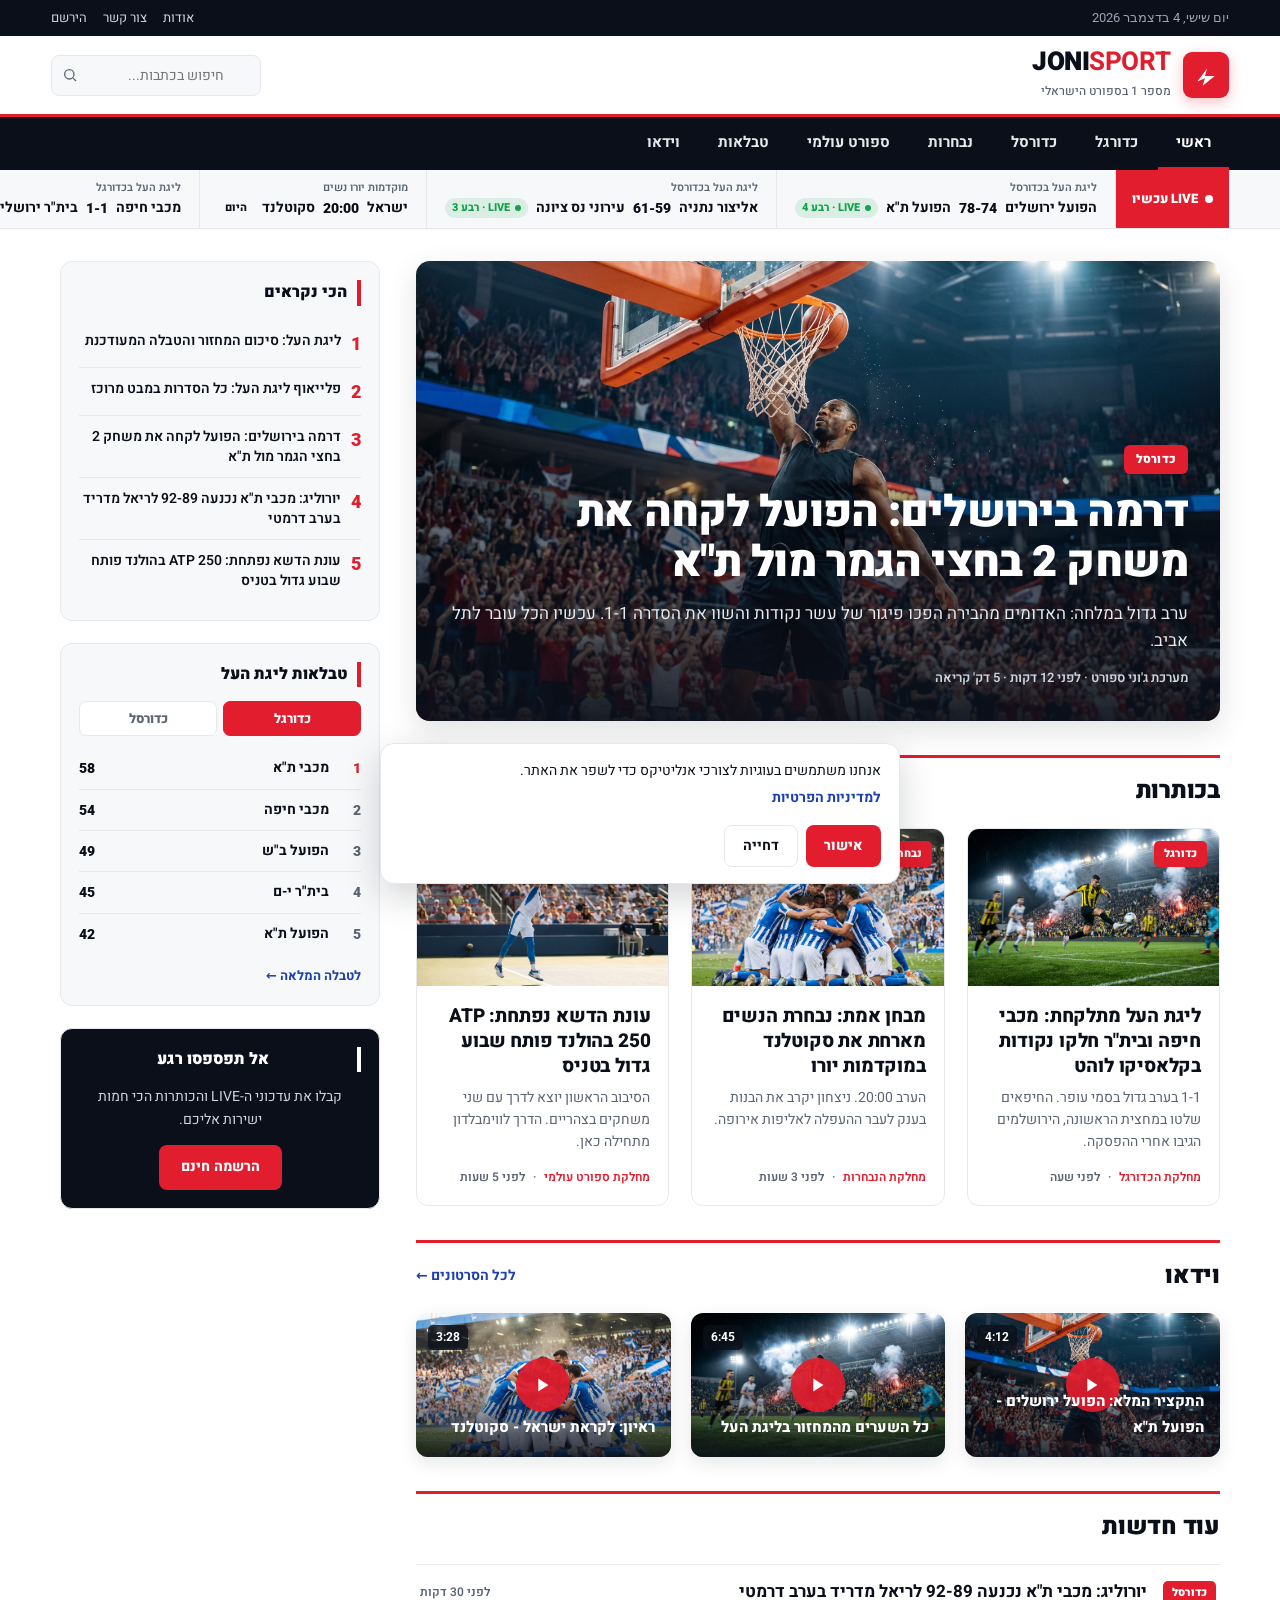
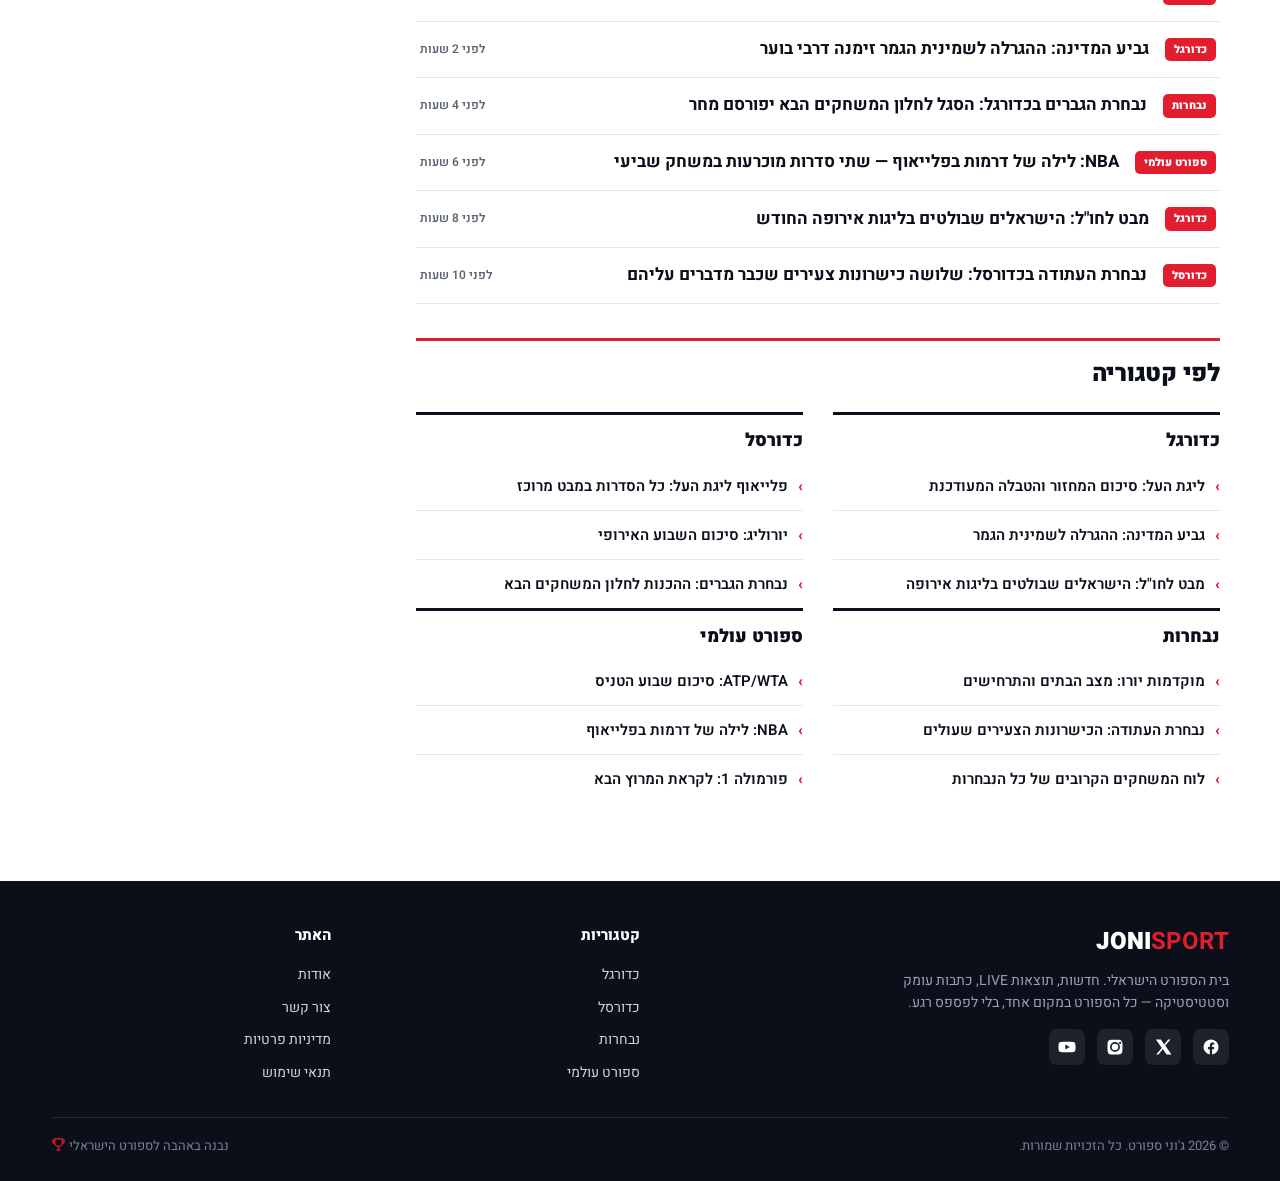
<file: index.html>
<!doctype html><html lang="he" dir="rtl"><head>
<meta charset="utf-8"><meta name="viewport" content="width=device-width,initial-scale=1">
<title>ג&#x27;וני ספורט | מספר 1 בספורט הישראלי</title>
<meta name="description" content="חדשות ספורט ישראלי, תוצאות LIVE, כדורגל, כדורסל, נבחרות וכתבות עומק.">
<link rel="canonical" href="https://avivbk.github.io/joni-sport/">
<meta property="og:type" content="website"><meta property="og:title" content="ג&#x27;וני ספורט | מספר 1 בספורט הישראלי">
<meta property="og:description" content="חדשות ספורט ישראלי, תוצאות LIVE, כדורגל, כדורסל, נבחרות וכתבות עומק."><meta property="og:locale" content="he_IL">
<meta property="og:url" content="https://avivbk.github.io/joni-sport/"><meta property="og:image" content="https://avivbk.github.io/joni-sport/assets/basketball.jpg">
<meta property="og:site_name" content="ג'וני ספורט">
<meta name="twitter:card" content="summary_large_image"><meta name="twitter:title" content="ג&#x27;וני ספורט | מספר 1 בספורט הישראלי">
<meta name="twitter:description" content="חדשות ספורט ישראלי, תוצאות LIVE, כדורגל, כדורסל, נבחרות וכתבות עומק."><meta name="twitter:image" content="https://avivbk.github.io/joni-sport/assets/basketball.jpg">
<meta name="theme-color" content="#E11D2E">
<link rel="icon" href="data:image/svg+xml,%3Csvg xmlns=%27http://www.w3.org/2000/svg%27 viewBox=%270 0 24 24%27%3E%3Crect width=%2724%27 height=%2724%27 rx=%275%27 fill=%27%23E11D2E%27/%3E%3Cpath d=%27M4 18 L13 6 L11 13 L20 13 L9 22 L11 15 Z%27 fill=%27white%27/%3E%3C/svg%3E">
<link rel="preconnect" href="https://fonts.googleapis.com"><link rel="preconnect" href="https://fonts.gstatic.com" crossorigin>
<link href="https://fonts.googleapis.com/css2?family=Heebo:wght@400;500;700;800;900&family=Roboto:wght@400;500;700&display=swap" rel="stylesheet">
<link rel="stylesheet" href="styles.css">
<script type="application/ld+json">{"@context": "https://schema.org", "@type": "NewsMediaOrganization", "name": "ג'וני ספורט", "alternateName": "Joni Sport", "url": "https://avivbk.github.io/joni-sport/", "logo": "https://avivbk.github.io/joni-sport/assets/logo.png", "description": "אתר חדשות הספורט הישראלי — כדורגל, כדורסל, נבחרות, תוצאות LIVE וכתבות עומק.", "inLanguage": "he-IL", "sameAs": []}</script>
<script>window.wbLoadAnalytics=function(){if(window.__wbA)return;window.__wbA=1;var s=document.createElement("script");s.defer=true;s.dataset.domain="avivbk.github.io";s.src="https://plausible.io/js/script.js";document.head.appendChild(s);};</script>
</head><body><div class="topbar"><div class="wrap"><span class="date tab-num" id="todayDate">יום שלישי, 9 ביוני 2026</span><nav><a href="about.html">אודות</a><a href="about.html#contact">צור קשר</a><a href="subscribe.html">הירשם</a></nav></div></div><header class="masthead"><div class="wrap">
<a class="brand" href="index.html"><span class="mark"><svg viewBox="0 0 24 24" fill="none" xmlns="http://www.w3.org/2000/svg"><path d="M4 18 L13 6 L11 13 L20 13 L9 22 L11 15 Z" fill="#fff"/></svg></span>
<span><span class="name">JONI<b>SPORT</b></span><span class="tag">מספר 1 בספורט הישראלי</span></span></a>
<div class="hdr-right">
<div class="searchwrap"><input class="searchbox" id="search" type="search" placeholder="חיפוש בכתבות..." autocomplete="off" aria-label="חיפוש">
<svg width="16" height="16" viewBox="0 0 24 24" fill="none" stroke="currentColor" stroke-width="2"><circle cx="11" cy="11" r="7"/><path d="m21 21-4.3-4.3"/></svg>
<div class="search-results" id="searchResults"></div></div>
<button class="menu-toggle" id="menuToggle" aria-label="תפריט"><svg width="20" height="20" viewBox="0 0 24 24" fill="none" stroke="currentColor" stroke-width="2"><path d="M3 12h18M3 6h18M3 18h18"/></svg></button>
</div></div></header><nav class="mainnav" id="mainnav"><div class="wrap"><a class="active" href="index.html">ראשי</a><a class="" href="category-football.html">כדורגל</a><a class="" href="category-basketball.html">כדורסל</a><a class="" href="category-national.html">נבחרות</a><a class="" href="category-world.html">ספורט עולמי</a><a class="" href="standings.html">טבלאות</a><a class="" href="videos.html">וידאו</a></div></nav><div class="ticker"><div class="wrap"><div class="label"><span class="dot"></span>LIVE עכשיו</div><div class="tick"><span class="comp">ליגת העל בכדורסל</span>
<span class="row"><span>הפועל ירושלים</span><span class="sc tab-num">78-74</span><span>הפועל ת&quot;א</span>
<span class="st LIVE live-dot">LIVE · רבע 4</span></span></div><div class="tick"><span class="comp">ליגת העל בכדורסל</span>
<span class="row"><span>אליצור נתניה</span><span class="sc tab-num">61-59</span><span>עירוני נס ציונה</span>
<span class="st LIVE live-dot">LIVE · רבע 3</span></span></div><div class="tick"><span class="comp">מוקדמות יורו נשים</span>
<span class="row"><span>ישראל</span><span class="sc tab-num">20:00</span><span>סקוטלנד</span>
<span class="st ">היום</span></span></div><div class="tick"><span class="comp">ליגת העל בכדורגל</span>
<span class="row"><span>מכבי חיפה</span><span class="sc tab-num">1-1</span><span>בית&quot;ר ירושלים</span>
<span class="st ">סיום</span></span></div><div class="tick"><span class="comp">ATP 250 הולנד</span>
<span class="row"><span>סיבוב 1</span><span class="sc tab-num">12:00</span><span>2 משחקים</span>
<span class="st ">מחר</span></span></div><div class="tick"><span class="comp">יורוליג</span>
<span class="row"><span>מכבי ת&quot;א</span><span class="sc tab-num">סיום</span><span>ריאל מדריד</span>
<span class="st ">89-92</span></span></div></div></div>
<div class="wrap"><div class="layout">
<main>
<a class="lead" href="article-basketball.html"><img src="assets/basketball.jpg" alt="דרמה בירושלים: הפועל לקחה את משחק 2 בחצי הגמר מול ת&quot;א"><div class="grad"></div>
<div class="meta"><span class="kicker">כדורסל</span><h1>דרמה בירושלים: הפועל לקחה את משחק 2 בחצי הגמר מול ת&quot;א</h1><p>ערב גדול במלחה: האדומים מהבירה הפכו פיגור של עשר נקודות והשוו את הסדרה 1-1. עכשיו הכל עובר לתל אביב.</p>
<div class="by">מערכת ג&#x27;וני ספורט · לפני 12 דקות · 5 דק&#x27; קריאה</div></div></a>

<div class="shead"><h2>בכותרות</h2><a class="more" href="category-football.html">לכל הכתבות ←</a></div>
<div class="grid3"><a class="card" href="article-football.html"><div class="ph"><img src="assets/football.jpg" alt="ליגת העל מתלקחת: מכבי חיפה ובית&quot;ר חלקו נקודות בקלאסיקו לוהט" loading="lazy"><span class="k">כדורגל</span></div>
<div class="b"><h3>ליגת העל מתלקחת: מכבי חיפה ובית&quot;ר חלקו נקודות בקלאסיקו לוהט</h3><p class="ex">1-1 בערב גדול בסמי עופר. החיפאים שלטו במחצית הראשונה, הירושלמים הגיבו אחרי ההפסקה.</p>
<span class="by"><span class="t">מחלקת הכדורגל</span><span>·</span><span>לפני שעה</span></span></div></a><a class="card" href="article-national.html"><div class="ph"><img src="assets/national.jpg" alt="מבחן אמת: נבחרת הנשים מארחת את סקוטלנד במוקדמות יורו" loading="lazy"><span class="k">נבחרות</span></div>
<div class="b"><h3>מבחן אמת: נבחרת הנשים מארחת את סקוטלנד במוקדמות יורו</h3><p class="ex">הערב 20:00. ניצחון יקרב את הבנות בענק לעבר ההעפלה לאליפות אירופה.</p>
<span class="by"><span class="t">מחלקת הנבחרות</span><span>·</span><span>לפני 3 שעות</span></span></div></a><a class="card" href="article-world.html"><div class="ph"><img src="assets/tennis.jpg" alt="עונת הדשא נפתחת: ATP 250 בהולנד פותח שבוע גדול בטניס" loading="lazy"><span class="k">ספורט עולמי</span></div>
<div class="b"><h3>עונת הדשא נפתחת: ATP 250 בהולנד פותח שבוע גדול בטניס</h3><p class="ex">הסיבוב הראשון יוצא לדרך עם שני משחקים בצהריים. הדרך לווימבלדון מתחילה כאן.</p>
<span class="by"><span class="t">מחלקת ספורט עולמי</span><span>·</span><span>לפני 5 שעות</span></span></div></a></div>

<div class="shead"><h2>וידאו</h2><a class="more" href="videos.html">לכל הסרטונים ←</a></div>
<div class="vidgrid"><a class="vid" href="videos.html"><img src="assets/basketball.jpg" alt="התקציר המלא: הפועל ירושלים - הפועל ת&quot;א" loading="lazy"><div class="ov"></div>
<span class="dur tab-num">4:12</span><span class="play"><svg viewBox="0 0 24 24"><path d="M8 5v14l11-7z"/></svg></span>
<div class="vmeta"><span class="vtitle">התקציר המלא: הפועל ירושלים - הפועל ת&quot;א</span></div></a><a class="vid" href="videos.html"><img src="assets/football.jpg" alt="כל השערים מהמחזור בליגת העל" loading="lazy"><div class="ov"></div>
<span class="dur tab-num">6:45</span><span class="play"><svg viewBox="0 0 24 24"><path d="M8 5v14l11-7z"/></svg></span>
<div class="vmeta"><span class="vtitle">כל השערים מהמחזור בליגת העל</span></div></a><a class="vid" href="videos.html"><img src="assets/national.jpg" alt="ראיון: לקראת ישראל - סקוטלנד" loading="lazy"><div class="ov"></div>
<span class="dur tab-num">3:28</span><span class="play"><svg viewBox="0 0 24 24"><path d="M8 5v14l11-7z"/></svg></span>
<div class="vmeta"><span class="vtitle">ראיון: לקראת ישראל - סקוטלנד</span></div></a></div>

<div class="shead"><h2>עוד חדשות</h2></div>
<div class="morelist"><a href="category-basketball.html"><span class="k">כדורסל</span><span class="tt">יורוליג: מכבי ת&quot;א נכנעה 92-89 לריאל מדריד בערב דרמטי</span><span class="tm">לפני 30 דקות</span></a><a href="category-football.html"><span class="k">כדורגל</span><span class="tt">גביע המדינה: ההגרלה לשמינית הגמר זימנה דרבי בוער</span><span class="tm">לפני 2 שעות</span></a><a href="category-national.html"><span class="k">נבחרות</span><span class="tt">נבחרת הגברים בכדורגל: הסגל לחלון המשחקים הבא יפורסם מחר</span><span class="tm">לפני 4 שעות</span></a><a href="category-world.html"><span class="k">ספורט עולמי</span><span class="tt">NBA: לילה של דרמות בפלייאוף — שתי סדרות מוכרעות במשחק שביעי</span><span class="tm">לפני 6 שעות</span></a><a href="category-football.html"><span class="k">כדורגל</span><span class="tt">מבט לחו&quot;ל: הישראלים שבולטים בליגות אירופה החודש</span><span class="tm">לפני 8 שעות</span></a><a href="category-basketball.html"><span class="k">כדורסל</span><span class="tt">נבחרת העתודה בכדורסל: שלושה כישרונות צעירים שכבר מדברים עליהם</span><span class="tm">לפני 10 שעות</span></a></div>

<div id="cats"><div class="shead"><h2>לפי קטגוריה</h2></div><div class="catrow"><div class="catcol"><h4><a href="category-football.html">כדורגל</a></h4><ul><li><a href="article-football.html">ליגת העל: סיכום המחזור והטבלה המעודכנת</a></li><li><a href="category-football.html">גביע המדינה: ההגרלה לשמינית הגמר</a></li><li><a href="category-football.html">מבט לחו&quot;ל: הישראלים שבולטים בליגות אירופה</a></li></ul></div><div class="catcol"><h4><a href="category-basketball.html">כדורסל</a></h4><ul><li><a href="article-basketball.html">פלייאוף ליגת העל: כל הסדרות במבט מרוכז</a></li><li><a href="category-basketball.html">יורוליג: סיכום השבוע האירופי</a></li><li><a href="category-basketball.html">נבחרת הגברים: ההכנות לחלון המשחקים הבא</a></li></ul></div></div><div class="catrow"><div class="catcol"><h4><a href="category-national.html">נבחרות</a></h4><ul><li><a href="article-national.html">מוקדמות יורו: מצב הבתים והתרחישים</a></li><li><a href="category-national.html">נבחרת העתודה: הכישרונות הצעירים שעולים</a></li><li><a href="category-national.html">לוח המשחקים הקרובים של כל הנבחרות</a></li></ul></div><div class="catcol"><h4><a href="category-world.html">ספורט עולמי</a></h4><ul><li><a href="article-world.html">ATP/WTA: סיכום שבוע הטניס</a></li><li><a href="category-world.html">NBA: לילה של דרמות בפלייאוף</a></li><li><a href="category-world.html">פורמולה 1: לקראת המרוץ הבא</a></li></ul></div></div></div>
</main>

<aside class="side">
<div class="box"><h4>הכי נקראים</h4><ul><li><span class="n tab-num">1</span><a href="category-football.html">ליגת העל: סיכום המחזור והטבלה המעודכנת</a></li><li><span class="n tab-num">2</span><a href="category-basketball.html">פלייאוף ליגת העל: כל הסדרות במבט מרוכז</a></li><li><span class="n tab-num">3</span><a href="article-basketball.html">דרמה בירושלים: הפועל לקחה את משחק 2 בחצי הגמר מול ת&quot;א</a></li><li><span class="n tab-num">4</span><a href="category-basketball.html">יורוליג: מכבי ת&quot;א נכנעה 92-89 לריאל מדריד בערב דרמטי</a></li><li><span class="n tab-num">5</span><a href="article-world.html">עונת הדשא נפתחת: ATP 250 בהולנד פותח שבוע גדול בטניס</a></li></ul></div>
<div class="box standings"><h4>טבלאות ליגת העל</h4>
<div class="tabs"><button class="on" data-t="f">כדורגל</button><button data-t="b">כדורסל</button></div>
<div class="tbl on" data-t="f"><div class="r top"><span class="pos tab-num">1</span><span class="tm">מכבי ת&quot;א</span><span class="pt tab-num">58</span></div><div class="r"><span class="pos tab-num">2</span><span class="tm">מכבי חיפה</span><span class="pt tab-num">54</span></div><div class="r"><span class="pos tab-num">3</span><span class="tm">הפועל ב&quot;ש</span><span class="pt tab-num">49</span></div><div class="r"><span class="pos tab-num">4</span><span class="tm">בית&quot;ר י-ם</span><span class="pt tab-num">45</span></div><div class="r"><span class="pos tab-num">5</span><span class="tm">הפועל ת&quot;א</span><span class="pt tab-num">42</span></div></div>
<div class="tbl" data-t="b"><div class="r top"><span class="pos tab-num">1</span><span class="tm">מכבי ת&quot;א</span><span class="pt tab-num">24</span></div><div class="r"><span class="pos tab-num">2</span><span class="tm">הפועל ת&quot;א</span><span class="pt tab-num">22</span></div><div class="r"><span class="pos tab-num">3</span><span class="tm">הפועל ירושלים</span><span class="pt tab-num">21</span></div><div class="r"><span class="pos tab-num">4</span><span class="tm">עירוני נס ציונה</span><span class="pt tab-num">18</span></div><div class="r"><span class="pos tab-num">5</span><span class="tm">אליצור נתניה</span><span class="pt tab-num">16</span></div></div>
<a href="standings.html" style="display:block;margin-top:12px;font-size:13px;color:var(--accent-2);font-weight:700">לטבלה המלאה ←</a></div>
<div class="box" style="background:var(--text);color:#fff;text-align:center">
<h4 style="border-color:#fff;color:#fff">אל תפספסו רגע</h4>
<p style="font-size:14px;color:#cfd5df;margin-bottom:14px;line-height:1.6">קבלו את עדכוני ה-LIVE והכותרות הכי חמות ישירות אליכם.</p>
<a href="subscribe.html" style="display:inline-block;background:var(--accent);color:#fff;font-weight:800;padding:11px 22px;border-radius:8px;font-size:14px">הרשמה חינם</a></div>
</aside>
</div></div>
<footer><div class="wrap"><div class="cols">
<div><div class="name">JONI<b>SPORT</b></div><p style="font-size:14px;max-width:340px;color:#9aa3b2;line-height:1.6">בית הספורט הישראלי. חדשות, תוצאות LIVE, כתבות עומק וסטטיסטיקה — כל הספורט במקום אחד, בלי לפספס רגע.</p><div class="social"><a href="#" aria-label="facebook"><svg viewBox="0 0 24 24"><path d="M22 12a10 10 0 1 0-11.6 9.9v-7H7.9V12h2.5V9.8c0-2.5 1.5-3.9 3.8-3.9 1.1 0 2.2.2 2.2.2v2.5h-1.3c-1.2 0-1.6.8-1.6 1.6V12h2.8l-.4 2.9h-2.4v7A10 10 0 0 0 22 12z"/></svg></a><a href="#" aria-label="twitter"><svg viewBox="0 0 24 24"><path d="M18.9 2H22l-7 8 8.2 12h-6.4l-5-7.3L6 22H2.9l7.5-8.6L2.5 2h6.6l4.5 6.6L18.9 2z"/></svg></a><a href="#" aria-label="instagram"><svg viewBox="0 0 24 24"><path d="M12 2.2c3.2 0 3.6 0 4.9.07 3.3.15 4.8 1.7 5 5 .06 1.3.07 1.6.07 4.8s0 3.5-.07 4.8c-.15 3.3-1.7 4.8-5 5-1.3.06-1.6.07-4.9.07s-3.6 0-4.9-.07c-3.3-.15-4.8-1.7-5-5C2.04 15.6 2 15.2 2 12s0-3.5.07-4.8c.15-3.3 1.7-4.8 5-5C8.4 2.2 8.8 2.2 12 2.2zm0 3.2A6.6 6.6 0 1 0 18.6 12 6.6 6.6 0 0 0 12 5.4zm0 10.9A4.3 4.3 0 1 1 16.3 12 4.3 4.3 0 0 1 12 16.3zM18.8 5a1.55 1.55 0 1 0 1.55 1.55A1.55 1.55 0 0 0 18.8 5z"/></svg></a><a href="#" aria-label="youtube"><svg viewBox="0 0 24 24"><path d="M23 7.5a3 3 0 0 0-2.1-2.1C19 5 12 5 12 5s-7 0-8.9.4A3 3 0 0 0 1 7.5 31 31 0 0 0 .6 12 31 31 0 0 0 1 16.5a3 3 0 0 0 2.1 2.1C5 19 12 19 12 19s7 0 8.9-.4a3 3 0 0 0 2.1-2.1 31 31 0 0 0 .4-4.5 31 31 0 0 0-.4-4.5zM9.7 15.4V8.6l6 3.4z"/></svg></a></div></div>
<div><h5>קטגוריות</h5><a href="category-football.html">כדורגל</a><a href="category-basketball.html">כדורסל</a><a href="category-national.html">נבחרות</a><a href="category-world.html">ספורט עולמי</a></div>
<div><h5>האתר</h5><a href="about.html">אודות</a><a href="about.html#contact">צור קשר</a><a href="privacy.html">מדיניות פרטיות</a><a href="terms.html">תנאי שימוש</a></div>
</div><div class="bot"><span>© 2026 ג'וני ספורט. כל הזכויות שמורות.</span><span>נבנה באהבה לספורט הישראלי <svg width="15" height="15" viewBox="0 0 24 24" fill="none" stroke="#E11D2E" stroke-width="2" style="vertical-align:-2px"><path d="M6 9a6 6 0 0 0 12 0V3H6zM6 5H3v2a3 3 0 0 0 3 3M18 5h3v2a3 3 0 0 1-3 3M9 21h6M12 15v6"/></svg></span></div></div><div id="cookie-bar" role="dialog" aria-live="polite" hidden
 style="position:fixed;inset-inline:16px;bottom:16px;z-index:60;max-width:520px;margin-inline:auto;
 background:#fff;color:var(--text);border:1px solid var(--border);border-radius:14px;
 padding:16px 18px;box-shadow:0 12px 36px rgba(11,15,26,.18);font-size:14px;line-height:1.55">
  <span>אנחנו משתמשים בעוגיות לצורכי אנליטיקס כדי לשפר את האתר. <a href="privacy.html" style="color:var(--accent-2);font-weight:700">למדיניות הפרטיות</a></span>
  <div style="margin-top:12px;display:flex;gap:8px;justify-content:flex-start">
    <button id="cookie-accept" style="background:var(--accent);color:#fff;border:none;border-radius:8px;padding:9px 18px;cursor:pointer;font:inherit;font-weight:800">אישור</button>
    <button id="cookie-decline" style="background:transparent;color:var(--text);border:1px solid var(--border);border-radius:8px;padding:9px 18px;cursor:pointer;font:inherit;font-weight:700">דחייה</button>
  </div>
</div>
<script>(function(){var bar=document.getElementById("cookie-bar");if(!bar)return;
function set(v){try{localStorage.setItem("js-consent",v);}catch(e){}bar.hidden=true;if(v==="granted"&&window.wbLoadAnalytics)window.wbLoadAnalytics();}
var c=null;try{c=localStorage.getItem("js-consent");}catch(e){}
if(!c)bar.hidden=false;else if(c==="granted"&&window.wbLoadAnalytics)window.wbLoadAnalytics();
document.getElementById("cookie-accept").onclick=function(){set("granted");};
document.getElementById("cookie-decline").onclick=function(){set("denied");};})();</script></footer>
<script>window.__JS_INDEX__=[{"t": "דרמה בירושלים: הפועל לקחה את משחק 2 בחצי הגמר מול ת\"א", "u": "article-basketball.html", "c": "כדורסל"}, {"t": "ליגת העל מתלקחת: מכבי חיפה ובית\"ר חלקו נקודות בקלאסיקו לוהט", "u": "article-football.html", "c": "כדורגל"}, {"t": "מבחן אמת: נבחרת הנשים מארחת את סקוטלנד במוקדמות יורו", "u": "article-national.html", "c": "נבחרות"}, {"t": "עונת הדשא נפתחת: ATP 250 בהולנד פותח שבוע גדול בטניס", "u": "article-world.html", "c": "ספורט עולמי"}, {"t": "יורוליג: מכבי ת\"א נכנעה 92-89 לריאל מדריד בערב דרמטי", "u": "index.html", "c": "כדורסל"}, {"t": "גביע המדינה: ההגרלה לשמינית הגמר זימנה דרבי בוער", "u": "index.html", "c": "כדורגל"}, {"t": "נבחרת הגברים בכדורגל: הסגל לחלון המשחקים הבא יפורסם מחר", "u": "index.html", "c": "נבחרות"}, {"t": "NBA: לילה של דרמות בפלייאוף — שתי סדרות מוכרעות במשחק שביעי", "u": "index.html", "c": "ספורט עולמי"}, {"t": "מבט לחו\"ל: הישראלים שבולטים בליגות אירופה החודש", "u": "index.html", "c": "כדורגל"}, {"t": "נבחרת העתודה בכדורסל: שלושה כישרונות צעירים שכבר מדברים עליהם", "u": "index.html", "c": "כדורסל"}];</script>
<script src="app.js"></script>
</body></html>
</file>
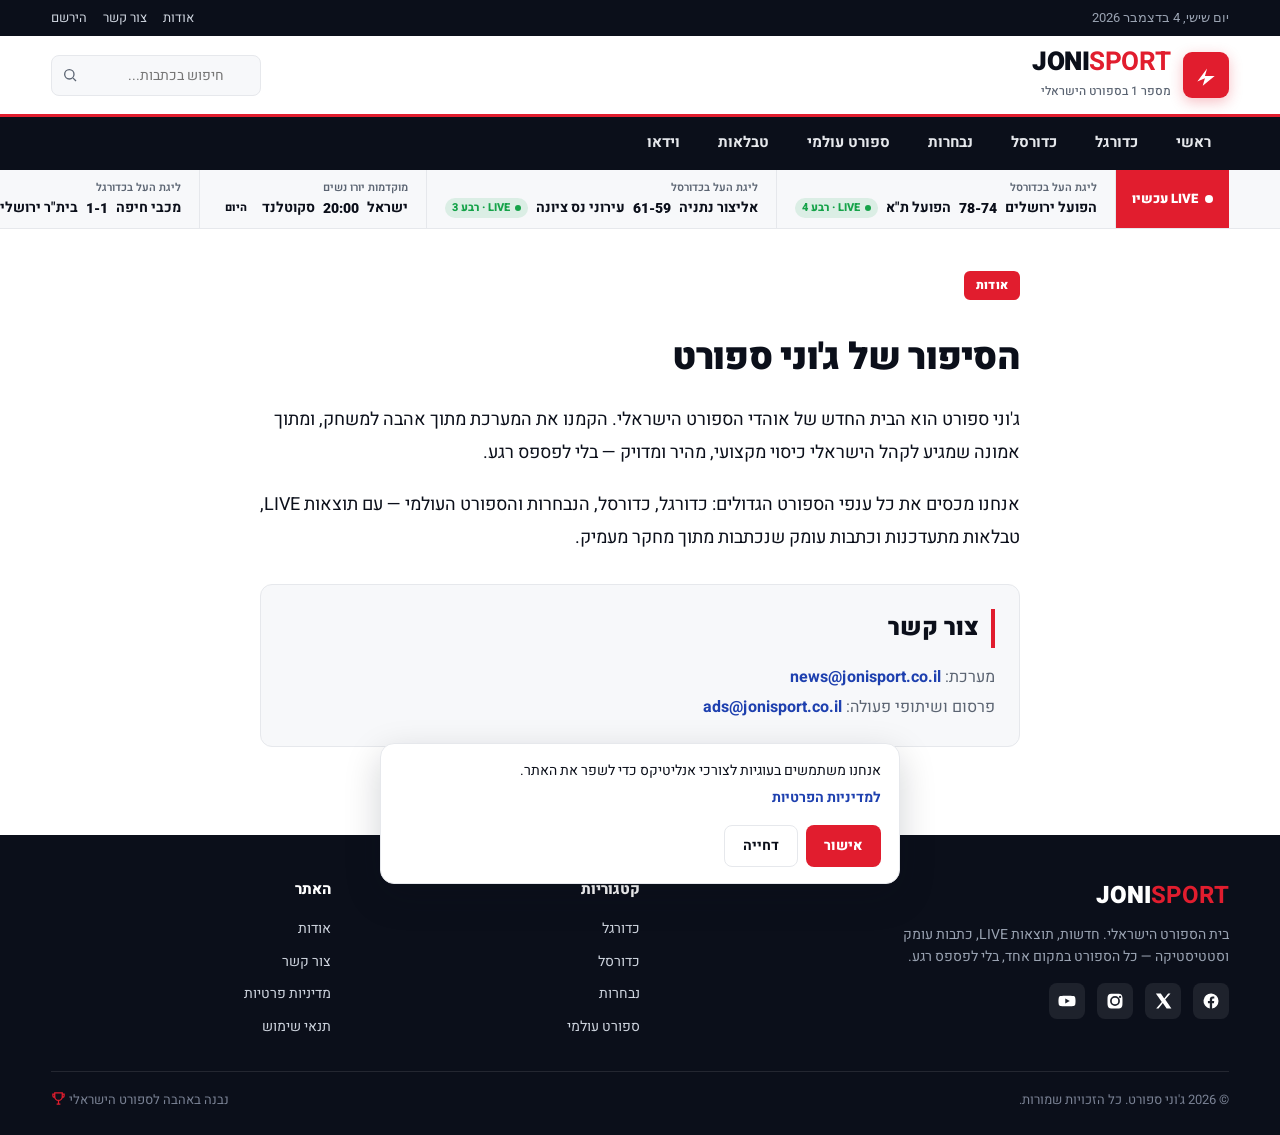
<file: about.html>
<!doctype html><html lang="he" dir="rtl"><head>
<meta charset="utf-8"><meta name="viewport" content="width=device-width,initial-scale=1">
<title>אודות | ג&#x27;וני ספורט</title>
<meta name="description" content="אודות ג&#x27;וני ספורט — הבית של אוהדי הספורט הישראלי.">
<link rel="canonical" href="https://avivbk.github.io/joni-sport/about.html">
<meta property="og:type" content="website"><meta property="og:title" content="אודות | ג&#x27;וני ספורט">
<meta property="og:description" content="אודות ג&#x27;וני ספורט — הבית של אוהדי הספורט הישראלי."><meta property="og:locale" content="he_IL">
<meta property="og:url" content="https://avivbk.github.io/joni-sport/about.html"><meta property="og:image" content="https://avivbk.github.io/joni-sport/assets/basketball.jpg">
<meta property="og:site_name" content="ג'וני ספורט">
<meta name="twitter:card" content="summary_large_image"><meta name="twitter:title" content="אודות | ג&#x27;וני ספורט">
<meta name="twitter:description" content="אודות ג&#x27;וני ספורט — הבית של אוהדי הספורט הישראלי."><meta name="twitter:image" content="https://avivbk.github.io/joni-sport/assets/basketball.jpg">
<meta name="theme-color" content="#E11D2E">
<link rel="icon" href="data:image/svg+xml,%3Csvg xmlns=%27http://www.w3.org/2000/svg%27 viewBox=%270 0 24 24%27%3E%3Crect width=%2724%27 height=%2724%27 rx=%275%27 fill=%27%23E11D2E%27/%3E%3Cpath d=%27M4 18 L13 6 L11 13 L20 13 L9 22 L11 15 Z%27 fill=%27white%27/%3E%3C/svg%3E">
<link rel="preconnect" href="https://fonts.googleapis.com"><link rel="preconnect" href="https://fonts.gstatic.com" crossorigin>
<link href="https://fonts.googleapis.com/css2?family=Heebo:wght@400;500;700;800;900&family=Roboto:wght@400;500;700&display=swap" rel="stylesheet">
<link rel="stylesheet" href="styles.css">
<script type="application/ld+json">{"@context": "https://schema.org", "@type": "NewsMediaOrganization", "name": "ג'וני ספורט", "alternateName": "Joni Sport", "url": "https://avivbk.github.io/joni-sport/", "logo": "https://avivbk.github.io/joni-sport/assets/logo.png", "description": "אתר חדשות הספורט הישראלי — כדורגל, כדורסל, נבחרות, תוצאות LIVE וכתבות עומק.", "inLanguage": "he-IL", "sameAs": []}</script>
<script>window.wbLoadAnalytics=function(){if(window.__wbA)return;window.__wbA=1;var s=document.createElement("script");s.defer=true;s.dataset.domain="avivbk.github.io";s.src="https://plausible.io/js/script.js";document.head.appendChild(s);};</script>
</head><body><div class="topbar"><div class="wrap"><span class="date tab-num" id="todayDate">יום שלישי, 9 ביוני 2026</span><nav><a href="about.html">אודות</a><a href="about.html#contact">צור קשר</a><a href="subscribe.html">הירשם</a></nav></div></div><header class="masthead"><div class="wrap">
<a class="brand" href="index.html"><span class="mark"><svg viewBox="0 0 24 24" fill="none" xmlns="http://www.w3.org/2000/svg"><path d="M4 18 L13 6 L11 13 L20 13 L9 22 L11 15 Z" fill="#fff"/></svg></span>
<span><span class="name">JONI<b>SPORT</b></span><span class="tag">מספר 1 בספורט הישראלי</span></span></a>
<div class="hdr-right">
<div class="searchwrap"><input class="searchbox" id="search" type="search" placeholder="חיפוש בכתבות..." autocomplete="off" aria-label="חיפוש">
<svg width="16" height="16" viewBox="0 0 24 24" fill="none" stroke="currentColor" stroke-width="2"><circle cx="11" cy="11" r="7"/><path d="m21 21-4.3-4.3"/></svg>
<div class="search-results" id="searchResults"></div></div>
<button class="menu-toggle" id="menuToggle" aria-label="תפריט"><svg width="20" height="20" viewBox="0 0 24 24" fill="none" stroke="currentColor" stroke-width="2"><path d="M3 12h18M3 6h18M3 18h18"/></svg></button>
</div></div></header><nav class="mainnav" id="mainnav"><div class="wrap"><a class="" href="index.html">ראשי</a><a class="" href="category-football.html">כדורגל</a><a class="" href="category-basketball.html">כדורסל</a><a class="" href="category-national.html">נבחרות</a><a class="" href="category-world.html">ספורט עולמי</a><a class="" href="standings.html">טבלאות</a><a class="" href="videos.html">וידאו</a></div></nav><div class="ticker"><div class="wrap"><div class="label"><span class="dot"></span>LIVE עכשיו</div><div class="tick"><span class="comp">ליגת העל בכדורסל</span>
<span class="row"><span>הפועל ירושלים</span><span class="sc tab-num">78-74</span><span>הפועל ת&quot;א</span>
<span class="st LIVE live-dot">LIVE · רבע 4</span></span></div><div class="tick"><span class="comp">ליגת העל בכדורסל</span>
<span class="row"><span>אליצור נתניה</span><span class="sc tab-num">61-59</span><span>עירוני נס ציונה</span>
<span class="st LIVE live-dot">LIVE · רבע 3</span></span></div><div class="tick"><span class="comp">מוקדמות יורו נשים</span>
<span class="row"><span>ישראל</span><span class="sc tab-num">20:00</span><span>סקוטלנד</span>
<span class="st ">היום</span></span></div><div class="tick"><span class="comp">ליגת העל בכדורגל</span>
<span class="row"><span>מכבי חיפה</span><span class="sc tab-num">1-1</span><span>בית&quot;ר ירושלים</span>
<span class="st ">סיום</span></span></div><div class="tick"><span class="comp">ATP 250 הולנד</span>
<span class="row"><span>סיבוב 1</span><span class="sc tab-num">12:00</span><span>2 משחקים</span>
<span class="st ">מחר</span></span></div><div class="tick"><span class="comp">יורוליג</span>
<span class="row"><span>מכבי ת&quot;א</span><span class="sc tab-num">סיום</span><span>ריאל מדריד</span>
<span class="st ">89-92</span></span></div></div></div>
<div class="wrap" style="padding:32px 0"><div style="max-width:760px;margin:10px auto">
<span class="kicker">אודות</span>
<h1 style="font-size:2.3rem;font-weight:900;letter-spacing:-.02em;margin:14px 0 16px">הסיפור של ג'וני ספורט</h1>
<p style="font-size:18px;line-height:1.85;margin-bottom:18px">ג'וני ספורט הוא הבית החדש של אוהדי הספורט הישראלי. הקמנו את המערכת מתוך אהבה למשחק, ומתוך אמונה שמגיע לקהל הישראלי כיסוי מקצועי, מהיר ומדויק — בלי לפספס רגע.</p>
<p style="font-size:18px;line-height:1.85;margin-bottom:18px">אנחנו מכסים את כל ענפי הספורט הגדולים: כדורגל, כדורסל, הנבחרות והספורט העולמי — עם תוצאות LIVE, טבלאות מתעדכנות וכתבות עומק שנכתבות מתוך מחקר מעמיק.</p>
<div id="contact" style="background:var(--surface);border:1px solid var(--border);border-radius:12px;padding:24px;margin-top:30px">
<h2 style="font-size:24px;font-weight:900;margin-bottom:14px;border-inline-start:4px solid var(--accent);padding-inline-start:12px">צור קשר</h2>
<p style="font-size:16px;line-height:1.9;color:var(--muted)">מערכת: <a href="mailto:news@jonisport.co.il" style="color:var(--accent-2);font-weight:700">news@jonisport.co.il</a><br>פרסום ושיתופי פעולה: <a href="mailto:ads@jonisport.co.il" style="color:var(--accent-2);font-weight:700">ads@jonisport.co.il</a></p>
</div></div></div>
<footer><div class="wrap"><div class="cols">
<div><div class="name">JONI<b>SPORT</b></div><p style="font-size:14px;max-width:340px;color:#9aa3b2;line-height:1.6">בית הספורט הישראלי. חדשות, תוצאות LIVE, כתבות עומק וסטטיסטיקה — כל הספורט במקום אחד, בלי לפספס רגע.</p><div class="social"><a href="#" aria-label="facebook"><svg viewBox="0 0 24 24"><path d="M22 12a10 10 0 1 0-11.6 9.9v-7H7.9V12h2.5V9.8c0-2.5 1.5-3.9 3.8-3.9 1.1 0 2.2.2 2.2.2v2.5h-1.3c-1.2 0-1.6.8-1.6 1.6V12h2.8l-.4 2.9h-2.4v7A10 10 0 0 0 22 12z"/></svg></a><a href="#" aria-label="twitter"><svg viewBox="0 0 24 24"><path d="M18.9 2H22l-7 8 8.2 12h-6.4l-5-7.3L6 22H2.9l7.5-8.6L2.5 2h6.6l4.5 6.6L18.9 2z"/></svg></a><a href="#" aria-label="instagram"><svg viewBox="0 0 24 24"><path d="M12 2.2c3.2 0 3.6 0 4.9.07 3.3.15 4.8 1.7 5 5 .06 1.3.07 1.6.07 4.8s0 3.5-.07 4.8c-.15 3.3-1.7 4.8-5 5-1.3.06-1.6.07-4.9.07s-3.6 0-4.9-.07c-3.3-.15-4.8-1.7-5-5C2.04 15.6 2 15.2 2 12s0-3.5.07-4.8c.15-3.3 1.7-4.8 5-5C8.4 2.2 8.8 2.2 12 2.2zm0 3.2A6.6 6.6 0 1 0 18.6 12 6.6 6.6 0 0 0 12 5.4zm0 10.9A4.3 4.3 0 1 1 16.3 12 4.3 4.3 0 0 1 12 16.3zM18.8 5a1.55 1.55 0 1 0 1.55 1.55A1.55 1.55 0 0 0 18.8 5z"/></svg></a><a href="#" aria-label="youtube"><svg viewBox="0 0 24 24"><path d="M23 7.5a3 3 0 0 0-2.1-2.1C19 5 12 5 12 5s-7 0-8.9.4A3 3 0 0 0 1 7.5 31 31 0 0 0 .6 12 31 31 0 0 0 1 16.5a3 3 0 0 0 2.1 2.1C5 19 12 19 12 19s7 0 8.9-.4a3 3 0 0 0 2.1-2.1 31 31 0 0 0 .4-4.5 31 31 0 0 0-.4-4.5zM9.7 15.4V8.6l6 3.4z"/></svg></a></div></div>
<div><h5>קטגוריות</h5><a href="category-football.html">כדורגל</a><a href="category-basketball.html">כדורסל</a><a href="category-national.html">נבחרות</a><a href="category-world.html">ספורט עולמי</a></div>
<div><h5>האתר</h5><a href="about.html">אודות</a><a href="about.html#contact">צור קשר</a><a href="privacy.html">מדיניות פרטיות</a><a href="terms.html">תנאי שימוש</a></div>
</div><div class="bot"><span>© 2026 ג'וני ספורט. כל הזכויות שמורות.</span><span>נבנה באהבה לספורט הישראלי <svg width="15" height="15" viewBox="0 0 24 24" fill="none" stroke="#E11D2E" stroke-width="2" style="vertical-align:-2px"><path d="M6 9a6 6 0 0 0 12 0V3H6zM6 5H3v2a3 3 0 0 0 3 3M18 5h3v2a3 3 0 0 1-3 3M9 21h6M12 15v6"/></svg></span></div></div><div id="cookie-bar" role="dialog" aria-live="polite" hidden
 style="position:fixed;inset-inline:16px;bottom:16px;z-index:60;max-width:520px;margin-inline:auto;
 background:#fff;color:var(--text);border:1px solid var(--border);border-radius:14px;
 padding:16px 18px;box-shadow:0 12px 36px rgba(11,15,26,.18);font-size:14px;line-height:1.55">
  <span>אנחנו משתמשים בעוגיות לצורכי אנליטיקס כדי לשפר את האתר. <a href="privacy.html" style="color:var(--accent-2);font-weight:700">למדיניות הפרטיות</a></span>
  <div style="margin-top:12px;display:flex;gap:8px;justify-content:flex-start">
    <button id="cookie-accept" style="background:var(--accent);color:#fff;border:none;border-radius:8px;padding:9px 18px;cursor:pointer;font:inherit;font-weight:800">אישור</button>
    <button id="cookie-decline" style="background:transparent;color:var(--text);border:1px solid var(--border);border-radius:8px;padding:9px 18px;cursor:pointer;font:inherit;font-weight:700">דחייה</button>
  </div>
</div>
<script>(function(){var bar=document.getElementById("cookie-bar");if(!bar)return;
function set(v){try{localStorage.setItem("js-consent",v);}catch(e){}bar.hidden=true;if(v==="granted"&&window.wbLoadAnalytics)window.wbLoadAnalytics();}
var c=null;try{c=localStorage.getItem("js-consent");}catch(e){}
if(!c)bar.hidden=false;else if(c==="granted"&&window.wbLoadAnalytics)window.wbLoadAnalytics();
document.getElementById("cookie-accept").onclick=function(){set("granted");};
document.getElementById("cookie-decline").onclick=function(){set("denied");};})();</script></footer>
<script src="app.js"></script>
</body></html>
</file>
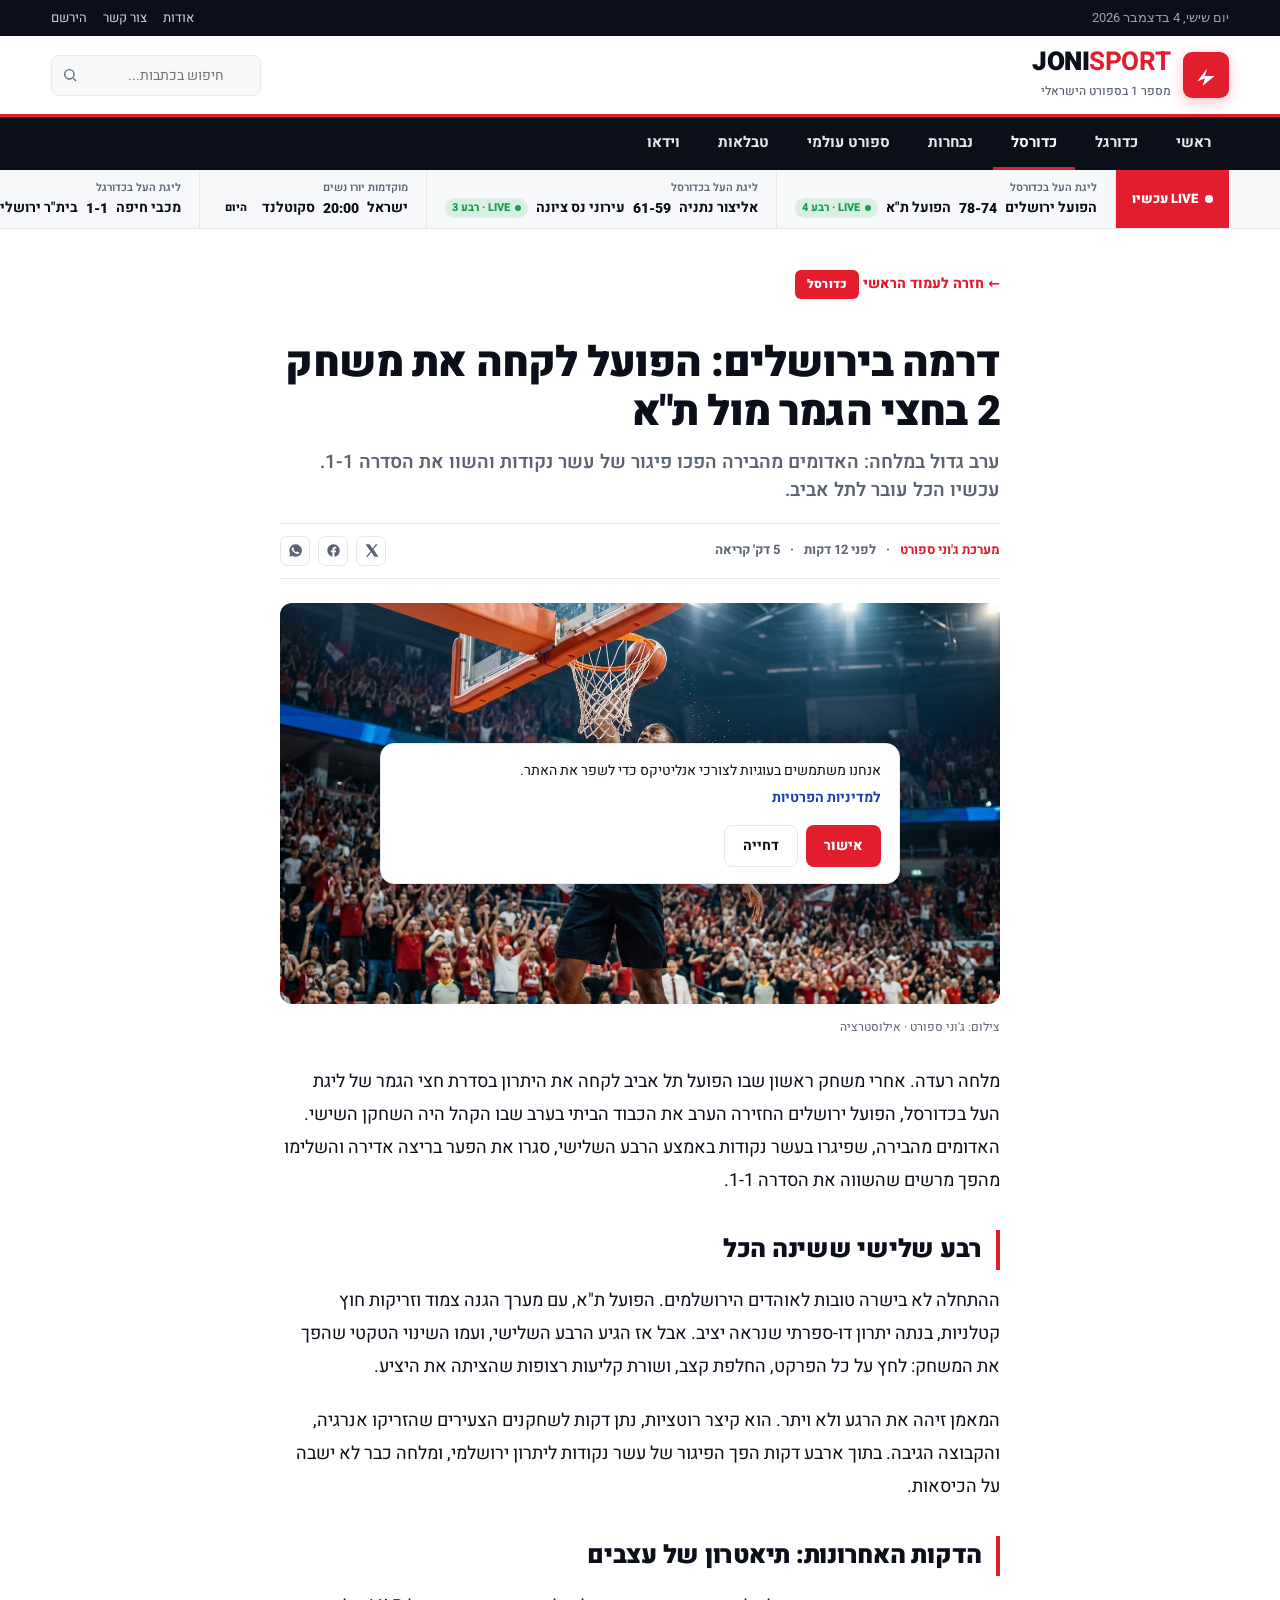
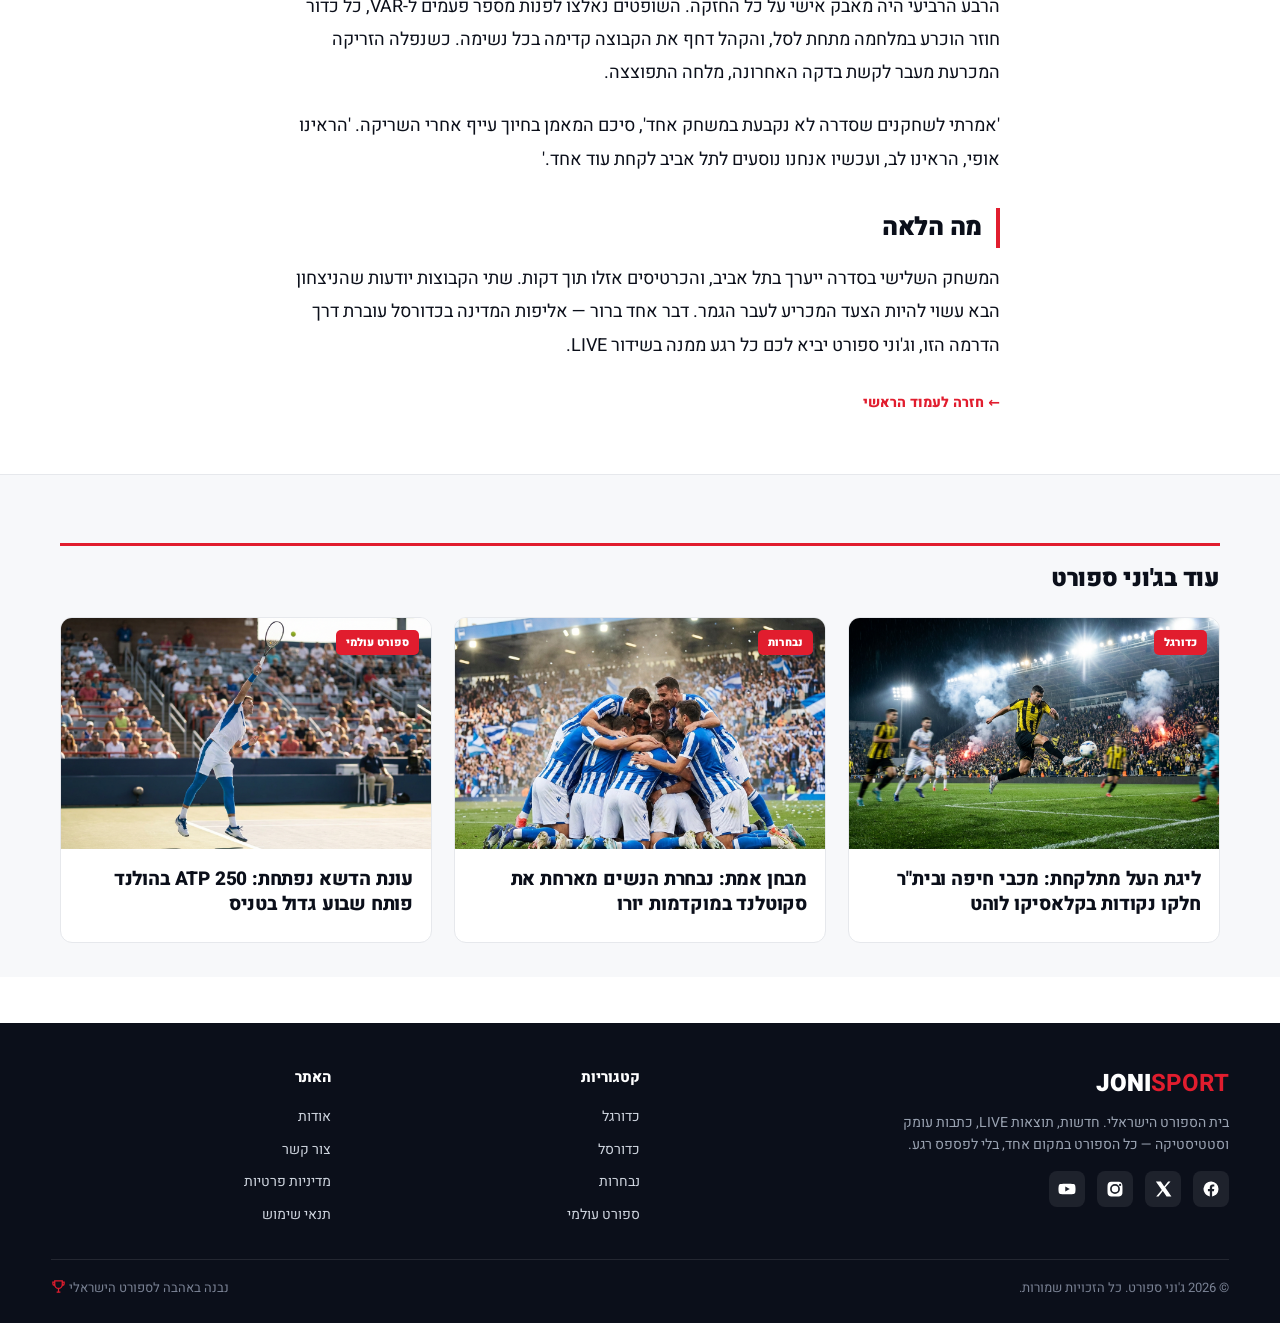
<file: article-basketball.html>
<!doctype html><html lang="he" dir="rtl"><head>
<meta charset="utf-8"><meta name="viewport" content="width=device-width,initial-scale=1">
<title>דרמה בירושלים: הפועל לקחה את משחק 2 בחצי הגמר מול ת&quot;א | ג&#x27;וני ספורט</title>
<meta name="description" content="ערב גדול במלחה: האדומים מהבירה הפכו פיגור של עשר נקודות והשוו את הסדרה 1-1. עכשיו הכל עובר לתל אביב.">
<link rel="canonical" href="https://avivbk.github.io/joni-sport/article-basketball.html">
<meta property="og:type" content="website"><meta property="og:title" content="דרמה בירושלים: הפועל לקחה את משחק 2 בחצי הגמר מול ת&quot;א | ג&#x27;וני ספורט">
<meta property="og:description" content="ערב גדול במלחה: האדומים מהבירה הפכו פיגור של עשר נקודות והשוו את הסדרה 1-1. עכשיו הכל עובר לתל אביב."><meta property="og:locale" content="he_IL">
<meta property="og:url" content="https://avivbk.github.io/joni-sport/article-basketball.html"><meta property="og:image" content="https://avivbk.github.io/joni-sport/assets/basketball.jpg">
<meta property="og:site_name" content="ג'וני ספורט">
<meta name="twitter:card" content="summary_large_image"><meta name="twitter:title" content="דרמה בירושלים: הפועל לקחה את משחק 2 בחצי הגמר מול ת&quot;א | ג&#x27;וני ספורט">
<meta name="twitter:description" content="ערב גדול במלחה: האדומים מהבירה הפכו פיגור של עשר נקודות והשוו את הסדרה 1-1. עכשיו הכל עובר לתל אביב."><meta name="twitter:image" content="https://avivbk.github.io/joni-sport/assets/basketball.jpg">
<meta name="theme-color" content="#E11D2E">
<link rel="icon" href="data:image/svg+xml,%3Csvg xmlns=%27http://www.w3.org/2000/svg%27 viewBox=%270 0 24 24%27%3E%3Crect width=%2724%27 height=%2724%27 rx=%275%27 fill=%27%23E11D2E%27/%3E%3Cpath d=%27M4 18 L13 6 L11 13 L20 13 L9 22 L11 15 Z%27 fill=%27white%27/%3E%3C/svg%3E">
<link rel="preconnect" href="https://fonts.googleapis.com"><link rel="preconnect" href="https://fonts.gstatic.com" crossorigin>
<link href="https://fonts.googleapis.com/css2?family=Heebo:wght@400;500;700;800;900&family=Roboto:wght@400;500;700&display=swap" rel="stylesheet">
<link rel="stylesheet" href="styles.css">
<script type="application/ld+json">{"@context": "https://schema.org", "@type": "NewsMediaOrganization", "name": "ג'וני ספורט", "alternateName": "Joni Sport", "url": "https://avivbk.github.io/joni-sport/", "logo": "https://avivbk.github.io/joni-sport/assets/logo.png", "description": "אתר חדשות הספורט הישראלי — כדורגל, כדורסל, נבחרות, תוצאות LIVE וכתבות עומק.", "inLanguage": "he-IL", "sameAs": []}</script>
<script>window.wbLoadAnalytics=function(){if(window.__wbA)return;window.__wbA=1;var s=document.createElement("script");s.defer=true;s.dataset.domain="avivbk.github.io";s.src="https://plausible.io/js/script.js";document.head.appendChild(s);};</script>
</head><body><div class="topbar"><div class="wrap"><span class="date tab-num" id="todayDate">יום שלישי, 9 ביוני 2026</span><nav><a href="about.html">אודות</a><a href="about.html#contact">צור קשר</a><a href="subscribe.html">הירשם</a></nav></div></div><header class="masthead"><div class="wrap">
<a class="brand" href="index.html"><span class="mark"><svg viewBox="0 0 24 24" fill="none" xmlns="http://www.w3.org/2000/svg"><path d="M4 18 L13 6 L11 13 L20 13 L9 22 L11 15 Z" fill="#fff"/></svg></span>
<span><span class="name">JONI<b>SPORT</b></span><span class="tag">מספר 1 בספורט הישראלי</span></span></a>
<div class="hdr-right">
<div class="searchwrap"><input class="searchbox" id="search" type="search" placeholder="חיפוש בכתבות..." autocomplete="off" aria-label="חיפוש">
<svg width="16" height="16" viewBox="0 0 24 24" fill="none" stroke="currentColor" stroke-width="2"><circle cx="11" cy="11" r="7"/><path d="m21 21-4.3-4.3"/></svg>
<div class="search-results" id="searchResults"></div></div>
<button class="menu-toggle" id="menuToggle" aria-label="תפריט"><svg width="20" height="20" viewBox="0 0 24 24" fill="none" stroke="currentColor" stroke-width="2"><path d="M3 12h18M3 6h18M3 18h18"/></svg></button>
</div></div></header><nav class="mainnav" id="mainnav"><div class="wrap"><a class="" href="index.html">ראשי</a><a class="" href="category-football.html">כדורגל</a><a class="active" href="category-basketball.html">כדורסל</a><a class="" href="category-national.html">נבחרות</a><a class="" href="category-world.html">ספורט עולמי</a><a class="" href="standings.html">טבלאות</a><a class="" href="videos.html">וידאו</a></div></nav><div class="ticker"><div class="wrap"><div class="label"><span class="dot"></span>LIVE עכשיו</div><div class="tick"><span class="comp">ליגת העל בכדורסל</span>
<span class="row"><span>הפועל ירושלים</span><span class="sc tab-num">78-74</span><span>הפועל ת&quot;א</span>
<span class="st LIVE live-dot">LIVE · רבע 4</span></span></div><div class="tick"><span class="comp">ליגת העל בכדורסל</span>
<span class="row"><span>אליצור נתניה</span><span class="sc tab-num">61-59</span><span>עירוני נס ציונה</span>
<span class="st LIVE live-dot">LIVE · רבע 3</span></span></div><div class="tick"><span class="comp">מוקדמות יורו נשים</span>
<span class="row"><span>ישראל</span><span class="sc tab-num">20:00</span><span>סקוטלנד</span>
<span class="st ">היום</span></span></div><div class="tick"><span class="comp">ליגת העל בכדורגל</span>
<span class="row"><span>מכבי חיפה</span><span class="sc tab-num">1-1</span><span>בית&quot;ר ירושלים</span>
<span class="st ">סיום</span></span></div><div class="tick"><span class="comp">ATP 250 הולנד</span>
<span class="row"><span>סיבוב 1</span><span class="sc tab-num">12:00</span><span>2 משחקים</span>
<span class="st ">מחר</span></span></div><div class="tick"><span class="comp">יורוליג</span>
<span class="row"><span>מכבי ת&quot;א</span><span class="sc tab-num">סיום</span><span>ריאל מדריד</span>
<span class="st ">89-92</span></span></div></div></div>
<article class="article">
<a class="back" href="index.html">← חזרה לעמוד הראשי</a>
<span class="kicker">כדורסל</span>
<h1>דרמה בירושלים: הפועל לקחה את משחק 2 בחצי הגמר מול ת&quot;א</h1>
<p class="sub">ערב גדול במלחה: האדומים מהבירה הפכו פיגור של עשר נקודות והשוו את הסדרה 1-1. עכשיו הכל עובר לתל אביב.</p>
<div class="by"><span class="t">מערכת ג&#x27;וני ספורט</span><span>·</span><span>לפני 12 דקות</span> <span>·</span> <span>5 דק&#x27; קריאה</span><span class="share"><a href="https://twitter.com/intent/tweet?text=דרמה בירושלים: הפועל לקחה את משחק 2 בחצי הגמר מול ת&quot;א" target="_blank" rel="noopener" aria-label="שתף ב-X"><svg viewBox="0 0 24 24"><path d="M18.9 2H22l-7 8 8.2 12h-6.4l-5-7.3L6 22H2.9l7.5-8.6L2.5 2h6.6l4.5 6.6L18.9 2z"/></svg></a><a href="https://www.facebook.com/sharer/sharer.php?u=" target="_blank" rel="noopener" aria-label="שתף בפייסבוק"><svg viewBox="0 0 24 24"><path d="M22 12a10 10 0 1 0-11.6 9.9v-7H7.9V12h2.5V9.8c0-2.5 1.5-3.9 3.8-3.9 1.1 0 2.2.2 2.2.2v2.5h-1.3c-1.2 0-1.6.8-1.6 1.6V12h2.8l-.4 2.9h-2.4v7A10 10 0 0 0 22 12z"/></svg></a><a href="https://wa.me/?text=דרמה בירושלים: הפועל לקחה את משחק 2 בחצי הגמר מול ת&quot;א" target="_blank" rel="noopener" aria-label="שתף בוואטסאפ"><svg viewBox="0 0 24 24"><path d="M12 2a10 10 0 0 0-8.6 15l-1.3 4.8 4.9-1.3A10 10 0 1 0 12 2zm5.8 14.2c-.2.7-1.4 1.3-2 1.4-.5.1-1.2.1-1.9-.1-.4-.1-1-.3-1.7-.6-3-1.3-4.9-4.3-5.1-4.5-.1-.2-1.2-1.5-1.2-2.9s.7-2 1-2.3c.2-.3.5-.3.7-.3h.5c.2 0 .4 0 .6.5l.8 1.9c.1.2.1.3 0 .5l-.4.5c-.2.2-.3.4-.1.7.2.3.8 1.3 1.7 2.1 1.2 1 2.1 1.4 2.4 1.5.2.1.4.1.6-.1l.7-.9c.2-.2.4-.2.6-.1l1.8.9c.3.1.4.2.5.3.1.2.1.8-.1 1.5z"/></svg></a></span></div>
<div class="hero"><img src="assets/basketball.jpg" alt="דרמה בירושלים: הפועל לקחה את משחק 2 בחצי הגמר מול ת&quot;א"></div>
<p class="cap">צילום: ג'וני ספורט · אילוסטרציה</p>
<p>מלחה רעדה. אחרי משחק ראשון שבו הפועל תל אביב לקחה את היתרון בסדרת חצי הגמר של ליגת העל בכדורסל, הפועל ירושלים החזירה הערב את הכבוד הביתי בערב שבו הקהל היה השחקן השישי. האדומים מהבירה, שפיגרו בעשר נקודות באמצע הרבע השלישי, סגרו את הפער בריצה אדירה והשלימו מהפך מרשים שהשווה את הסדרה 1-1.</p><h2>רבע שלישי ששינה הכל</h2><p>ההתחלה לא בישרה טובות לאוהדים הירושלמים. הפועל ת&quot;א, עם מערך הגנה צמוד וזריקות חוץ קטלניות, בנתה יתרון דו-ספרתי שנראה יציב. אבל אז הגיע הרבע השלישי, ועמו השינוי הטקטי שהפך את המשחק: לחץ על כל הפרקט, החלפת קצב, ושורת קליעות רצופות שהציתה את היציע.</p><p>המאמן זיהה את הרגע ולא ויתר. הוא קיצר רוטציות, נתן דקות לשחקנים הצעירים שהזריקו אנרגיה, והקבוצה הגיבה. בתוך ארבע דקות הפך הפיגור של עשר נקודות ליתרון ירושלמי, ומלחה כבר לא ישבה על הכיסאות.</p><h2>הדקות האחרונות: תיאטרון של עצבים</h2><p>הרבע הרביעי היה מאבק אישי על כל החזקה. השופטים נאלצו לפנות מספר פעמים ל-VAR, כל כדור חוזר הוכרע במלחמה מתחת לסל, והקהל דחף את הקבוצה קדימה בכל נשימה. כשנפלה הזריקה המכרעת מעבר לקשת בדקה האחרונה, מלחה התפוצצה.</p><p>&#x27;אמרתי לשחקנים שסדרה לא נקבעת במשחק אחד&#x27;, סיכם המאמן בחיוך עייף אחרי השריקה. &#x27;הראינו אופי, הראינו לב, ועכשיו אנחנו נוסעים לתל אביב לקחת עוד אחד.&#x27;</p><h2>מה הלאה</h2><p>המשחק השלישי בסדרה ייערך בתל אביב, והכרטיסים אזלו תוך דקות. שתי הקבוצות יודעות שהניצחון הבא עשוי להיות הצעד המכריע לעבר הגמר. דבר אחד ברור — אליפות המדינה בכדורסל עוברת דרך הדרמה הזו, וג&#x27;וני ספורט יביא לכם כל רגע ממנה בשידור LIVE.</p>
<a class="back" href="index.html">← חזרה לעמוד הראשי</a>
</article>
<div class="related"><div class="wrap"><div class="shead"><h2>עוד בג'וני ספורט</h2></div><div class="grid3"><a class="card" href="article-football.html"><div class="ph"><img src="assets/football.jpg" alt="ליגת העל מתלקחת: מכבי חיפה ובית&quot;ר חלקו נקודות בקלאסיקו לוהט" loading="lazy"><span class="k">כדורגל</span></div><div class="b"><h3>ליגת העל מתלקחת: מכבי חיפה ובית&quot;ר חלקו נקודות בקלאסיקו לוהט</h3></div></a><a class="card" href="article-national.html"><div class="ph"><img src="assets/national.jpg" alt="מבחן אמת: נבחרת הנשים מארחת את סקוטלנד במוקדמות יורו" loading="lazy"><span class="k">נבחרות</span></div><div class="b"><h3>מבחן אמת: נבחרת הנשים מארחת את סקוטלנד במוקדמות יורו</h3></div></a><a class="card" href="article-world.html"><div class="ph"><img src="assets/tennis.jpg" alt="עונת הדשא נפתחת: ATP 250 בהולנד פותח שבוע גדול בטניס" loading="lazy"><span class="k">ספורט עולמי</span></div><div class="b"><h3>עונת הדשא נפתחת: ATP 250 בהולנד פותח שבוע גדול בטניס</h3></div></a></div></div></div>
<footer><div class="wrap"><div class="cols">
<div><div class="name">JONI<b>SPORT</b></div><p style="font-size:14px;max-width:340px;color:#9aa3b2;line-height:1.6">בית הספורט הישראלי. חדשות, תוצאות LIVE, כתבות עומק וסטטיסטיקה — כל הספורט במקום אחד, בלי לפספס רגע.</p><div class="social"><a href="#" aria-label="facebook"><svg viewBox="0 0 24 24"><path d="M22 12a10 10 0 1 0-11.6 9.9v-7H7.9V12h2.5V9.8c0-2.5 1.5-3.9 3.8-3.9 1.1 0 2.2.2 2.2.2v2.5h-1.3c-1.2 0-1.6.8-1.6 1.6V12h2.8l-.4 2.9h-2.4v7A10 10 0 0 0 22 12z"/></svg></a><a href="#" aria-label="twitter"><svg viewBox="0 0 24 24"><path d="M18.9 2H22l-7 8 8.2 12h-6.4l-5-7.3L6 22H2.9l7.5-8.6L2.5 2h6.6l4.5 6.6L18.9 2z"/></svg></a><a href="#" aria-label="instagram"><svg viewBox="0 0 24 24"><path d="M12 2.2c3.2 0 3.6 0 4.9.07 3.3.15 4.8 1.7 5 5 .06 1.3.07 1.6.07 4.8s0 3.5-.07 4.8c-.15 3.3-1.7 4.8-5 5-1.3.06-1.6.07-4.9.07s-3.6 0-4.9-.07c-3.3-.15-4.8-1.7-5-5C2.04 15.6 2 15.2 2 12s0-3.5.07-4.8c.15-3.3 1.7-4.8 5-5C8.4 2.2 8.8 2.2 12 2.2zm0 3.2A6.6 6.6 0 1 0 18.6 12 6.6 6.6 0 0 0 12 5.4zm0 10.9A4.3 4.3 0 1 1 16.3 12 4.3 4.3 0 0 1 12 16.3zM18.8 5a1.55 1.55 0 1 0 1.55 1.55A1.55 1.55 0 0 0 18.8 5z"/></svg></a><a href="#" aria-label="youtube"><svg viewBox="0 0 24 24"><path d="M23 7.5a3 3 0 0 0-2.1-2.1C19 5 12 5 12 5s-7 0-8.9.4A3 3 0 0 0 1 7.5 31 31 0 0 0 .6 12 31 31 0 0 0 1 16.5a3 3 0 0 0 2.1 2.1C5 19 12 19 12 19s7 0 8.9-.4a3 3 0 0 0 2.1-2.1 31 31 0 0 0 .4-4.5 31 31 0 0 0-.4-4.5zM9.7 15.4V8.6l6 3.4z"/></svg></a></div></div>
<div><h5>קטגוריות</h5><a href="category-football.html">כדורגל</a><a href="category-basketball.html">כדורסל</a><a href="category-national.html">נבחרות</a><a href="category-world.html">ספורט עולמי</a></div>
<div><h5>האתר</h5><a href="about.html">אודות</a><a href="about.html#contact">צור קשר</a><a href="privacy.html">מדיניות פרטיות</a><a href="terms.html">תנאי שימוש</a></div>
</div><div class="bot"><span>© 2026 ג'וני ספורט. כל הזכויות שמורות.</span><span>נבנה באהבה לספורט הישראלי <svg width="15" height="15" viewBox="0 0 24 24" fill="none" stroke="#E11D2E" stroke-width="2" style="vertical-align:-2px"><path d="M6 9a6 6 0 0 0 12 0V3H6zM6 5H3v2a3 3 0 0 0 3 3M18 5h3v2a3 3 0 0 1-3 3M9 21h6M12 15v6"/></svg></span></div></div><div id="cookie-bar" role="dialog" aria-live="polite" hidden
 style="position:fixed;inset-inline:16px;bottom:16px;z-index:60;max-width:520px;margin-inline:auto;
 background:#fff;color:var(--text);border:1px solid var(--border);border-radius:14px;
 padding:16px 18px;box-shadow:0 12px 36px rgba(11,15,26,.18);font-size:14px;line-height:1.55">
  <span>אנחנו משתמשים בעוגיות לצורכי אנליטיקס כדי לשפר את האתר. <a href="privacy.html" style="color:var(--accent-2);font-weight:700">למדיניות הפרטיות</a></span>
  <div style="margin-top:12px;display:flex;gap:8px;justify-content:flex-start">
    <button id="cookie-accept" style="background:var(--accent);color:#fff;border:none;border-radius:8px;padding:9px 18px;cursor:pointer;font:inherit;font-weight:800">אישור</button>
    <button id="cookie-decline" style="background:transparent;color:var(--text);border:1px solid var(--border);border-radius:8px;padding:9px 18px;cursor:pointer;font:inherit;font-weight:700">דחייה</button>
  </div>
</div>
<script>(function(){var bar=document.getElementById("cookie-bar");if(!bar)return;
function set(v){try{localStorage.setItem("js-consent",v);}catch(e){}bar.hidden=true;if(v==="granted"&&window.wbLoadAnalytics)window.wbLoadAnalytics();}
var c=null;try{c=localStorage.getItem("js-consent");}catch(e){}
if(!c)bar.hidden=false;else if(c==="granted"&&window.wbLoadAnalytics)window.wbLoadAnalytics();
document.getElementById("cookie-accept").onclick=function(){set("granted");};
document.getElementById("cookie-decline").onclick=function(){set("denied");};})();</script></footer>
<script src="app.js"></script>
</body></html>
</file>
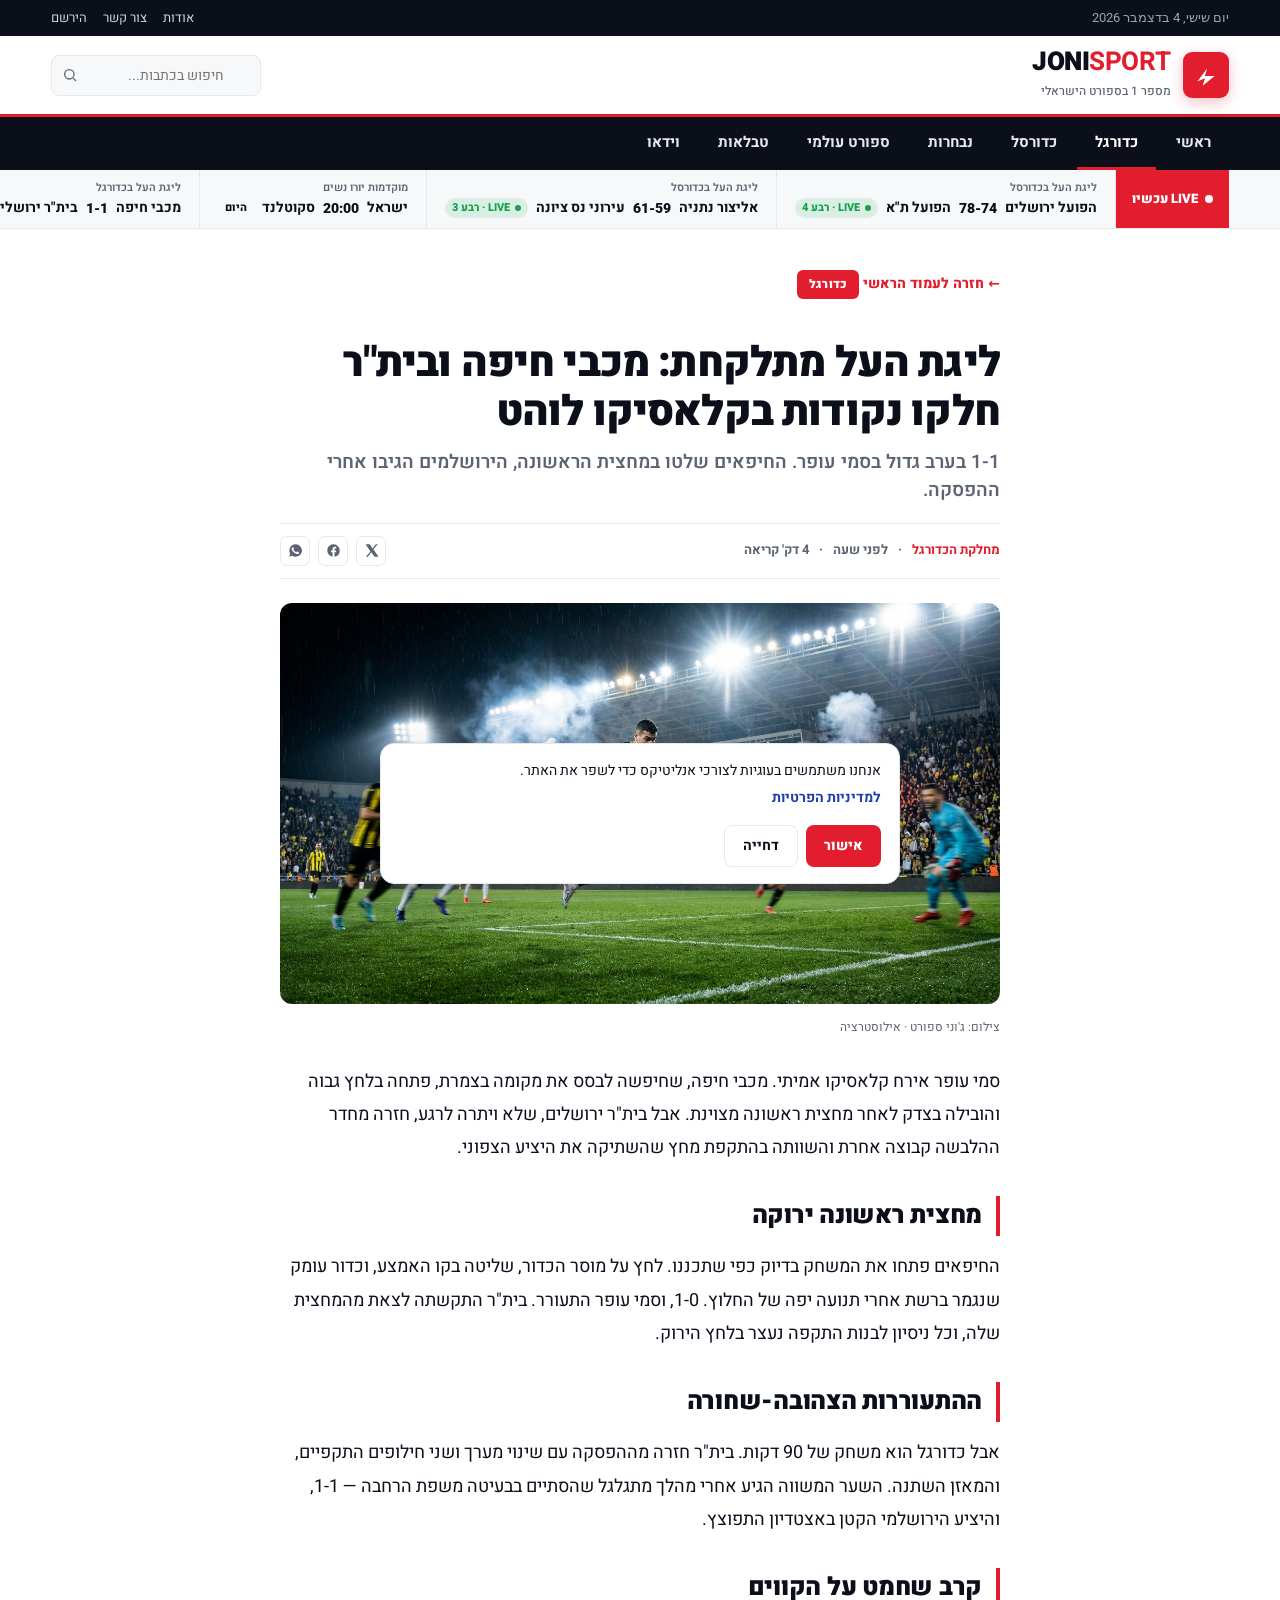
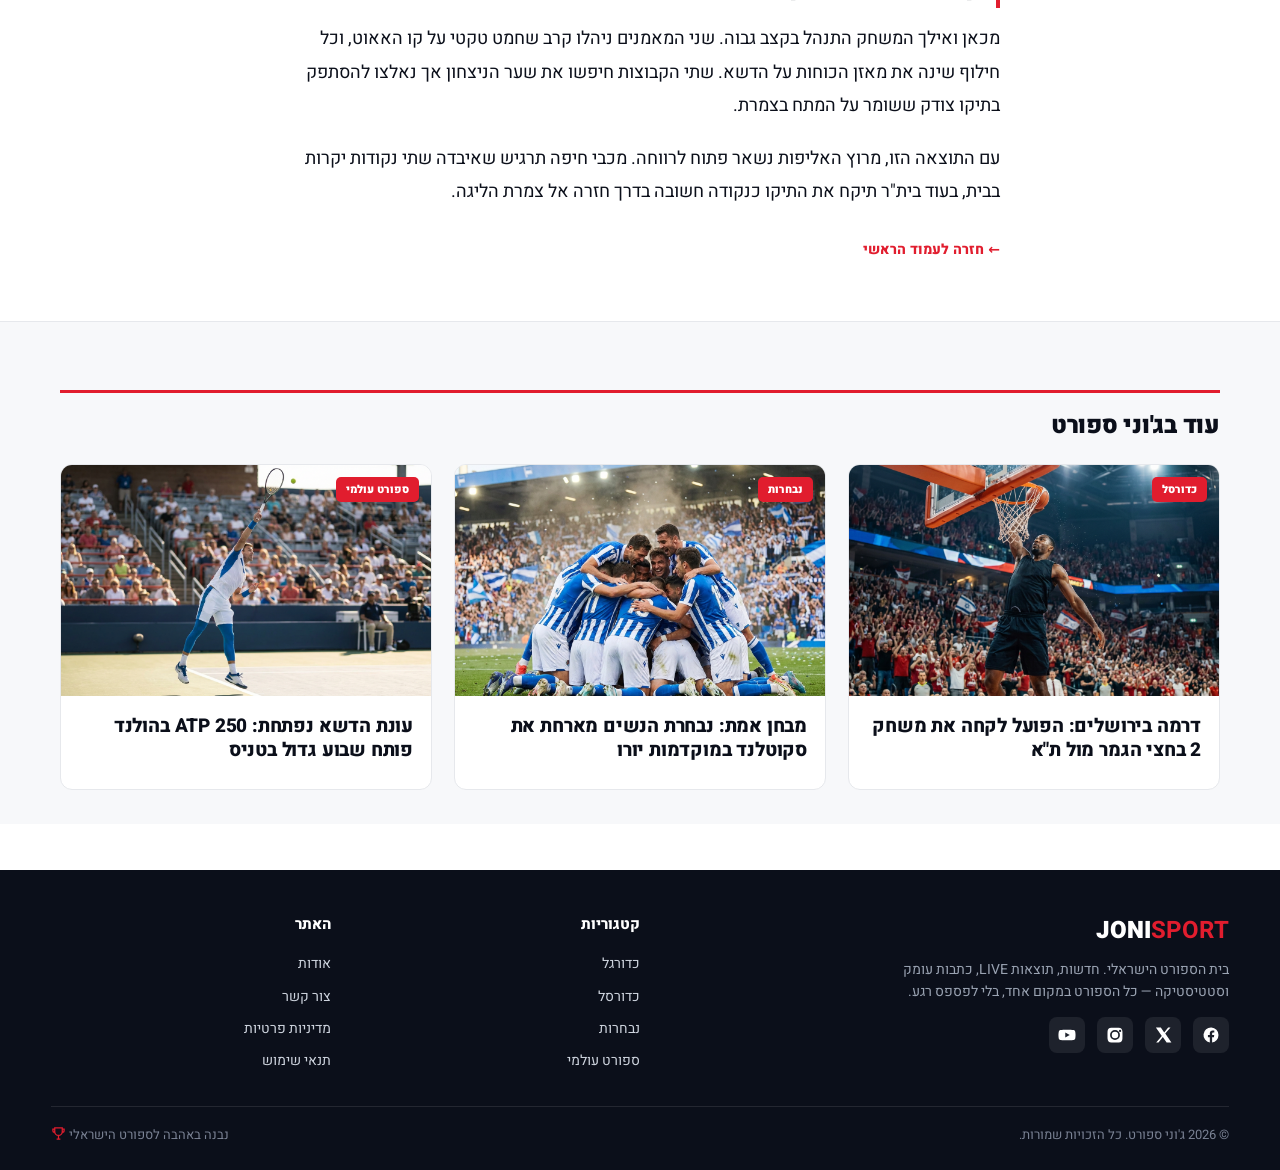
<file: article-football.html>
<!doctype html><html lang="he" dir="rtl"><head>
<meta charset="utf-8"><meta name="viewport" content="width=device-width,initial-scale=1">
<title>ליגת העל מתלקחת: מכבי חיפה ובית&quot;ר חלקו נקודות בקלאסיקו לוהט | ג&#x27;וני ספורט</title>
<meta name="description" content="1-1 בערב גדול בסמי עופר. החיפאים שלטו במחצית הראשונה, הירושלמים הגיבו אחרי ההפסקה.">
<link rel="canonical" href="https://avivbk.github.io/joni-sport/article-football.html">
<meta property="og:type" content="website"><meta property="og:title" content="ליגת העל מתלקחת: מכבי חיפה ובית&quot;ר חלקו נקודות בקלאסיקו לוהט | ג&#x27;וני ספורט">
<meta property="og:description" content="1-1 בערב גדול בסמי עופר. החיפאים שלטו במחצית הראשונה, הירושלמים הגיבו אחרי ההפסקה."><meta property="og:locale" content="he_IL">
<meta property="og:url" content="https://avivbk.github.io/joni-sport/article-football.html"><meta property="og:image" content="https://avivbk.github.io/joni-sport/assets/basketball.jpg">
<meta property="og:site_name" content="ג'וני ספורט">
<meta name="twitter:card" content="summary_large_image"><meta name="twitter:title" content="ליגת העל מתלקחת: מכבי חיפה ובית&quot;ר חלקו נקודות בקלאסיקו לוהט | ג&#x27;וני ספורט">
<meta name="twitter:description" content="1-1 בערב גדול בסמי עופר. החיפאים שלטו במחצית הראשונה, הירושלמים הגיבו אחרי ההפסקה."><meta name="twitter:image" content="https://avivbk.github.io/joni-sport/assets/basketball.jpg">
<meta name="theme-color" content="#E11D2E">
<link rel="icon" href="data:image/svg+xml,%3Csvg xmlns=%27http://www.w3.org/2000/svg%27 viewBox=%270 0 24 24%27%3E%3Crect width=%2724%27 height=%2724%27 rx=%275%27 fill=%27%23E11D2E%27/%3E%3Cpath d=%27M4 18 L13 6 L11 13 L20 13 L9 22 L11 15 Z%27 fill=%27white%27/%3E%3C/svg%3E">
<link rel="preconnect" href="https://fonts.googleapis.com"><link rel="preconnect" href="https://fonts.gstatic.com" crossorigin>
<link href="https://fonts.googleapis.com/css2?family=Heebo:wght@400;500;700;800;900&family=Roboto:wght@400;500;700&display=swap" rel="stylesheet">
<link rel="stylesheet" href="styles.css">
<script type="application/ld+json">{"@context": "https://schema.org", "@type": "NewsMediaOrganization", "name": "ג'וני ספורט", "alternateName": "Joni Sport", "url": "https://avivbk.github.io/joni-sport/", "logo": "https://avivbk.github.io/joni-sport/assets/logo.png", "description": "אתר חדשות הספורט הישראלי — כדורגל, כדורסל, נבחרות, תוצאות LIVE וכתבות עומק.", "inLanguage": "he-IL", "sameAs": []}</script>
<script>window.wbLoadAnalytics=function(){if(window.__wbA)return;window.__wbA=1;var s=document.createElement("script");s.defer=true;s.dataset.domain="avivbk.github.io";s.src="https://plausible.io/js/script.js";document.head.appendChild(s);};</script>
</head><body><div class="topbar"><div class="wrap"><span class="date tab-num" id="todayDate">יום שלישי, 9 ביוני 2026</span><nav><a href="about.html">אודות</a><a href="about.html#contact">צור קשר</a><a href="subscribe.html">הירשם</a></nav></div></div><header class="masthead"><div class="wrap">
<a class="brand" href="index.html"><span class="mark"><svg viewBox="0 0 24 24" fill="none" xmlns="http://www.w3.org/2000/svg"><path d="M4 18 L13 6 L11 13 L20 13 L9 22 L11 15 Z" fill="#fff"/></svg></span>
<span><span class="name">JONI<b>SPORT</b></span><span class="tag">מספר 1 בספורט הישראלי</span></span></a>
<div class="hdr-right">
<div class="searchwrap"><input class="searchbox" id="search" type="search" placeholder="חיפוש בכתבות..." autocomplete="off" aria-label="חיפוש">
<svg width="16" height="16" viewBox="0 0 24 24" fill="none" stroke="currentColor" stroke-width="2"><circle cx="11" cy="11" r="7"/><path d="m21 21-4.3-4.3"/></svg>
<div class="search-results" id="searchResults"></div></div>
<button class="menu-toggle" id="menuToggle" aria-label="תפריט"><svg width="20" height="20" viewBox="0 0 24 24" fill="none" stroke="currentColor" stroke-width="2"><path d="M3 12h18M3 6h18M3 18h18"/></svg></button>
</div></div></header><nav class="mainnav" id="mainnav"><div class="wrap"><a class="" href="index.html">ראשי</a><a class="active" href="category-football.html">כדורגל</a><a class="" href="category-basketball.html">כדורסל</a><a class="" href="category-national.html">נבחרות</a><a class="" href="category-world.html">ספורט עולמי</a><a class="" href="standings.html">טבלאות</a><a class="" href="videos.html">וידאו</a></div></nav><div class="ticker"><div class="wrap"><div class="label"><span class="dot"></span>LIVE עכשיו</div><div class="tick"><span class="comp">ליגת העל בכדורסל</span>
<span class="row"><span>הפועל ירושלים</span><span class="sc tab-num">78-74</span><span>הפועל ת&quot;א</span>
<span class="st LIVE live-dot">LIVE · רבע 4</span></span></div><div class="tick"><span class="comp">ליגת העל בכדורסל</span>
<span class="row"><span>אליצור נתניה</span><span class="sc tab-num">61-59</span><span>עירוני נס ציונה</span>
<span class="st LIVE live-dot">LIVE · רבע 3</span></span></div><div class="tick"><span class="comp">מוקדמות יורו נשים</span>
<span class="row"><span>ישראל</span><span class="sc tab-num">20:00</span><span>סקוטלנד</span>
<span class="st ">היום</span></span></div><div class="tick"><span class="comp">ליגת העל בכדורגל</span>
<span class="row"><span>מכבי חיפה</span><span class="sc tab-num">1-1</span><span>בית&quot;ר ירושלים</span>
<span class="st ">סיום</span></span></div><div class="tick"><span class="comp">ATP 250 הולנד</span>
<span class="row"><span>סיבוב 1</span><span class="sc tab-num">12:00</span><span>2 משחקים</span>
<span class="st ">מחר</span></span></div><div class="tick"><span class="comp">יורוליג</span>
<span class="row"><span>מכבי ת&quot;א</span><span class="sc tab-num">סיום</span><span>ריאל מדריד</span>
<span class="st ">89-92</span></span></div></div></div>
<article class="article">
<a class="back" href="index.html">← חזרה לעמוד הראשי</a>
<span class="kicker">כדורגל</span>
<h1>ליגת העל מתלקחת: מכבי חיפה ובית&quot;ר חלקו נקודות בקלאסיקו לוהט</h1>
<p class="sub">1-1 בערב גדול בסמי עופר. החיפאים שלטו במחצית הראשונה, הירושלמים הגיבו אחרי ההפסקה.</p>
<div class="by"><span class="t">מחלקת הכדורגל</span><span>·</span><span>לפני שעה</span> <span>·</span> <span>4 דק&#x27; קריאה</span><span class="share"><a href="https://twitter.com/intent/tweet?text=ליגת העל מתלקחת: מכבי חיפה ובית&quot;ר חלקו נקודות בקלאסיקו לוהט" target="_blank" rel="noopener" aria-label="שתף ב-X"><svg viewBox="0 0 24 24"><path d="M18.9 2H22l-7 8 8.2 12h-6.4l-5-7.3L6 22H2.9l7.5-8.6L2.5 2h6.6l4.5 6.6L18.9 2z"/></svg></a><a href="https://www.facebook.com/sharer/sharer.php?u=" target="_blank" rel="noopener" aria-label="שתף בפייסבוק"><svg viewBox="0 0 24 24"><path d="M22 12a10 10 0 1 0-11.6 9.9v-7H7.9V12h2.5V9.8c0-2.5 1.5-3.9 3.8-3.9 1.1 0 2.2.2 2.2.2v2.5h-1.3c-1.2 0-1.6.8-1.6 1.6V12h2.8l-.4 2.9h-2.4v7A10 10 0 0 0 22 12z"/></svg></a><a href="https://wa.me/?text=ליגת העל מתלקחת: מכבי חיפה ובית&quot;ר חלקו נקודות בקלאסיקו לוהט" target="_blank" rel="noopener" aria-label="שתף בוואטסאפ"><svg viewBox="0 0 24 24"><path d="M12 2a10 10 0 0 0-8.6 15l-1.3 4.8 4.9-1.3A10 10 0 1 0 12 2zm5.8 14.2c-.2.7-1.4 1.3-2 1.4-.5.1-1.2.1-1.9-.1-.4-.1-1-.3-1.7-.6-3-1.3-4.9-4.3-5.1-4.5-.1-.2-1.2-1.5-1.2-2.9s.7-2 1-2.3c.2-.3.5-.3.7-.3h.5c.2 0 .4 0 .6.5l.8 1.9c.1.2.1.3 0 .5l-.4.5c-.2.2-.3.4-.1.7.2.3.8 1.3 1.7 2.1 1.2 1 2.1 1.4 2.4 1.5.2.1.4.1.6-.1l.7-.9c.2-.2.4-.2.6-.1l1.8.9c.3.1.4.2.5.3.1.2.1.8-.1 1.5z"/></svg></a></span></div>
<div class="hero"><img src="assets/football.jpg" alt="ליגת העל מתלקחת: מכבי חיפה ובית&quot;ר חלקו נקודות בקלאסיקו לוהט"></div>
<p class="cap">צילום: ג'וני ספורט · אילוסטרציה</p>
<p>סמי עופר אירח קלאסיקו אמיתי. מכבי חיפה, שחיפשה לבסס את מקומה בצמרת, פתחה בלחץ גבוה והובילה בצדק לאחר מחצית ראשונה מצוינת. אבל בית&quot;ר ירושלים, שלא ויתרה לרגע, חזרה מחדר ההלבשה קבוצה אחרת והשוותה בהתקפת מחץ שהשתיקה את היציע הצפוני.</p><h2>מחצית ראשונה ירוקה</h2><p>החיפאים פתחו את המשחק בדיוק כפי שתכננו. לחץ על מוסר הכדור, שליטה בקו האמצע, וכדור עומק שנגמר ברשת אחרי תנועה יפה של החלוץ. 1-0, וסמי עופר התעורר. בית&quot;ר התקשתה לצאת מהמחצית שלה, וכל ניסיון לבנות התקפה נעצר בלחץ הירוק.</p><h2>ההתעוררות הצהובה-שחורה</h2><p>אבל כדורגל הוא משחק של 90 דקות. בית&quot;ר חזרה מההפסקה עם שינוי מערך ושני חילופים התקפיים, והמאזן השתנה. השער המשווה הגיע אחרי מהלך מתגלגל שהסתיים בבעיטה משפת הרחבה — 1-1, והיציע הירושלמי הקטן באצטדיון התפוצץ.</p><h2>קרב שחמט על הקווים</h2><p>מכאן ואילך המשחק התנהל בקצב גבוה. שני המאמנים ניהלו קרב שחמט טקטי על קו האאוט, וכל חילוף שינה את מאזן הכוחות על הדשא. שתי הקבוצות חיפשו את שער הניצחון אך נאלצו להסתפק בתיקו צודק ששומר על המתח בצמרת.</p><p>עם התוצאה הזו, מרוץ האליפות נשאר פתוח לרווחה. מכבי חיפה תרגיש שאיבדה שתי נקודות יקרות בבית, בעוד בית&quot;ר תיקח את התיקו כנקודה חשובה בדרך חזרה אל צמרת הליגה.</p>
<a class="back" href="index.html">← חזרה לעמוד הראשי</a>
</article>
<div class="related"><div class="wrap"><div class="shead"><h2>עוד בג'וני ספורט</h2></div><div class="grid3"><a class="card" href="article-basketball.html"><div class="ph"><img src="assets/basketball.jpg" alt="דרמה בירושלים: הפועל לקחה את משחק 2 בחצי הגמר מול ת&quot;א" loading="lazy"><span class="k">כדורסל</span></div><div class="b"><h3>דרמה בירושלים: הפועל לקחה את משחק 2 בחצי הגמר מול ת&quot;א</h3></div></a><a class="card" href="article-national.html"><div class="ph"><img src="assets/national.jpg" alt="מבחן אמת: נבחרת הנשים מארחת את סקוטלנד במוקדמות יורו" loading="lazy"><span class="k">נבחרות</span></div><div class="b"><h3>מבחן אמת: נבחרת הנשים מארחת את סקוטלנד במוקדמות יורו</h3></div></a><a class="card" href="article-world.html"><div class="ph"><img src="assets/tennis.jpg" alt="עונת הדשא נפתחת: ATP 250 בהולנד פותח שבוע גדול בטניס" loading="lazy"><span class="k">ספורט עולמי</span></div><div class="b"><h3>עונת הדשא נפתחת: ATP 250 בהולנד פותח שבוע גדול בטניס</h3></div></a></div></div></div>
<footer><div class="wrap"><div class="cols">
<div><div class="name">JONI<b>SPORT</b></div><p style="font-size:14px;max-width:340px;color:#9aa3b2;line-height:1.6">בית הספורט הישראלי. חדשות, תוצאות LIVE, כתבות עומק וסטטיסטיקה — כל הספורט במקום אחד, בלי לפספס רגע.</p><div class="social"><a href="#" aria-label="facebook"><svg viewBox="0 0 24 24"><path d="M22 12a10 10 0 1 0-11.6 9.9v-7H7.9V12h2.5V9.8c0-2.5 1.5-3.9 3.8-3.9 1.1 0 2.2.2 2.2.2v2.5h-1.3c-1.2 0-1.6.8-1.6 1.6V12h2.8l-.4 2.9h-2.4v7A10 10 0 0 0 22 12z"/></svg></a><a href="#" aria-label="twitter"><svg viewBox="0 0 24 24"><path d="M18.9 2H22l-7 8 8.2 12h-6.4l-5-7.3L6 22H2.9l7.5-8.6L2.5 2h6.6l4.5 6.6L18.9 2z"/></svg></a><a href="#" aria-label="instagram"><svg viewBox="0 0 24 24"><path d="M12 2.2c3.2 0 3.6 0 4.9.07 3.3.15 4.8 1.7 5 5 .06 1.3.07 1.6.07 4.8s0 3.5-.07 4.8c-.15 3.3-1.7 4.8-5 5-1.3.06-1.6.07-4.9.07s-3.6 0-4.9-.07c-3.3-.15-4.8-1.7-5-5C2.04 15.6 2 15.2 2 12s0-3.5.07-4.8c.15-3.3 1.7-4.8 5-5C8.4 2.2 8.8 2.2 12 2.2zm0 3.2A6.6 6.6 0 1 0 18.6 12 6.6 6.6 0 0 0 12 5.4zm0 10.9A4.3 4.3 0 1 1 16.3 12 4.3 4.3 0 0 1 12 16.3zM18.8 5a1.55 1.55 0 1 0 1.55 1.55A1.55 1.55 0 0 0 18.8 5z"/></svg></a><a href="#" aria-label="youtube"><svg viewBox="0 0 24 24"><path d="M23 7.5a3 3 0 0 0-2.1-2.1C19 5 12 5 12 5s-7 0-8.9.4A3 3 0 0 0 1 7.5 31 31 0 0 0 .6 12 31 31 0 0 0 1 16.5a3 3 0 0 0 2.1 2.1C5 19 12 19 12 19s7 0 8.9-.4a3 3 0 0 0 2.1-2.1 31 31 0 0 0 .4-4.5 31 31 0 0 0-.4-4.5zM9.7 15.4V8.6l6 3.4z"/></svg></a></div></div>
<div><h5>קטגוריות</h5><a href="category-football.html">כדורגל</a><a href="category-basketball.html">כדורסל</a><a href="category-national.html">נבחרות</a><a href="category-world.html">ספורט עולמי</a></div>
<div><h5>האתר</h5><a href="about.html">אודות</a><a href="about.html#contact">צור קשר</a><a href="privacy.html">מדיניות פרטיות</a><a href="terms.html">תנאי שימוש</a></div>
</div><div class="bot"><span>© 2026 ג'וני ספורט. כל הזכויות שמורות.</span><span>נבנה באהבה לספורט הישראלי <svg width="15" height="15" viewBox="0 0 24 24" fill="none" stroke="#E11D2E" stroke-width="2" style="vertical-align:-2px"><path d="M6 9a6 6 0 0 0 12 0V3H6zM6 5H3v2a3 3 0 0 0 3 3M18 5h3v2a3 3 0 0 1-3 3M9 21h6M12 15v6"/></svg></span></div></div><div id="cookie-bar" role="dialog" aria-live="polite" hidden
 style="position:fixed;inset-inline:16px;bottom:16px;z-index:60;max-width:520px;margin-inline:auto;
 background:#fff;color:var(--text);border:1px solid var(--border);border-radius:14px;
 padding:16px 18px;box-shadow:0 12px 36px rgba(11,15,26,.18);font-size:14px;line-height:1.55">
  <span>אנחנו משתמשים בעוגיות לצורכי אנליטיקס כדי לשפר את האתר. <a href="privacy.html" style="color:var(--accent-2);font-weight:700">למדיניות הפרטיות</a></span>
  <div style="margin-top:12px;display:flex;gap:8px;justify-content:flex-start">
    <button id="cookie-accept" style="background:var(--accent);color:#fff;border:none;border-radius:8px;padding:9px 18px;cursor:pointer;font:inherit;font-weight:800">אישור</button>
    <button id="cookie-decline" style="background:transparent;color:var(--text);border:1px solid var(--border);border-radius:8px;padding:9px 18px;cursor:pointer;font:inherit;font-weight:700">דחייה</button>
  </div>
</div>
<script>(function(){var bar=document.getElementById("cookie-bar");if(!bar)return;
function set(v){try{localStorage.setItem("js-consent",v);}catch(e){}bar.hidden=true;if(v==="granted"&&window.wbLoadAnalytics)window.wbLoadAnalytics();}
var c=null;try{c=localStorage.getItem("js-consent");}catch(e){}
if(!c)bar.hidden=false;else if(c==="granted"&&window.wbLoadAnalytics)window.wbLoadAnalytics();
document.getElementById("cookie-accept").onclick=function(){set("granted");};
document.getElementById("cookie-decline").onclick=function(){set("denied");};})();</script></footer>
<script src="app.js"></script>
</body></html>
</file>
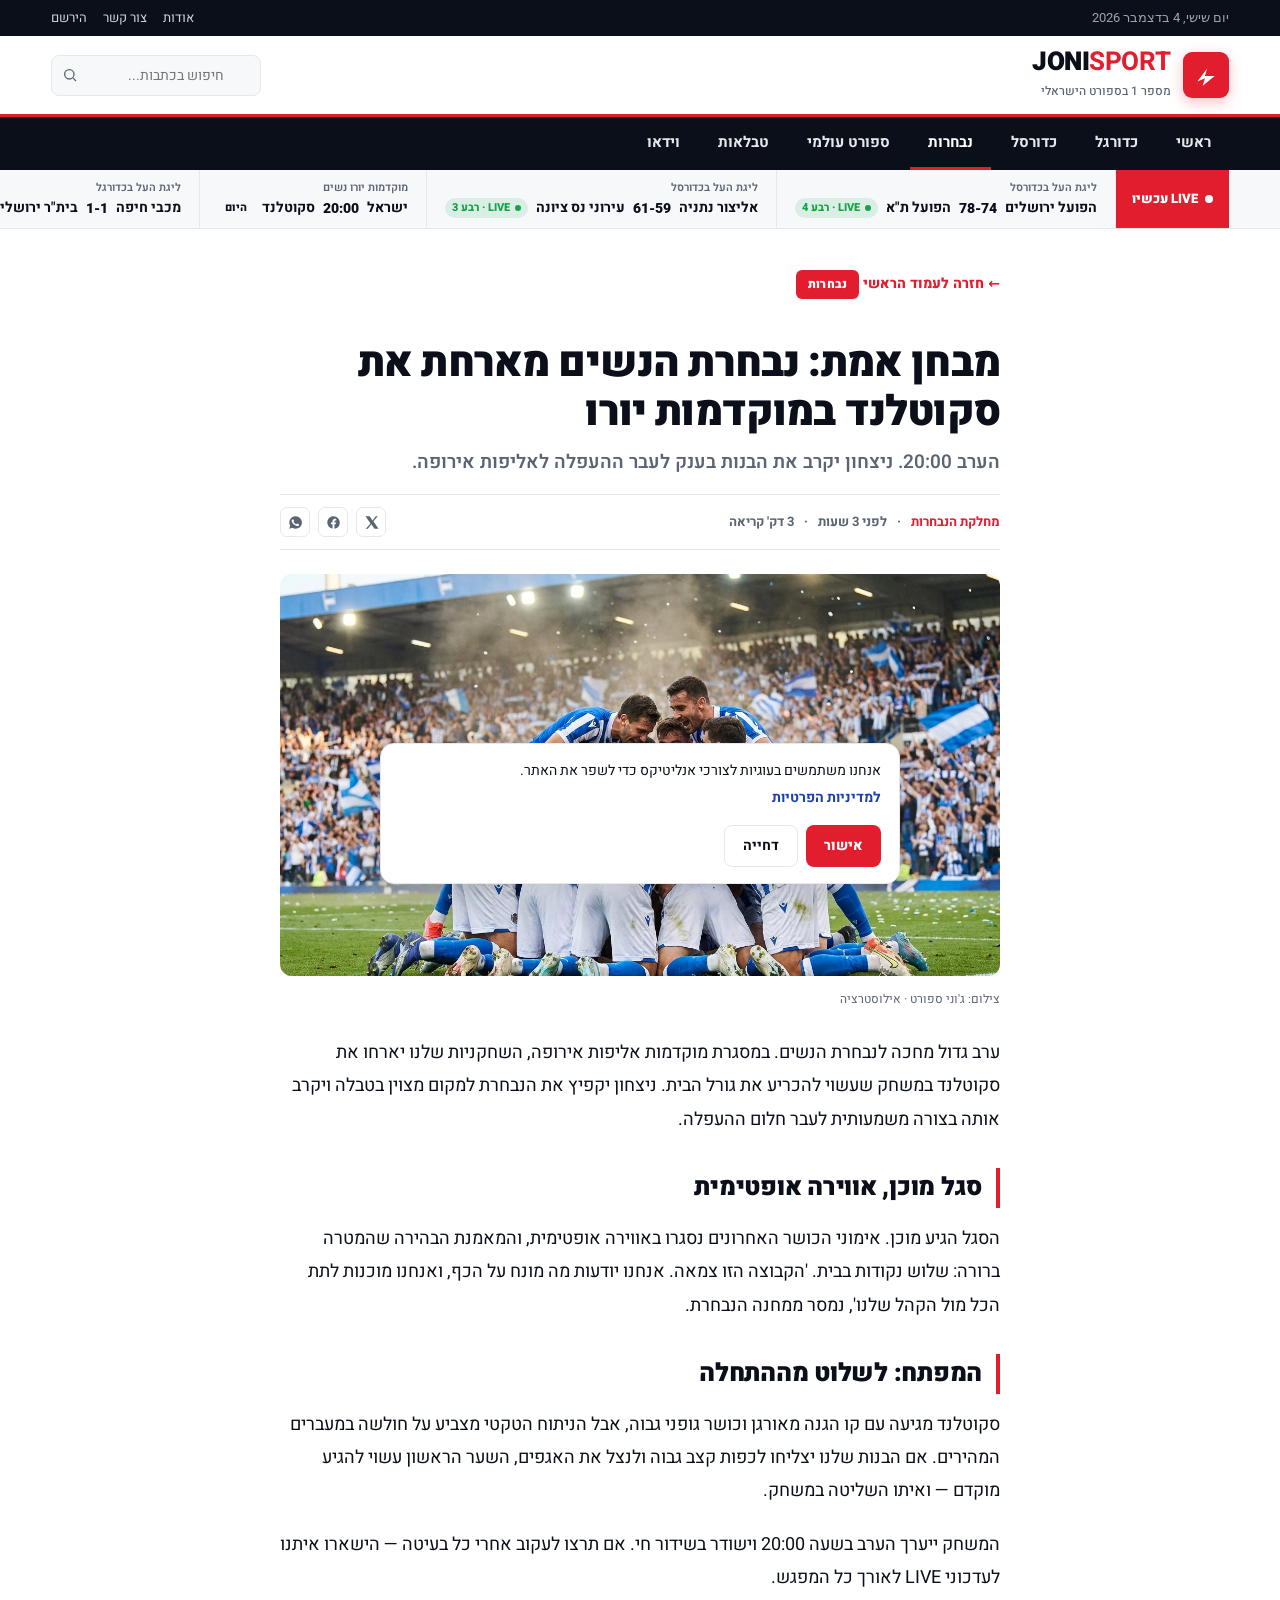
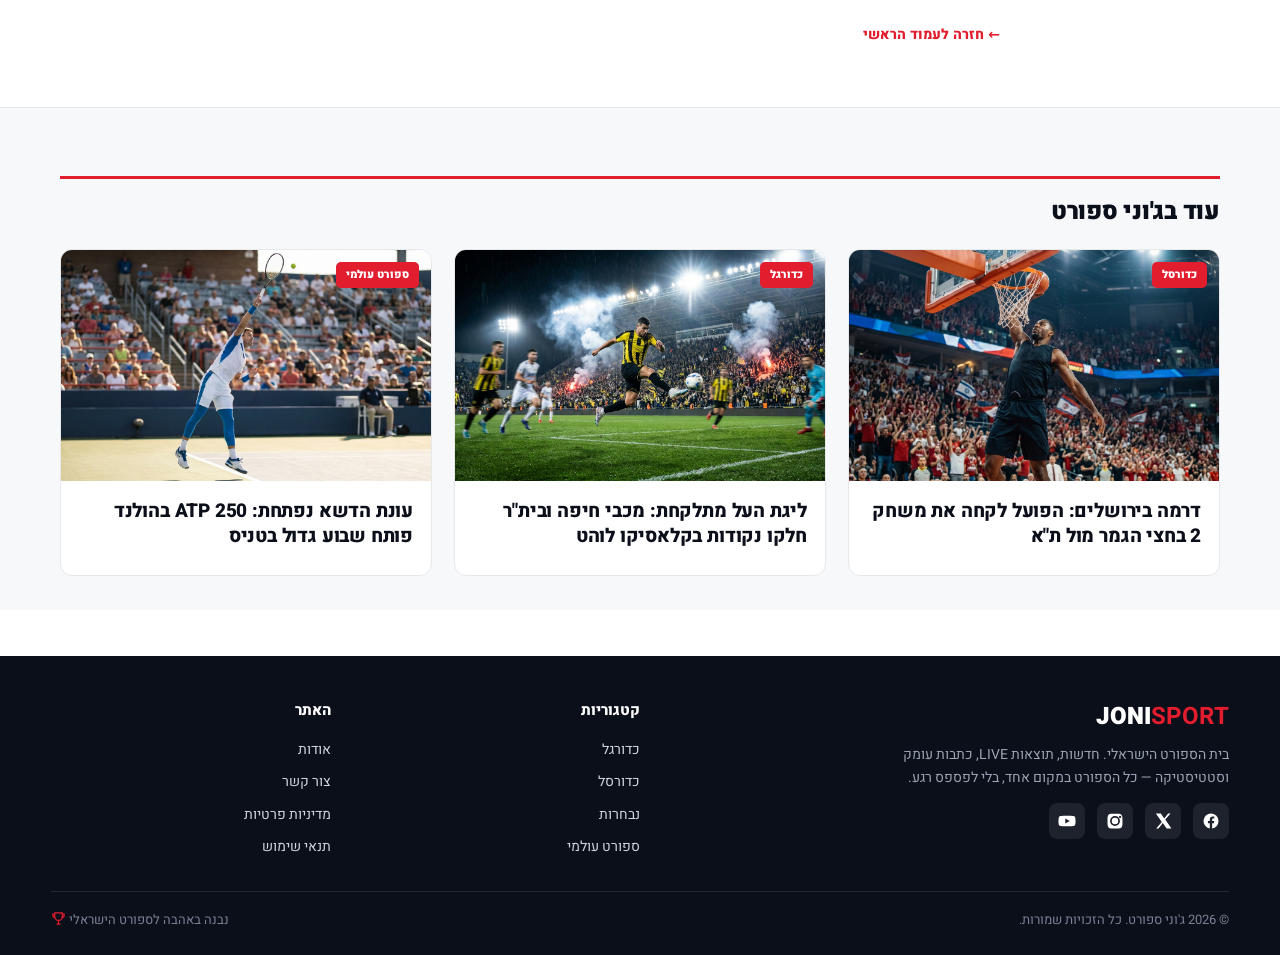
<file: article-national.html>
<!doctype html><html lang="he" dir="rtl"><head>
<meta charset="utf-8"><meta name="viewport" content="width=device-width,initial-scale=1">
<title>מבחן אמת: נבחרת הנשים מארחת את סקוטלנד במוקדמות יורו | ג&#x27;וני ספורט</title>
<meta name="description" content="הערב 20:00. ניצחון יקרב את הבנות בענק לעבר ההעפלה לאליפות אירופה.">
<link rel="canonical" href="https://avivbk.github.io/joni-sport/article-national.html">
<meta property="og:type" content="website"><meta property="og:title" content="מבחן אמת: נבחרת הנשים מארחת את סקוטלנד במוקדמות יורו | ג&#x27;וני ספורט">
<meta property="og:description" content="הערב 20:00. ניצחון יקרב את הבנות בענק לעבר ההעפלה לאליפות אירופה."><meta property="og:locale" content="he_IL">
<meta property="og:url" content="https://avivbk.github.io/joni-sport/article-national.html"><meta property="og:image" content="https://avivbk.github.io/joni-sport/assets/basketball.jpg">
<meta property="og:site_name" content="ג'וני ספורט">
<meta name="twitter:card" content="summary_large_image"><meta name="twitter:title" content="מבחן אמת: נבחרת הנשים מארחת את סקוטלנד במוקדמות יורו | ג&#x27;וני ספורט">
<meta name="twitter:description" content="הערב 20:00. ניצחון יקרב את הבנות בענק לעבר ההעפלה לאליפות אירופה."><meta name="twitter:image" content="https://avivbk.github.io/joni-sport/assets/basketball.jpg">
<meta name="theme-color" content="#E11D2E">
<link rel="icon" href="data:image/svg+xml,%3Csvg xmlns=%27http://www.w3.org/2000/svg%27 viewBox=%270 0 24 24%27%3E%3Crect width=%2724%27 height=%2724%27 rx=%275%27 fill=%27%23E11D2E%27/%3E%3Cpath d=%27M4 18 L13 6 L11 13 L20 13 L9 22 L11 15 Z%27 fill=%27white%27/%3E%3C/svg%3E">
<link rel="preconnect" href="https://fonts.googleapis.com"><link rel="preconnect" href="https://fonts.gstatic.com" crossorigin>
<link href="https://fonts.googleapis.com/css2?family=Heebo:wght@400;500;700;800;900&family=Roboto:wght@400;500;700&display=swap" rel="stylesheet">
<link rel="stylesheet" href="styles.css">
<script type="application/ld+json">{"@context": "https://schema.org", "@type": "NewsMediaOrganization", "name": "ג'וני ספורט", "alternateName": "Joni Sport", "url": "https://avivbk.github.io/joni-sport/", "logo": "https://avivbk.github.io/joni-sport/assets/logo.png", "description": "אתר חדשות הספורט הישראלי — כדורגל, כדורסל, נבחרות, תוצאות LIVE וכתבות עומק.", "inLanguage": "he-IL", "sameAs": []}</script>
<script>window.wbLoadAnalytics=function(){if(window.__wbA)return;window.__wbA=1;var s=document.createElement("script");s.defer=true;s.dataset.domain="avivbk.github.io";s.src="https://plausible.io/js/script.js";document.head.appendChild(s);};</script>
</head><body><div class="topbar"><div class="wrap"><span class="date tab-num" id="todayDate">יום שלישי, 9 ביוני 2026</span><nav><a href="about.html">אודות</a><a href="about.html#contact">צור קשר</a><a href="subscribe.html">הירשם</a></nav></div></div><header class="masthead"><div class="wrap">
<a class="brand" href="index.html"><span class="mark"><svg viewBox="0 0 24 24" fill="none" xmlns="http://www.w3.org/2000/svg"><path d="M4 18 L13 6 L11 13 L20 13 L9 22 L11 15 Z" fill="#fff"/></svg></span>
<span><span class="name">JONI<b>SPORT</b></span><span class="tag">מספר 1 בספורט הישראלי</span></span></a>
<div class="hdr-right">
<div class="searchwrap"><input class="searchbox" id="search" type="search" placeholder="חיפוש בכתבות..." autocomplete="off" aria-label="חיפוש">
<svg width="16" height="16" viewBox="0 0 24 24" fill="none" stroke="currentColor" stroke-width="2"><circle cx="11" cy="11" r="7"/><path d="m21 21-4.3-4.3"/></svg>
<div class="search-results" id="searchResults"></div></div>
<button class="menu-toggle" id="menuToggle" aria-label="תפריט"><svg width="20" height="20" viewBox="0 0 24 24" fill="none" stroke="currentColor" stroke-width="2"><path d="M3 12h18M3 6h18M3 18h18"/></svg></button>
</div></div></header><nav class="mainnav" id="mainnav"><div class="wrap"><a class="" href="index.html">ראשי</a><a class="" href="category-football.html">כדורגל</a><a class="" href="category-basketball.html">כדורסל</a><a class="active" href="category-national.html">נבחרות</a><a class="" href="category-world.html">ספורט עולמי</a><a class="" href="standings.html">טבלאות</a><a class="" href="videos.html">וידאו</a></div></nav><div class="ticker"><div class="wrap"><div class="label"><span class="dot"></span>LIVE עכשיו</div><div class="tick"><span class="comp">ליגת העל בכדורסל</span>
<span class="row"><span>הפועל ירושלים</span><span class="sc tab-num">78-74</span><span>הפועל ת&quot;א</span>
<span class="st LIVE live-dot">LIVE · רבע 4</span></span></div><div class="tick"><span class="comp">ליגת העל בכדורסל</span>
<span class="row"><span>אליצור נתניה</span><span class="sc tab-num">61-59</span><span>עירוני נס ציונה</span>
<span class="st LIVE live-dot">LIVE · רבע 3</span></span></div><div class="tick"><span class="comp">מוקדמות יורו נשים</span>
<span class="row"><span>ישראל</span><span class="sc tab-num">20:00</span><span>סקוטלנד</span>
<span class="st ">היום</span></span></div><div class="tick"><span class="comp">ליגת העל בכדורגל</span>
<span class="row"><span>מכבי חיפה</span><span class="sc tab-num">1-1</span><span>בית&quot;ר ירושלים</span>
<span class="st ">סיום</span></span></div><div class="tick"><span class="comp">ATP 250 הולנד</span>
<span class="row"><span>סיבוב 1</span><span class="sc tab-num">12:00</span><span>2 משחקים</span>
<span class="st ">מחר</span></span></div><div class="tick"><span class="comp">יורוליג</span>
<span class="row"><span>מכבי ת&quot;א</span><span class="sc tab-num">סיום</span><span>ריאל מדריד</span>
<span class="st ">89-92</span></span></div></div></div>
<article class="article">
<a class="back" href="index.html">← חזרה לעמוד הראשי</a>
<span class="kicker">נבחרות</span>
<h1>מבחן אמת: נבחרת הנשים מארחת את סקוטלנד במוקדמות יורו</h1>
<p class="sub">הערב 20:00. ניצחון יקרב את הבנות בענק לעבר ההעפלה לאליפות אירופה.</p>
<div class="by"><span class="t">מחלקת הנבחרות</span><span>·</span><span>לפני 3 שעות</span> <span>·</span> <span>3 דק&#x27; קריאה</span><span class="share"><a href="https://twitter.com/intent/tweet?text=מבחן אמת: נבחרת הנשים מארחת את סקוטלנד במוקדמות יורו" target="_blank" rel="noopener" aria-label="שתף ב-X"><svg viewBox="0 0 24 24"><path d="M18.9 2H22l-7 8 8.2 12h-6.4l-5-7.3L6 22H2.9l7.5-8.6L2.5 2h6.6l4.5 6.6L18.9 2z"/></svg></a><a href="https://www.facebook.com/sharer/sharer.php?u=" target="_blank" rel="noopener" aria-label="שתף בפייסבוק"><svg viewBox="0 0 24 24"><path d="M22 12a10 10 0 1 0-11.6 9.9v-7H7.9V12h2.5V9.8c0-2.5 1.5-3.9 3.8-3.9 1.1 0 2.2.2 2.2.2v2.5h-1.3c-1.2 0-1.6.8-1.6 1.6V12h2.8l-.4 2.9h-2.4v7A10 10 0 0 0 22 12z"/></svg></a><a href="https://wa.me/?text=מבחן אמת: נבחרת הנשים מארחת את סקוטלנד במוקדמות יורו" target="_blank" rel="noopener" aria-label="שתף בוואטסאפ"><svg viewBox="0 0 24 24"><path d="M12 2a10 10 0 0 0-8.6 15l-1.3 4.8 4.9-1.3A10 10 0 1 0 12 2zm5.8 14.2c-.2.7-1.4 1.3-2 1.4-.5.1-1.2.1-1.9-.1-.4-.1-1-.3-1.7-.6-3-1.3-4.9-4.3-5.1-4.5-.1-.2-1.2-1.5-1.2-2.9s.7-2 1-2.3c.2-.3.5-.3.7-.3h.5c.2 0 .4 0 .6.5l.8 1.9c.1.2.1.3 0 .5l-.4.5c-.2.2-.3.4-.1.7.2.3.8 1.3 1.7 2.1 1.2 1 2.1 1.4 2.4 1.5.2.1.4.1.6-.1l.7-.9c.2-.2.4-.2.6-.1l1.8.9c.3.1.4.2.5.3.1.2.1.8-.1 1.5z"/></svg></a></span></div>
<div class="hero"><img src="assets/national.jpg" alt="מבחן אמת: נבחרת הנשים מארחת את סקוטלנד במוקדמות יורו"></div>
<p class="cap">צילום: ג'וני ספורט · אילוסטרציה</p>
<p>ערב גדול מחכה לנבחרת הנשים. במסגרת מוקדמות אליפות אירופה, השחקניות שלנו יארחו את סקוטלנד במשחק שעשוי להכריע את גורל הבית. ניצחון יקפיץ את הנבחרת למקום מצוין בטבלה ויקרב אותה בצורה משמעותית לעבר חלום ההעפלה.</p><h2>סגל מוכן, אווירה אופטימית</h2><p>הסגל הגיע מוכן. אימוני הכושר האחרונים נסגרו באווירה אופטימית, והמאמנת הבהירה שהמטרה ברורה: שלוש נקודות בבית. &#x27;הקבוצה הזו צמאה. אנחנו יודעות מה מונח על הכף, ואנחנו מוכנות לתת הכל מול הקהל שלנו&#x27;, נמסר ממחנה הנבחרת.</p><h2>המפתח: לשלוט מההתחלה</h2><p>סקוטלנד מגיעה עם קו הגנה מאורגן וכושר גופני גבוה, אבל הניתוח הטקטי מצביע על חולשה במעברים המהירים. אם הבנות שלנו יצליחו לכפות קצב גבוה ולנצל את האגפים, השער הראשון עשוי להגיע מוקדם — ואיתו השליטה במשחק.</p><p>המשחק ייערך הערב בשעה 20:00 וישודר בשידור חי. אם תרצו לעקוב אחרי כל בעיטה — הישארו איתנו לעדכוני LIVE לאורך כל המפגש.</p>
<a class="back" href="index.html">← חזרה לעמוד הראשי</a>
</article>
<div class="related"><div class="wrap"><div class="shead"><h2>עוד בג'וני ספורט</h2></div><div class="grid3"><a class="card" href="article-basketball.html"><div class="ph"><img src="assets/basketball.jpg" alt="דרמה בירושלים: הפועל לקחה את משחק 2 בחצי הגמר מול ת&quot;א" loading="lazy"><span class="k">כדורסל</span></div><div class="b"><h3>דרמה בירושלים: הפועל לקחה את משחק 2 בחצי הגמר מול ת&quot;א</h3></div></a><a class="card" href="article-football.html"><div class="ph"><img src="assets/football.jpg" alt="ליגת העל מתלקחת: מכבי חיפה ובית&quot;ר חלקו נקודות בקלאסיקו לוהט" loading="lazy"><span class="k">כדורגל</span></div><div class="b"><h3>ליגת העל מתלקחת: מכבי חיפה ובית&quot;ר חלקו נקודות בקלאסיקו לוהט</h3></div></a><a class="card" href="article-world.html"><div class="ph"><img src="assets/tennis.jpg" alt="עונת הדשא נפתחת: ATP 250 בהולנד פותח שבוע גדול בטניס" loading="lazy"><span class="k">ספורט עולמי</span></div><div class="b"><h3>עונת הדשא נפתחת: ATP 250 בהולנד פותח שבוע גדול בטניס</h3></div></a></div></div></div>
<footer><div class="wrap"><div class="cols">
<div><div class="name">JONI<b>SPORT</b></div><p style="font-size:14px;max-width:340px;color:#9aa3b2;line-height:1.6">בית הספורט הישראלי. חדשות, תוצאות LIVE, כתבות עומק וסטטיסטיקה — כל הספורט במקום אחד, בלי לפספס רגע.</p><div class="social"><a href="#" aria-label="facebook"><svg viewBox="0 0 24 24"><path d="M22 12a10 10 0 1 0-11.6 9.9v-7H7.9V12h2.5V9.8c0-2.5 1.5-3.9 3.8-3.9 1.1 0 2.2.2 2.2.2v2.5h-1.3c-1.2 0-1.6.8-1.6 1.6V12h2.8l-.4 2.9h-2.4v7A10 10 0 0 0 22 12z"/></svg></a><a href="#" aria-label="twitter"><svg viewBox="0 0 24 24"><path d="M18.9 2H22l-7 8 8.2 12h-6.4l-5-7.3L6 22H2.9l7.5-8.6L2.5 2h6.6l4.5 6.6L18.9 2z"/></svg></a><a href="#" aria-label="instagram"><svg viewBox="0 0 24 24"><path d="M12 2.2c3.2 0 3.6 0 4.9.07 3.3.15 4.8 1.7 5 5 .06 1.3.07 1.6.07 4.8s0 3.5-.07 4.8c-.15 3.3-1.7 4.8-5 5-1.3.06-1.6.07-4.9.07s-3.6 0-4.9-.07c-3.3-.15-4.8-1.7-5-5C2.04 15.6 2 15.2 2 12s0-3.5.07-4.8c.15-3.3 1.7-4.8 5-5C8.4 2.2 8.8 2.2 12 2.2zm0 3.2A6.6 6.6 0 1 0 18.6 12 6.6 6.6 0 0 0 12 5.4zm0 10.9A4.3 4.3 0 1 1 16.3 12 4.3 4.3 0 0 1 12 16.3zM18.8 5a1.55 1.55 0 1 0 1.55 1.55A1.55 1.55 0 0 0 18.8 5z"/></svg></a><a href="#" aria-label="youtube"><svg viewBox="0 0 24 24"><path d="M23 7.5a3 3 0 0 0-2.1-2.1C19 5 12 5 12 5s-7 0-8.9.4A3 3 0 0 0 1 7.5 31 31 0 0 0 .6 12 31 31 0 0 0 1 16.5a3 3 0 0 0 2.1 2.1C5 19 12 19 12 19s7 0 8.9-.4a3 3 0 0 0 2.1-2.1 31 31 0 0 0 .4-4.5 31 31 0 0 0-.4-4.5zM9.7 15.4V8.6l6 3.4z"/></svg></a></div></div>
<div><h5>קטגוריות</h5><a href="category-football.html">כדורגל</a><a href="category-basketball.html">כדורסל</a><a href="category-national.html">נבחרות</a><a href="category-world.html">ספורט עולמי</a></div>
<div><h5>האתר</h5><a href="about.html">אודות</a><a href="about.html#contact">צור קשר</a><a href="privacy.html">מדיניות פרטיות</a><a href="terms.html">תנאי שימוש</a></div>
</div><div class="bot"><span>© 2026 ג'וני ספורט. כל הזכויות שמורות.</span><span>נבנה באהבה לספורט הישראלי <svg width="15" height="15" viewBox="0 0 24 24" fill="none" stroke="#E11D2E" stroke-width="2" style="vertical-align:-2px"><path d="M6 9a6 6 0 0 0 12 0V3H6zM6 5H3v2a3 3 0 0 0 3 3M18 5h3v2a3 3 0 0 1-3 3M9 21h6M12 15v6"/></svg></span></div></div><div id="cookie-bar" role="dialog" aria-live="polite" hidden
 style="position:fixed;inset-inline:16px;bottom:16px;z-index:60;max-width:520px;margin-inline:auto;
 background:#fff;color:var(--text);border:1px solid var(--border);border-radius:14px;
 padding:16px 18px;box-shadow:0 12px 36px rgba(11,15,26,.18);font-size:14px;line-height:1.55">
  <span>אנחנו משתמשים בעוגיות לצורכי אנליטיקס כדי לשפר את האתר. <a href="privacy.html" style="color:var(--accent-2);font-weight:700">למדיניות הפרטיות</a></span>
  <div style="margin-top:12px;display:flex;gap:8px;justify-content:flex-start">
    <button id="cookie-accept" style="background:var(--accent);color:#fff;border:none;border-radius:8px;padding:9px 18px;cursor:pointer;font:inherit;font-weight:800">אישור</button>
    <button id="cookie-decline" style="background:transparent;color:var(--text);border:1px solid var(--border);border-radius:8px;padding:9px 18px;cursor:pointer;font:inherit;font-weight:700">דחייה</button>
  </div>
</div>
<script>(function(){var bar=document.getElementById("cookie-bar");if(!bar)return;
function set(v){try{localStorage.setItem("js-consent",v);}catch(e){}bar.hidden=true;if(v==="granted"&&window.wbLoadAnalytics)window.wbLoadAnalytics();}
var c=null;try{c=localStorage.getItem("js-consent");}catch(e){}
if(!c)bar.hidden=false;else if(c==="granted"&&window.wbLoadAnalytics)window.wbLoadAnalytics();
document.getElementById("cookie-accept").onclick=function(){set("granted");};
document.getElementById("cookie-decline").onclick=function(){set("denied");};})();</script></footer>
<script src="app.js"></script>
</body></html>
</file>
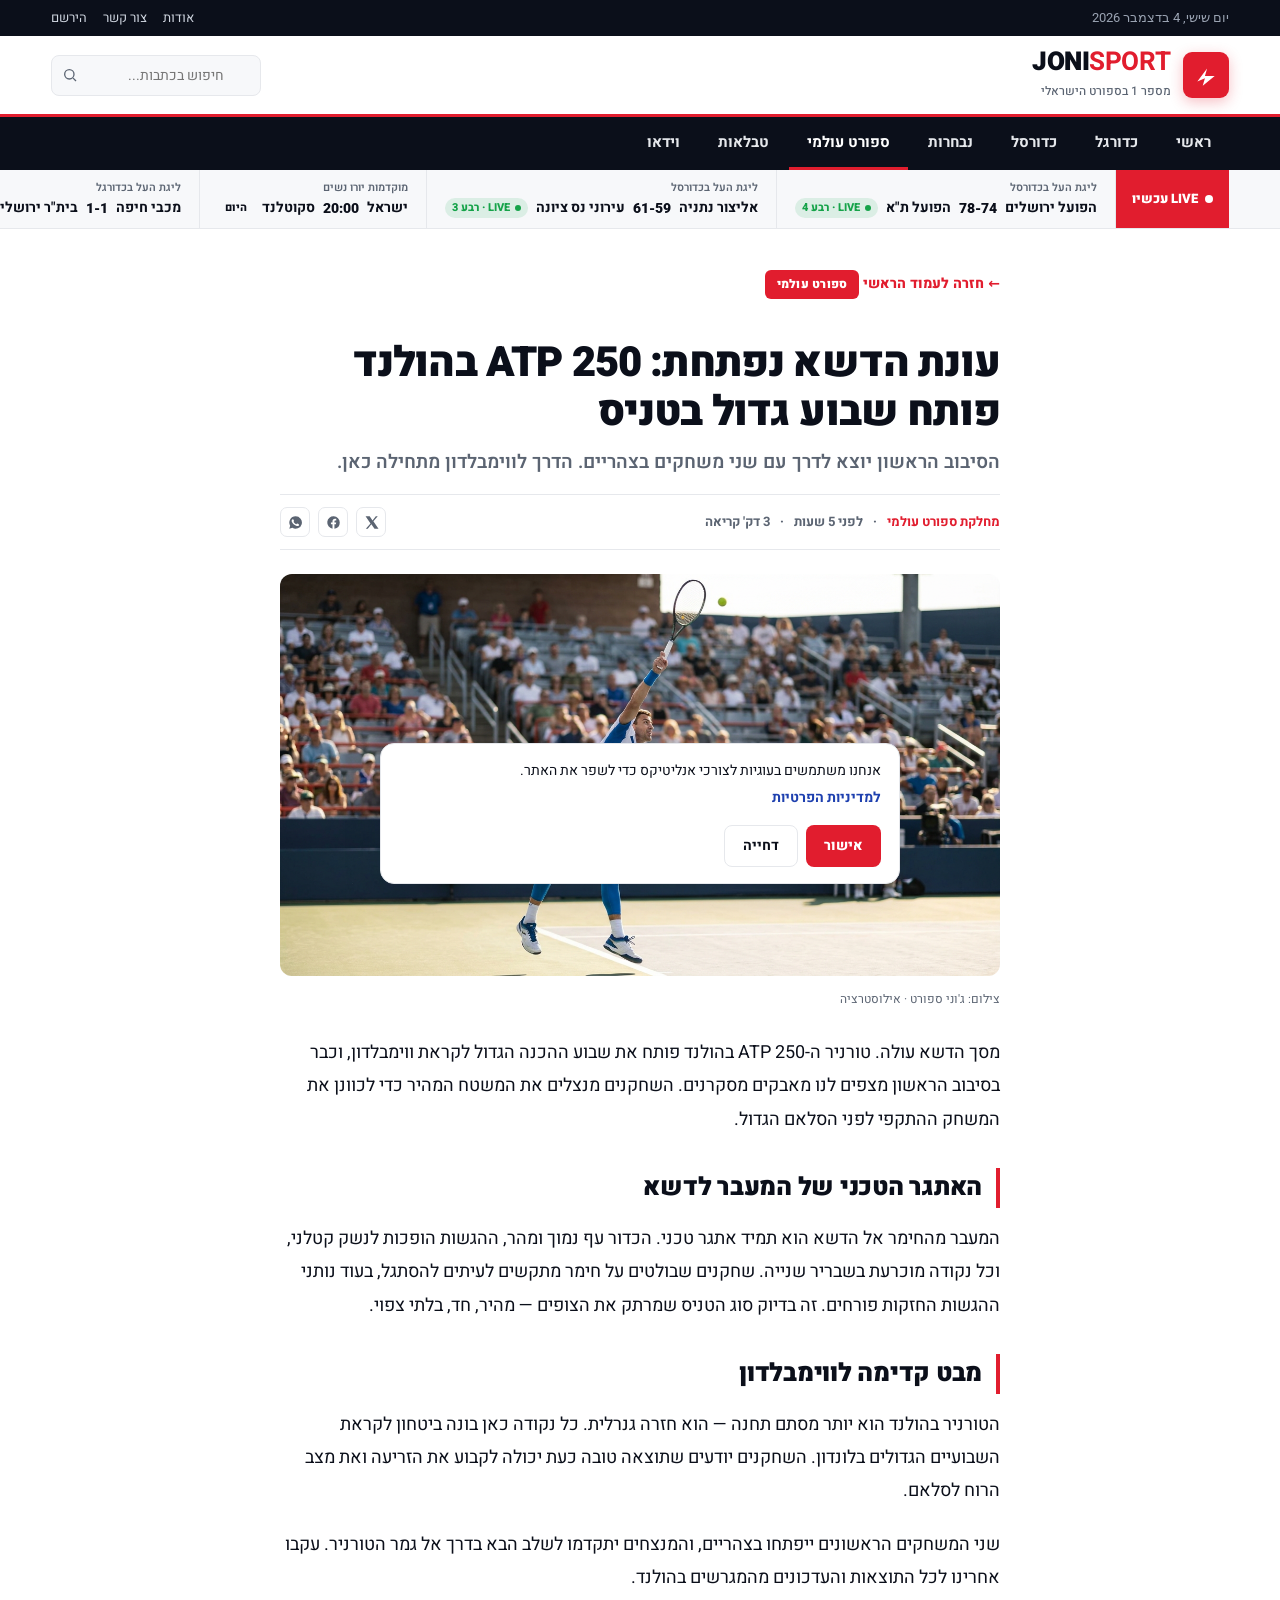
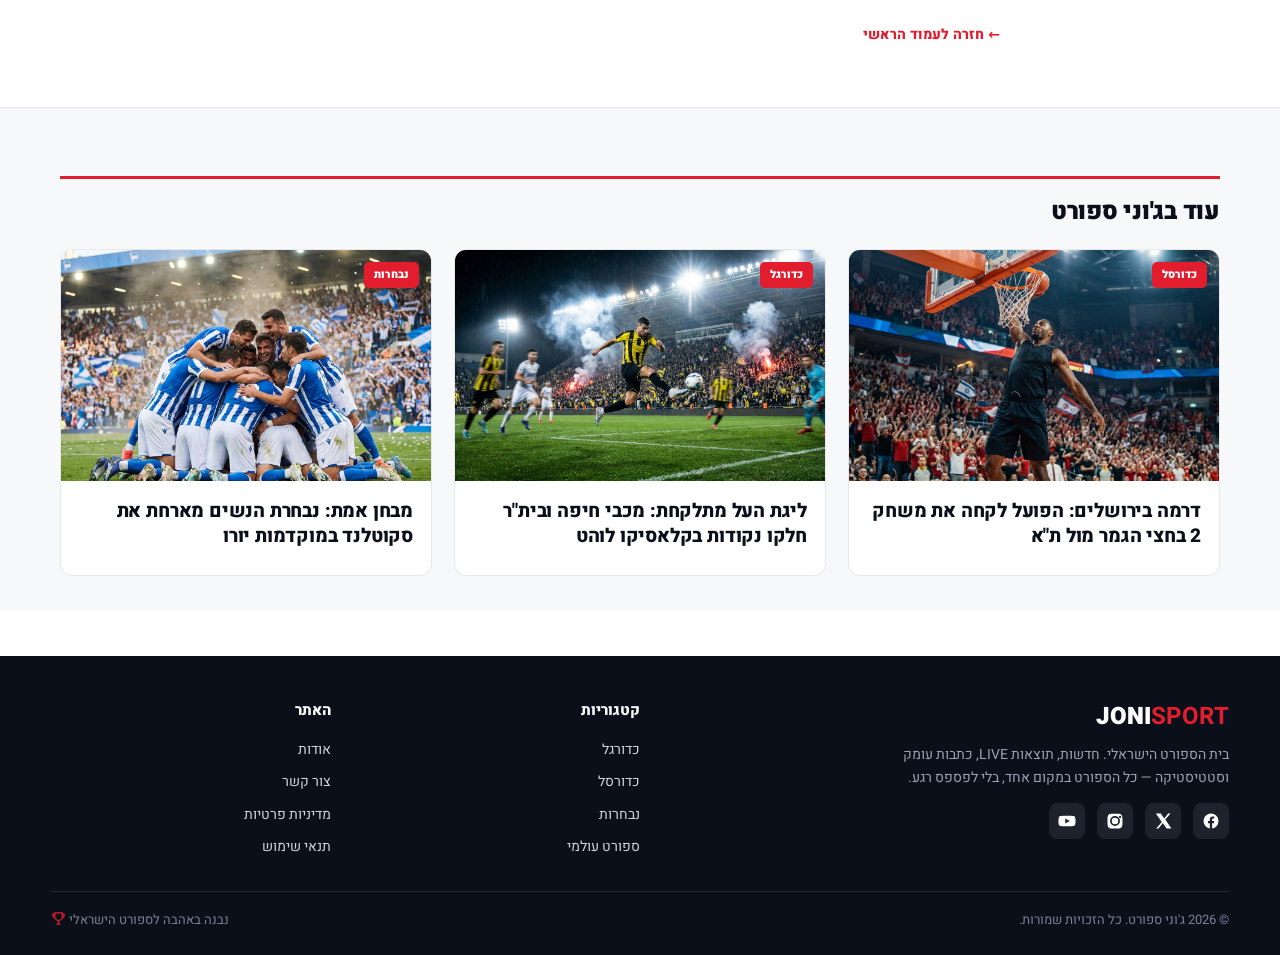
<file: article-world.html>
<!doctype html><html lang="he" dir="rtl"><head>
<meta charset="utf-8"><meta name="viewport" content="width=device-width,initial-scale=1">
<title>עונת הדשא נפתחת: ATP 250 בהולנד פותח שבוע גדול בטניס | ג&#x27;וני ספורט</title>
<meta name="description" content="הסיבוב הראשון יוצא לדרך עם שני משחקים בצהריים. הדרך לווימבלדון מתחילה כאן.">
<link rel="canonical" href="https://avivbk.github.io/joni-sport/article-world.html">
<meta property="og:type" content="website"><meta property="og:title" content="עונת הדשא נפתחת: ATP 250 בהולנד פותח שבוע גדול בטניס | ג&#x27;וני ספורט">
<meta property="og:description" content="הסיבוב הראשון יוצא לדרך עם שני משחקים בצהריים. הדרך לווימבלדון מתחילה כאן."><meta property="og:locale" content="he_IL">
<meta property="og:url" content="https://avivbk.github.io/joni-sport/article-world.html"><meta property="og:image" content="https://avivbk.github.io/joni-sport/assets/basketball.jpg">
<meta property="og:site_name" content="ג'וני ספורט">
<meta name="twitter:card" content="summary_large_image"><meta name="twitter:title" content="עונת הדשא נפתחת: ATP 250 בהולנד פותח שבוע גדול בטניס | ג&#x27;וני ספורט">
<meta name="twitter:description" content="הסיבוב הראשון יוצא לדרך עם שני משחקים בצהריים. הדרך לווימבלדון מתחילה כאן."><meta name="twitter:image" content="https://avivbk.github.io/joni-sport/assets/basketball.jpg">
<meta name="theme-color" content="#E11D2E">
<link rel="icon" href="data:image/svg+xml,%3Csvg xmlns=%27http://www.w3.org/2000/svg%27 viewBox=%270 0 24 24%27%3E%3Crect width=%2724%27 height=%2724%27 rx=%275%27 fill=%27%23E11D2E%27/%3E%3Cpath d=%27M4 18 L13 6 L11 13 L20 13 L9 22 L11 15 Z%27 fill=%27white%27/%3E%3C/svg%3E">
<link rel="preconnect" href="https://fonts.googleapis.com"><link rel="preconnect" href="https://fonts.gstatic.com" crossorigin>
<link href="https://fonts.googleapis.com/css2?family=Heebo:wght@400;500;700;800;900&family=Roboto:wght@400;500;700&display=swap" rel="stylesheet">
<link rel="stylesheet" href="styles.css">
<script type="application/ld+json">{"@context": "https://schema.org", "@type": "NewsMediaOrganization", "name": "ג'וני ספורט", "alternateName": "Joni Sport", "url": "https://avivbk.github.io/joni-sport/", "logo": "https://avivbk.github.io/joni-sport/assets/logo.png", "description": "אתר חדשות הספורט הישראלי — כדורגל, כדורסל, נבחרות, תוצאות LIVE וכתבות עומק.", "inLanguage": "he-IL", "sameAs": []}</script>
<script>window.wbLoadAnalytics=function(){if(window.__wbA)return;window.__wbA=1;var s=document.createElement("script");s.defer=true;s.dataset.domain="avivbk.github.io";s.src="https://plausible.io/js/script.js";document.head.appendChild(s);};</script>
</head><body><div class="topbar"><div class="wrap"><span class="date tab-num" id="todayDate">יום שלישי, 9 ביוני 2026</span><nav><a href="about.html">אודות</a><a href="about.html#contact">צור קשר</a><a href="subscribe.html">הירשם</a></nav></div></div><header class="masthead"><div class="wrap">
<a class="brand" href="index.html"><span class="mark"><svg viewBox="0 0 24 24" fill="none" xmlns="http://www.w3.org/2000/svg"><path d="M4 18 L13 6 L11 13 L20 13 L9 22 L11 15 Z" fill="#fff"/></svg></span>
<span><span class="name">JONI<b>SPORT</b></span><span class="tag">מספר 1 בספורט הישראלי</span></span></a>
<div class="hdr-right">
<div class="searchwrap"><input class="searchbox" id="search" type="search" placeholder="חיפוש בכתבות..." autocomplete="off" aria-label="חיפוש">
<svg width="16" height="16" viewBox="0 0 24 24" fill="none" stroke="currentColor" stroke-width="2"><circle cx="11" cy="11" r="7"/><path d="m21 21-4.3-4.3"/></svg>
<div class="search-results" id="searchResults"></div></div>
<button class="menu-toggle" id="menuToggle" aria-label="תפריט"><svg width="20" height="20" viewBox="0 0 24 24" fill="none" stroke="currentColor" stroke-width="2"><path d="M3 12h18M3 6h18M3 18h18"/></svg></button>
</div></div></header><nav class="mainnav" id="mainnav"><div class="wrap"><a class="" href="index.html">ראשי</a><a class="" href="category-football.html">כדורגל</a><a class="" href="category-basketball.html">כדורסל</a><a class="" href="category-national.html">נבחרות</a><a class="active" href="category-world.html">ספורט עולמי</a><a class="" href="standings.html">טבלאות</a><a class="" href="videos.html">וידאו</a></div></nav><div class="ticker"><div class="wrap"><div class="label"><span class="dot"></span>LIVE עכשיו</div><div class="tick"><span class="comp">ליגת העל בכדורסל</span>
<span class="row"><span>הפועל ירושלים</span><span class="sc tab-num">78-74</span><span>הפועל ת&quot;א</span>
<span class="st LIVE live-dot">LIVE · רבע 4</span></span></div><div class="tick"><span class="comp">ליגת העל בכדורסל</span>
<span class="row"><span>אליצור נתניה</span><span class="sc tab-num">61-59</span><span>עירוני נס ציונה</span>
<span class="st LIVE live-dot">LIVE · רבע 3</span></span></div><div class="tick"><span class="comp">מוקדמות יורו נשים</span>
<span class="row"><span>ישראל</span><span class="sc tab-num">20:00</span><span>סקוטלנד</span>
<span class="st ">היום</span></span></div><div class="tick"><span class="comp">ליגת העל בכדורגל</span>
<span class="row"><span>מכבי חיפה</span><span class="sc tab-num">1-1</span><span>בית&quot;ר ירושלים</span>
<span class="st ">סיום</span></span></div><div class="tick"><span class="comp">ATP 250 הולנד</span>
<span class="row"><span>סיבוב 1</span><span class="sc tab-num">12:00</span><span>2 משחקים</span>
<span class="st ">מחר</span></span></div><div class="tick"><span class="comp">יורוליג</span>
<span class="row"><span>מכבי ת&quot;א</span><span class="sc tab-num">סיום</span><span>ריאל מדריד</span>
<span class="st ">89-92</span></span></div></div></div>
<article class="article">
<a class="back" href="index.html">← חזרה לעמוד הראשי</a>
<span class="kicker">ספורט עולמי</span>
<h1>עונת הדשא נפתחת: ATP 250 בהולנד פותח שבוע גדול בטניס</h1>
<p class="sub">הסיבוב הראשון יוצא לדרך עם שני משחקים בצהריים. הדרך לווימבלדון מתחילה כאן.</p>
<div class="by"><span class="t">מחלקת ספורט עולמי</span><span>·</span><span>לפני 5 שעות</span> <span>·</span> <span>3 דק&#x27; קריאה</span><span class="share"><a href="https://twitter.com/intent/tweet?text=עונת הדשא נפתחת: ATP 250 בהולנד פותח שבוע גדול בטניס" target="_blank" rel="noopener" aria-label="שתף ב-X"><svg viewBox="0 0 24 24"><path d="M18.9 2H22l-7 8 8.2 12h-6.4l-5-7.3L6 22H2.9l7.5-8.6L2.5 2h6.6l4.5 6.6L18.9 2z"/></svg></a><a href="https://www.facebook.com/sharer/sharer.php?u=" target="_blank" rel="noopener" aria-label="שתף בפייסבוק"><svg viewBox="0 0 24 24"><path d="M22 12a10 10 0 1 0-11.6 9.9v-7H7.9V12h2.5V9.8c0-2.5 1.5-3.9 3.8-3.9 1.1 0 2.2.2 2.2.2v2.5h-1.3c-1.2 0-1.6.8-1.6 1.6V12h2.8l-.4 2.9h-2.4v7A10 10 0 0 0 22 12z"/></svg></a><a href="https://wa.me/?text=עונת הדשא נפתחת: ATP 250 בהולנד פותח שבוע גדול בטניס" target="_blank" rel="noopener" aria-label="שתף בוואטסאפ"><svg viewBox="0 0 24 24"><path d="M12 2a10 10 0 0 0-8.6 15l-1.3 4.8 4.9-1.3A10 10 0 1 0 12 2zm5.8 14.2c-.2.7-1.4 1.3-2 1.4-.5.1-1.2.1-1.9-.1-.4-.1-1-.3-1.7-.6-3-1.3-4.9-4.3-5.1-4.5-.1-.2-1.2-1.5-1.2-2.9s.7-2 1-2.3c.2-.3.5-.3.7-.3h.5c.2 0 .4 0 .6.5l.8 1.9c.1.2.1.3 0 .5l-.4.5c-.2.2-.3.4-.1.7.2.3.8 1.3 1.7 2.1 1.2 1 2.1 1.4 2.4 1.5.2.1.4.1.6-.1l.7-.9c.2-.2.4-.2.6-.1l1.8.9c.3.1.4.2.5.3.1.2.1.8-.1 1.5z"/></svg></a></span></div>
<div class="hero"><img src="assets/tennis.jpg" alt="עונת הדשא נפתחת: ATP 250 בהולנד פותח שבוע גדול בטניס"></div>
<p class="cap">צילום: ג'וני ספורט · אילוסטרציה</p>
<p>מסך הדשא עולה. טורניר ה-ATP 250 בהולנד פותח את שבוע ההכנה הגדול לקראת ווימבלדון, וכבר בסיבוב הראשון מצפים לנו מאבקים מסקרנים. השחקנים מנצלים את המשטח המהיר כדי לכוונן את המשחק ההתקפי לפני הסלאם הגדול.</p><h2>האתגר הטכני של המעבר לדשא</h2><p>המעבר מהחימר אל הדשא הוא תמיד אתגר טכני. הכדור עף נמוך ומהר, ההגשות הופכות לנשק קטלני, וכל נקודה מוכרעת בשבריר שנייה. שחקנים שבולטים על חימר מתקשים לעיתים להסתגל, בעוד נותני ההגשות החזקות פורחים. זה בדיוק סוג הטניס שמרתק את הצופים — מהיר, חד, בלתי צפוי.</p><h2>מבט קדימה לווימבלדון</h2><p>הטורניר בהולנד הוא יותר מסתם תחנה — הוא חזרה גנרלית. כל נקודה כאן בונה ביטחון לקראת השבועיים הגדולים בלונדון. השחקנים יודעים שתוצאה טובה כעת יכולה לקבוע את הזריעה ואת מצב הרוח לסלאם.</p><p>שני המשחקים הראשונים ייפתחו בצהריים, והמנצחים יתקדמו לשלב הבא בדרך אל גמר הטורניר. עקבו אחרינו לכל התוצאות והעדכונים מהמגרשים בהולנד.</p>
<a class="back" href="index.html">← חזרה לעמוד הראשי</a>
</article>
<div class="related"><div class="wrap"><div class="shead"><h2>עוד בג'וני ספורט</h2></div><div class="grid3"><a class="card" href="article-basketball.html"><div class="ph"><img src="assets/basketball.jpg" alt="דרמה בירושלים: הפועל לקחה את משחק 2 בחצי הגמר מול ת&quot;א" loading="lazy"><span class="k">כדורסל</span></div><div class="b"><h3>דרמה בירושלים: הפועל לקחה את משחק 2 בחצי הגמר מול ת&quot;א</h3></div></a><a class="card" href="article-football.html"><div class="ph"><img src="assets/football.jpg" alt="ליגת העל מתלקחת: מכבי חיפה ובית&quot;ר חלקו נקודות בקלאסיקו לוהט" loading="lazy"><span class="k">כדורגל</span></div><div class="b"><h3>ליגת העל מתלקחת: מכבי חיפה ובית&quot;ר חלקו נקודות בקלאסיקו לוהט</h3></div></a><a class="card" href="article-national.html"><div class="ph"><img src="assets/national.jpg" alt="מבחן אמת: נבחרת הנשים מארחת את סקוטלנד במוקדמות יורו" loading="lazy"><span class="k">נבחרות</span></div><div class="b"><h3>מבחן אמת: נבחרת הנשים מארחת את סקוטלנד במוקדמות יורו</h3></div></a></div></div></div>
<footer><div class="wrap"><div class="cols">
<div><div class="name">JONI<b>SPORT</b></div><p style="font-size:14px;max-width:340px;color:#9aa3b2;line-height:1.6">בית הספורט הישראלי. חדשות, תוצאות LIVE, כתבות עומק וסטטיסטיקה — כל הספורט במקום אחד, בלי לפספס רגע.</p><div class="social"><a href="#" aria-label="facebook"><svg viewBox="0 0 24 24"><path d="M22 12a10 10 0 1 0-11.6 9.9v-7H7.9V12h2.5V9.8c0-2.5 1.5-3.9 3.8-3.9 1.1 0 2.2.2 2.2.2v2.5h-1.3c-1.2 0-1.6.8-1.6 1.6V12h2.8l-.4 2.9h-2.4v7A10 10 0 0 0 22 12z"/></svg></a><a href="#" aria-label="twitter"><svg viewBox="0 0 24 24"><path d="M18.9 2H22l-7 8 8.2 12h-6.4l-5-7.3L6 22H2.9l7.5-8.6L2.5 2h6.6l4.5 6.6L18.9 2z"/></svg></a><a href="#" aria-label="instagram"><svg viewBox="0 0 24 24"><path d="M12 2.2c3.2 0 3.6 0 4.9.07 3.3.15 4.8 1.7 5 5 .06 1.3.07 1.6.07 4.8s0 3.5-.07 4.8c-.15 3.3-1.7 4.8-5 5-1.3.06-1.6.07-4.9.07s-3.6 0-4.9-.07c-3.3-.15-4.8-1.7-5-5C2.04 15.6 2 15.2 2 12s0-3.5.07-4.8c.15-3.3 1.7-4.8 5-5C8.4 2.2 8.8 2.2 12 2.2zm0 3.2A6.6 6.6 0 1 0 18.6 12 6.6 6.6 0 0 0 12 5.4zm0 10.9A4.3 4.3 0 1 1 16.3 12 4.3 4.3 0 0 1 12 16.3zM18.8 5a1.55 1.55 0 1 0 1.55 1.55A1.55 1.55 0 0 0 18.8 5z"/></svg></a><a href="#" aria-label="youtube"><svg viewBox="0 0 24 24"><path d="M23 7.5a3 3 0 0 0-2.1-2.1C19 5 12 5 12 5s-7 0-8.9.4A3 3 0 0 0 1 7.5 31 31 0 0 0 .6 12 31 31 0 0 0 1 16.5a3 3 0 0 0 2.1 2.1C5 19 12 19 12 19s7 0 8.9-.4a3 3 0 0 0 2.1-2.1 31 31 0 0 0 .4-4.5 31 31 0 0 0-.4-4.5zM9.7 15.4V8.6l6 3.4z"/></svg></a></div></div>
<div><h5>קטגוריות</h5><a href="category-football.html">כדורגל</a><a href="category-basketball.html">כדורסל</a><a href="category-national.html">נבחרות</a><a href="category-world.html">ספורט עולמי</a></div>
<div><h5>האתר</h5><a href="about.html">אודות</a><a href="about.html#contact">צור קשר</a><a href="privacy.html">מדיניות פרטיות</a><a href="terms.html">תנאי שימוש</a></div>
</div><div class="bot"><span>© 2026 ג'וני ספורט. כל הזכויות שמורות.</span><span>נבנה באהבה לספורט הישראלי <svg width="15" height="15" viewBox="0 0 24 24" fill="none" stroke="#E11D2E" stroke-width="2" style="vertical-align:-2px"><path d="M6 9a6 6 0 0 0 12 0V3H6zM6 5H3v2a3 3 0 0 0 3 3M18 5h3v2a3 3 0 0 1-3 3M9 21h6M12 15v6"/></svg></span></div></div><div id="cookie-bar" role="dialog" aria-live="polite" hidden
 style="position:fixed;inset-inline:16px;bottom:16px;z-index:60;max-width:520px;margin-inline:auto;
 background:#fff;color:var(--text);border:1px solid var(--border);border-radius:14px;
 padding:16px 18px;box-shadow:0 12px 36px rgba(11,15,26,.18);font-size:14px;line-height:1.55">
  <span>אנחנו משתמשים בעוגיות לצורכי אנליטיקס כדי לשפר את האתר. <a href="privacy.html" style="color:var(--accent-2);font-weight:700">למדיניות הפרטיות</a></span>
  <div style="margin-top:12px;display:flex;gap:8px;justify-content:flex-start">
    <button id="cookie-accept" style="background:var(--accent);color:#fff;border:none;border-radius:8px;padding:9px 18px;cursor:pointer;font:inherit;font-weight:800">אישור</button>
    <button id="cookie-decline" style="background:transparent;color:var(--text);border:1px solid var(--border);border-radius:8px;padding:9px 18px;cursor:pointer;font:inherit;font-weight:700">דחייה</button>
  </div>
</div>
<script>(function(){var bar=document.getElementById("cookie-bar");if(!bar)return;
function set(v){try{localStorage.setItem("js-consent",v);}catch(e){}bar.hidden=true;if(v==="granted"&&window.wbLoadAnalytics)window.wbLoadAnalytics();}
var c=null;try{c=localStorage.getItem("js-consent");}catch(e){}
if(!c)bar.hidden=false;else if(c==="granted"&&window.wbLoadAnalytics)window.wbLoadAnalytics();
document.getElementById("cookie-accept").onclick=function(){set("granted");};
document.getElementById("cookie-decline").onclick=function(){set("denied");};})();</script></footer>
<script src="app.js"></script>
</body></html>
</file>
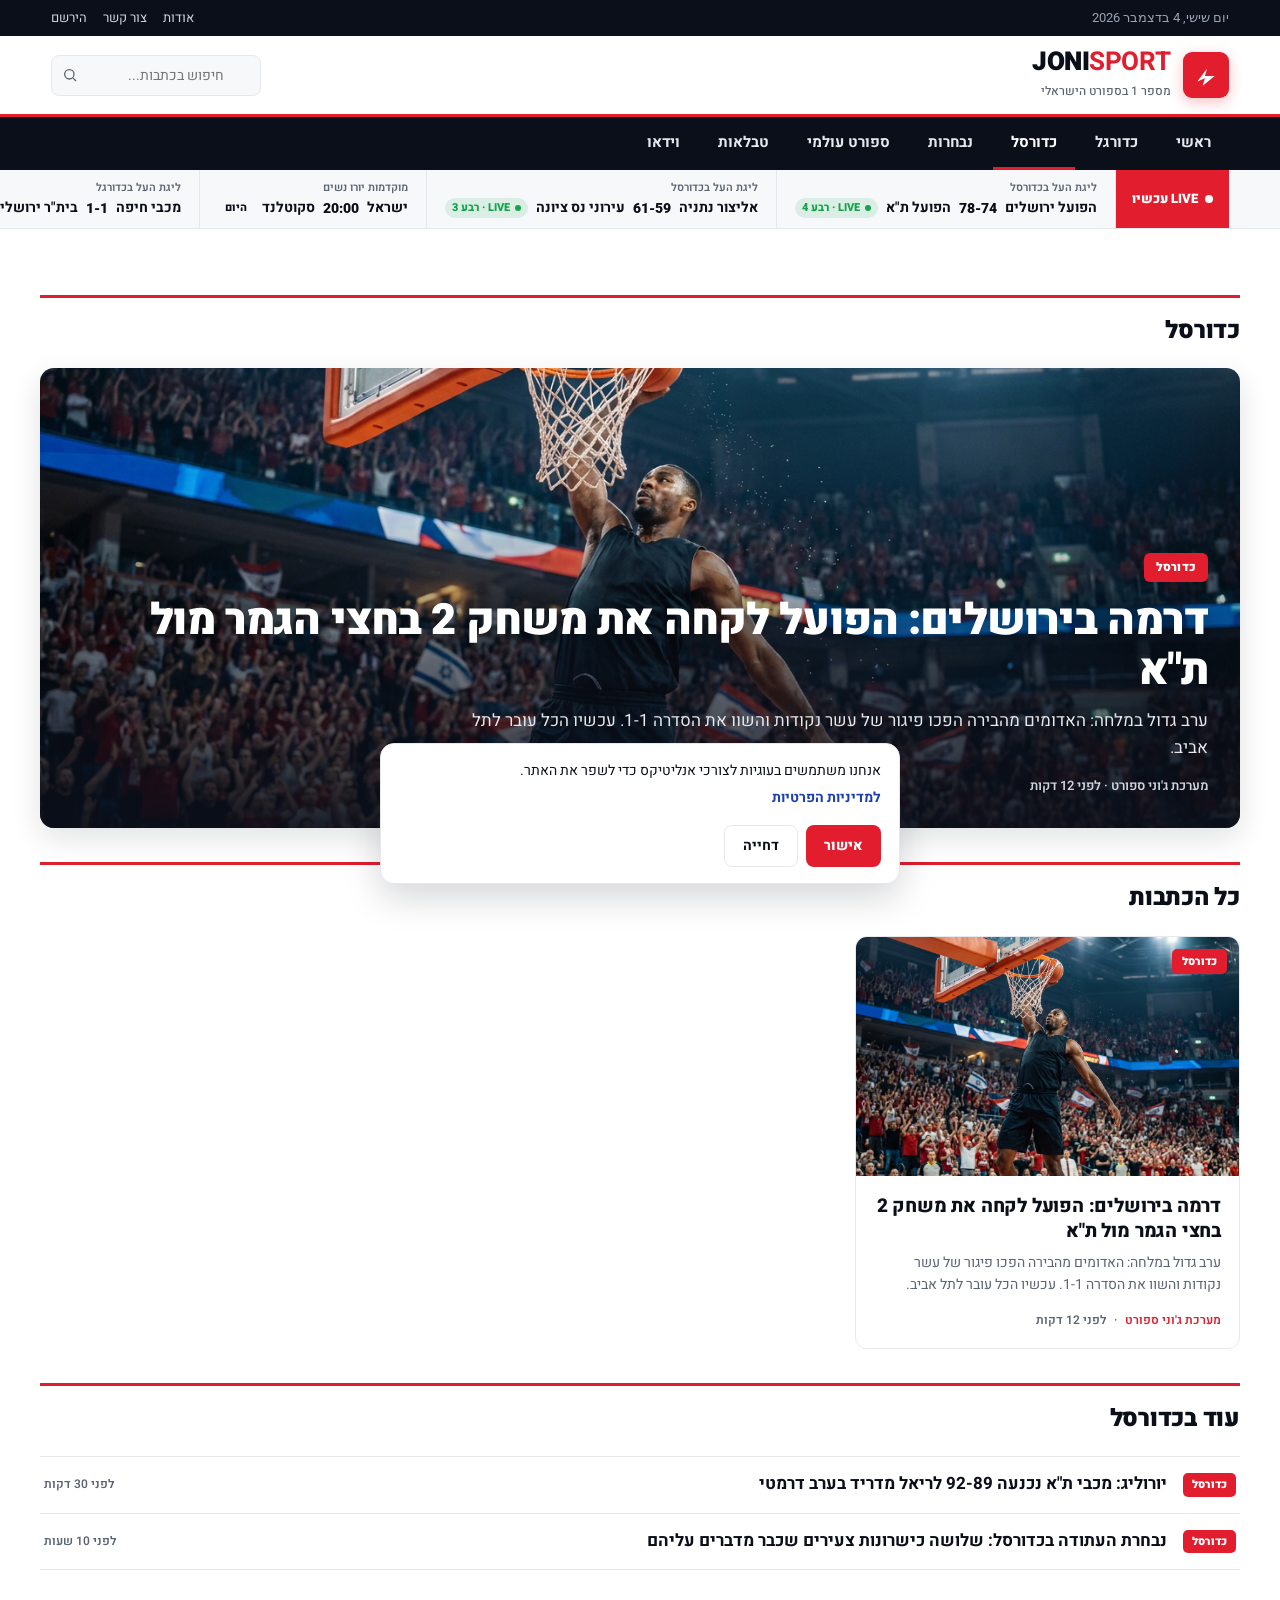
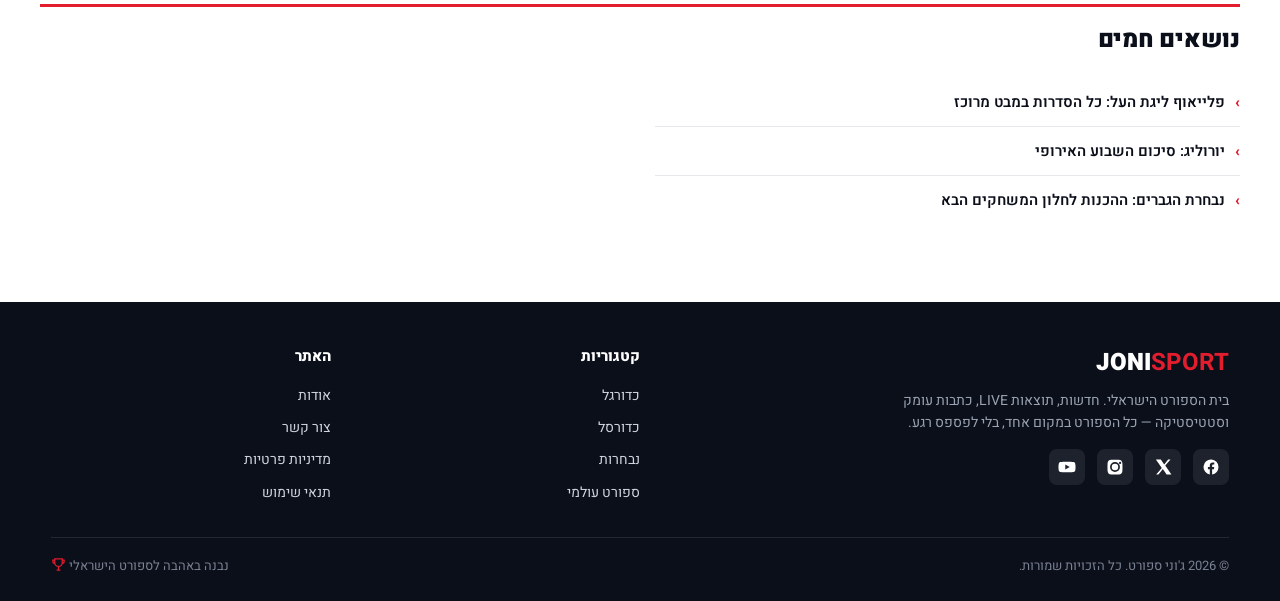
<file: category-basketball.html>
<!doctype html><html lang="he" dir="rtl"><head>
<meta charset="utf-8"><meta name="viewport" content="width=device-width,initial-scale=1">
<title>כדורסל | ג&#x27;וני ספורט</title>
<meta name="description" content="כל חדשות הכדורסל בג&#x27;וני ספורט — כתבות, תוצאות ועדכוני LIVE.">
<link rel="canonical" href="https://avivbk.github.io/joni-sport/category-basketball.html">
<meta property="og:type" content="website"><meta property="og:title" content="כדורסל | ג&#x27;וני ספורט">
<meta property="og:description" content="כל חדשות הכדורסל בג&#x27;וני ספורט — כתבות, תוצאות ועדכוני LIVE."><meta property="og:locale" content="he_IL">
<meta property="og:url" content="https://avivbk.github.io/joni-sport/category-basketball.html"><meta property="og:image" content="https://avivbk.github.io/joni-sport/assets/basketball.jpg">
<meta property="og:site_name" content="ג'וני ספורט">
<meta name="twitter:card" content="summary_large_image"><meta name="twitter:title" content="כדורסל | ג&#x27;וני ספורט">
<meta name="twitter:description" content="כל חדשות הכדורסל בג&#x27;וני ספורט — כתבות, תוצאות ועדכוני LIVE."><meta name="twitter:image" content="https://avivbk.github.io/joni-sport/assets/basketball.jpg">
<meta name="theme-color" content="#E11D2E">
<link rel="icon" href="data:image/svg+xml,%3Csvg xmlns=%27http://www.w3.org/2000/svg%27 viewBox=%270 0 24 24%27%3E%3Crect width=%2724%27 height=%2724%27 rx=%275%27 fill=%27%23E11D2E%27/%3E%3Cpath d=%27M4 18 L13 6 L11 13 L20 13 L9 22 L11 15 Z%27 fill=%27white%27/%3E%3C/svg%3E">
<link rel="preconnect" href="https://fonts.googleapis.com"><link rel="preconnect" href="https://fonts.gstatic.com" crossorigin>
<link href="https://fonts.googleapis.com/css2?family=Heebo:wght@400;500;700;800;900&family=Roboto:wght@400;500;700&display=swap" rel="stylesheet">
<link rel="stylesheet" href="styles.css">
<script type="application/ld+json">{"@context": "https://schema.org", "@type": "NewsMediaOrganization", "name": "ג'וני ספורט", "alternateName": "Joni Sport", "url": "https://avivbk.github.io/joni-sport/", "logo": "https://avivbk.github.io/joni-sport/assets/logo.png", "description": "אתר חדשות הספורט הישראלי — כדורגל, כדורסל, נבחרות, תוצאות LIVE וכתבות עומק.", "inLanguage": "he-IL", "sameAs": []}</script>
<script>window.wbLoadAnalytics=function(){if(window.__wbA)return;window.__wbA=1;var s=document.createElement("script");s.defer=true;s.dataset.domain="avivbk.github.io";s.src="https://plausible.io/js/script.js";document.head.appendChild(s);};</script>
</head><body><div class="topbar"><div class="wrap"><span class="date tab-num" id="todayDate">יום שלישי, 9 ביוני 2026</span><nav><a href="about.html">אודות</a><a href="about.html#contact">צור קשר</a><a href="subscribe.html">הירשם</a></nav></div></div><header class="masthead"><div class="wrap">
<a class="brand" href="index.html"><span class="mark"><svg viewBox="0 0 24 24" fill="none" xmlns="http://www.w3.org/2000/svg"><path d="M4 18 L13 6 L11 13 L20 13 L9 22 L11 15 Z" fill="#fff"/></svg></span>
<span><span class="name">JONI<b>SPORT</b></span><span class="tag">מספר 1 בספורט הישראלי</span></span></a>
<div class="hdr-right">
<div class="searchwrap"><input class="searchbox" id="search" type="search" placeholder="חיפוש בכתבות..." autocomplete="off" aria-label="חיפוש">
<svg width="16" height="16" viewBox="0 0 24 24" fill="none" stroke="currentColor" stroke-width="2"><circle cx="11" cy="11" r="7"/><path d="m21 21-4.3-4.3"/></svg>
<div class="search-results" id="searchResults"></div></div>
<button class="menu-toggle" id="menuToggle" aria-label="תפריט"><svg width="20" height="20" viewBox="0 0 24 24" fill="none" stroke="currentColor" stroke-width="2"><path d="M3 12h18M3 6h18M3 18h18"/></svg></button>
</div></div></header><nav class="mainnav" id="mainnav"><div class="wrap"><a class="" href="index.html">ראשי</a><a class="" href="category-football.html">כדורגל</a><a class="active" href="category-basketball.html">כדורסל</a><a class="" href="category-national.html">נבחרות</a><a class="" href="category-world.html">ספורט עולמי</a><a class="" href="standings.html">טבלאות</a><a class="" href="videos.html">וידאו</a></div></nav><div class="ticker"><div class="wrap"><div class="label"><span class="dot"></span>LIVE עכשיו</div><div class="tick"><span class="comp">ליגת העל בכדורסל</span>
<span class="row"><span>הפועל ירושלים</span><span class="sc tab-num">78-74</span><span>הפועל ת&quot;א</span>
<span class="st LIVE live-dot">LIVE · רבע 4</span></span></div><div class="tick"><span class="comp">ליגת העל בכדורסל</span>
<span class="row"><span>אליצור נתניה</span><span class="sc tab-num">61-59</span><span>עירוני נס ציונה</span>
<span class="st LIVE live-dot">LIVE · רבע 3</span></span></div><div class="tick"><span class="comp">מוקדמות יורו נשים</span>
<span class="row"><span>ישראל</span><span class="sc tab-num">20:00</span><span>סקוטלנד</span>
<span class="st ">היום</span></span></div><div class="tick"><span class="comp">ליגת העל בכדורגל</span>
<span class="row"><span>מכבי חיפה</span><span class="sc tab-num">1-1</span><span>בית&quot;ר ירושלים</span>
<span class="st ">סיום</span></span></div><div class="tick"><span class="comp">ATP 250 הולנד</span>
<span class="row"><span>סיבוב 1</span><span class="sc tab-num">12:00</span><span>2 משחקים</span>
<span class="st ">מחר</span></span></div><div class="tick"><span class="comp">יורוליג</span>
<span class="row"><span>מכבי ת&quot;א</span><span class="sc tab-num">סיום</span><span>ריאל מדריד</span>
<span class="st ">89-92</span></span></div></div></div>
<div class="wrap" style="padding:32px 0"><div class="shead"><h2>כדורסל</h2></div><a class="lead" href="article-basketball.html" style="margin-bottom:24px"><img src="assets/basketball.jpg" alt="דרמה בירושלים: הפועל לקחה את משחק 2 בחצי הגמר מול ת&quot;א"><div class="grad"></div>
<div class="meta"><span class="kicker">כדורסל</span><h1>דרמה בירושלים: הפועל לקחה את משחק 2 בחצי הגמר מול ת&quot;א</h1><p>ערב גדול במלחה: האדומים מהבירה הפכו פיגור של עשר נקודות והשוו את הסדרה 1-1. עכשיו הכל עובר לתל אביב.</p>
<div class="by">מערכת ג&#x27;וני ספורט · לפני 12 דקות</div></div></a><div class="shead"><h2>כל הכתבות</h2></div><div class="grid3"><a class="card" href="article-basketball.html"><div class="ph"><img src="assets/basketball.jpg" alt="דרמה בירושלים: הפועל לקחה את משחק 2 בחצי הגמר מול ת&quot;א" loading="lazy"><span class="k">כדורסל</span></div><div class="b"><h3>דרמה בירושלים: הפועל לקחה את משחק 2 בחצי הגמר מול ת&quot;א</h3><p class="ex">ערב גדול במלחה: האדומים מהבירה הפכו פיגור של עשר נקודות והשוו את הסדרה 1-1. עכשיו הכל עובר לתל אביב.</p><span class="by"><span class="t">מערכת ג&#x27;וני ספורט</span><span>·</span><span>לפני 12 דקות</span></span></div></a></div><div class="shead"><h2>עוד בכדורסל</h2></div><div class="morelist"><a href="article-basketball.html"><span class="k">כדורסל</span><span class="tt">יורוליג: מכבי ת&quot;א נכנעה 92-89 לריאל מדריד בערב דרמטי</span><span class="tm">לפני 30 דקות</span></a><a href="article-basketball.html"><span class="k">כדורסל</span><span class="tt">נבחרת העתודה בכדורסל: שלושה כישרונות צעירים שכבר מדברים עליהם</span><span class="tm">לפני 10 שעות</span></a></div><div class="shead"><h2>נושאים חמים</h2></div><div class="catrow"><div class="catcol"><ul><li><a href="article-basketball.html">פלייאוף ליגת העל: כל הסדרות במבט מרוכז</a></li><li><a href="article-basketball.html">יורוליג: סיכום השבוע האירופי</a></li><li><a href="article-basketball.html">נבחרת הגברים: ההכנות לחלון המשחקים הבא</a></li></ul></div></div></div>
<footer><div class="wrap"><div class="cols">
<div><div class="name">JONI<b>SPORT</b></div><p style="font-size:14px;max-width:340px;color:#9aa3b2;line-height:1.6">בית הספורט הישראלי. חדשות, תוצאות LIVE, כתבות עומק וסטטיסטיקה — כל הספורט במקום אחד, בלי לפספס רגע.</p><div class="social"><a href="#" aria-label="facebook"><svg viewBox="0 0 24 24"><path d="M22 12a10 10 0 1 0-11.6 9.9v-7H7.9V12h2.5V9.8c0-2.5 1.5-3.9 3.8-3.9 1.1 0 2.2.2 2.2.2v2.5h-1.3c-1.2 0-1.6.8-1.6 1.6V12h2.8l-.4 2.9h-2.4v7A10 10 0 0 0 22 12z"/></svg></a><a href="#" aria-label="twitter"><svg viewBox="0 0 24 24"><path d="M18.9 2H22l-7 8 8.2 12h-6.4l-5-7.3L6 22H2.9l7.5-8.6L2.5 2h6.6l4.5 6.6L18.9 2z"/></svg></a><a href="#" aria-label="instagram"><svg viewBox="0 0 24 24"><path d="M12 2.2c3.2 0 3.6 0 4.9.07 3.3.15 4.8 1.7 5 5 .06 1.3.07 1.6.07 4.8s0 3.5-.07 4.8c-.15 3.3-1.7 4.8-5 5-1.3.06-1.6.07-4.9.07s-3.6 0-4.9-.07c-3.3-.15-4.8-1.7-5-5C2.04 15.6 2 15.2 2 12s0-3.5.07-4.8c.15-3.3 1.7-4.8 5-5C8.4 2.2 8.8 2.2 12 2.2zm0 3.2A6.6 6.6 0 1 0 18.6 12 6.6 6.6 0 0 0 12 5.4zm0 10.9A4.3 4.3 0 1 1 16.3 12 4.3 4.3 0 0 1 12 16.3zM18.8 5a1.55 1.55 0 1 0 1.55 1.55A1.55 1.55 0 0 0 18.8 5z"/></svg></a><a href="#" aria-label="youtube"><svg viewBox="0 0 24 24"><path d="M23 7.5a3 3 0 0 0-2.1-2.1C19 5 12 5 12 5s-7 0-8.9.4A3 3 0 0 0 1 7.5 31 31 0 0 0 .6 12 31 31 0 0 0 1 16.5a3 3 0 0 0 2.1 2.1C5 19 12 19 12 19s7 0 8.9-.4a3 3 0 0 0 2.1-2.1 31 31 0 0 0 .4-4.5 31 31 0 0 0-.4-4.5zM9.7 15.4V8.6l6 3.4z"/></svg></a></div></div>
<div><h5>קטגוריות</h5><a href="category-football.html">כדורגל</a><a href="category-basketball.html">כדורסל</a><a href="category-national.html">נבחרות</a><a href="category-world.html">ספורט עולמי</a></div>
<div><h5>האתר</h5><a href="about.html">אודות</a><a href="about.html#contact">צור קשר</a><a href="privacy.html">מדיניות פרטיות</a><a href="terms.html">תנאי שימוש</a></div>
</div><div class="bot"><span>© 2026 ג'וני ספורט. כל הזכויות שמורות.</span><span>נבנה באהבה לספורט הישראלי <svg width="15" height="15" viewBox="0 0 24 24" fill="none" stroke="#E11D2E" stroke-width="2" style="vertical-align:-2px"><path d="M6 9a6 6 0 0 0 12 0V3H6zM6 5H3v2a3 3 0 0 0 3 3M18 5h3v2a3 3 0 0 1-3 3M9 21h6M12 15v6"/></svg></span></div></div><div id="cookie-bar" role="dialog" aria-live="polite" hidden
 style="position:fixed;inset-inline:16px;bottom:16px;z-index:60;max-width:520px;margin-inline:auto;
 background:#fff;color:var(--text);border:1px solid var(--border);border-radius:14px;
 padding:16px 18px;box-shadow:0 12px 36px rgba(11,15,26,.18);font-size:14px;line-height:1.55">
  <span>אנחנו משתמשים בעוגיות לצורכי אנליטיקס כדי לשפר את האתר. <a href="privacy.html" style="color:var(--accent-2);font-weight:700">למדיניות הפרטיות</a></span>
  <div style="margin-top:12px;display:flex;gap:8px;justify-content:flex-start">
    <button id="cookie-accept" style="background:var(--accent);color:#fff;border:none;border-radius:8px;padding:9px 18px;cursor:pointer;font:inherit;font-weight:800">אישור</button>
    <button id="cookie-decline" style="background:transparent;color:var(--text);border:1px solid var(--border);border-radius:8px;padding:9px 18px;cursor:pointer;font:inherit;font-weight:700">דחייה</button>
  </div>
</div>
<script>(function(){var bar=document.getElementById("cookie-bar");if(!bar)return;
function set(v){try{localStorage.setItem("js-consent",v);}catch(e){}bar.hidden=true;if(v==="granted"&&window.wbLoadAnalytics)window.wbLoadAnalytics();}
var c=null;try{c=localStorage.getItem("js-consent");}catch(e){}
if(!c)bar.hidden=false;else if(c==="granted"&&window.wbLoadAnalytics)window.wbLoadAnalytics();
document.getElementById("cookie-accept").onclick=function(){set("granted");};
document.getElementById("cookie-decline").onclick=function(){set("denied");};})();</script></footer>
<script src="app.js"></script>
</body></html>
</file>
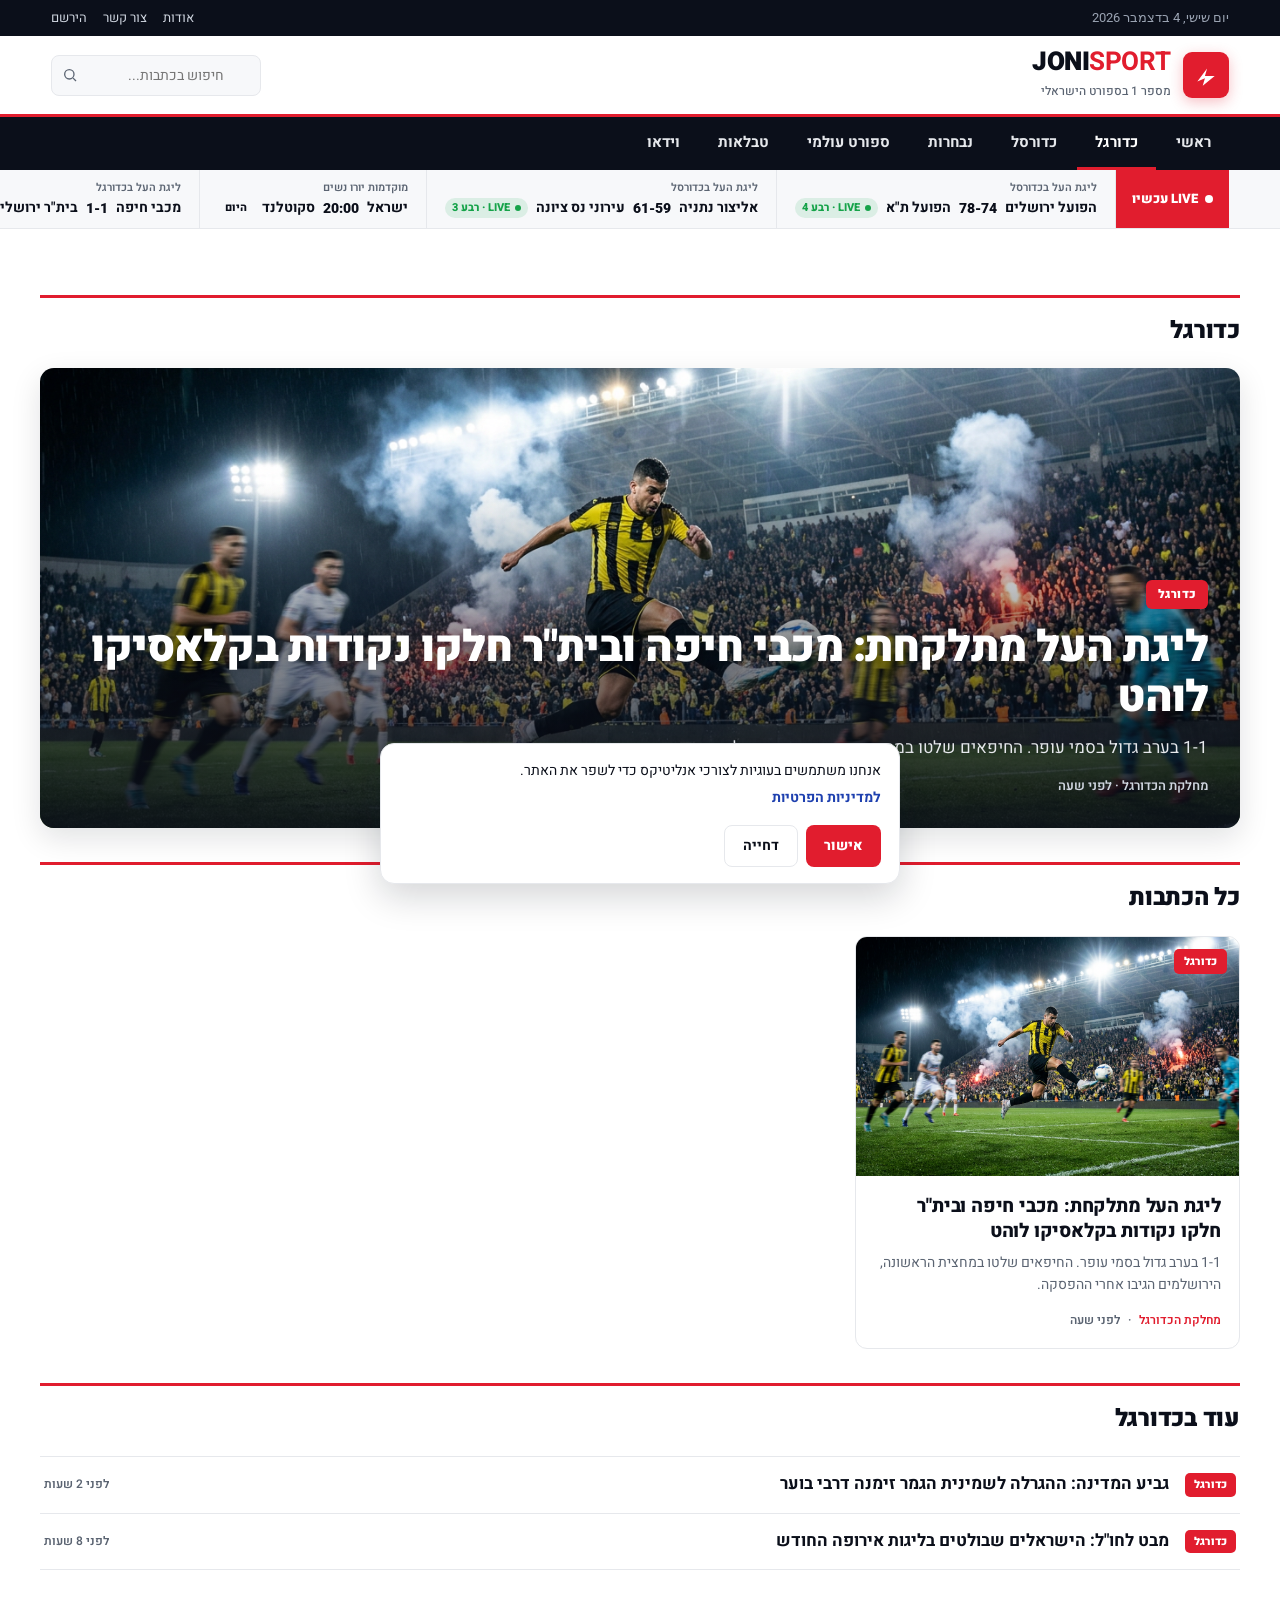
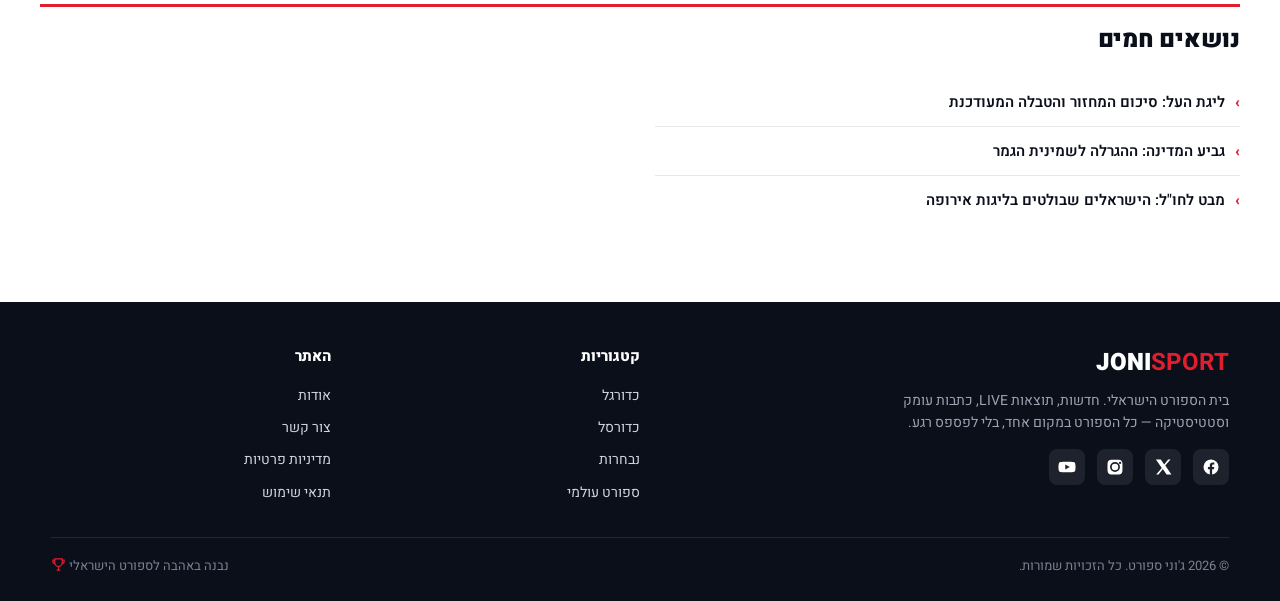
<file: category-football.html>
<!doctype html><html lang="he" dir="rtl"><head>
<meta charset="utf-8"><meta name="viewport" content="width=device-width,initial-scale=1">
<title>כדורגל | ג&#x27;וני ספורט</title>
<meta name="description" content="כל חדשות הכדורגל בג&#x27;וני ספורט — כתבות, תוצאות ועדכוני LIVE.">
<link rel="canonical" href="https://avivbk.github.io/joni-sport/category-football.html">
<meta property="og:type" content="website"><meta property="og:title" content="כדורגל | ג&#x27;וני ספורט">
<meta property="og:description" content="כל חדשות הכדורגל בג&#x27;וני ספורט — כתבות, תוצאות ועדכוני LIVE."><meta property="og:locale" content="he_IL">
<meta property="og:url" content="https://avivbk.github.io/joni-sport/category-football.html"><meta property="og:image" content="https://avivbk.github.io/joni-sport/assets/basketball.jpg">
<meta property="og:site_name" content="ג'וני ספורט">
<meta name="twitter:card" content="summary_large_image"><meta name="twitter:title" content="כדורגל | ג&#x27;וני ספורט">
<meta name="twitter:description" content="כל חדשות הכדורגל בג&#x27;וני ספורט — כתבות, תוצאות ועדכוני LIVE."><meta name="twitter:image" content="https://avivbk.github.io/joni-sport/assets/basketball.jpg">
<meta name="theme-color" content="#E11D2E">
<link rel="icon" href="data:image/svg+xml,%3Csvg xmlns=%27http://www.w3.org/2000/svg%27 viewBox=%270 0 24 24%27%3E%3Crect width=%2724%27 height=%2724%27 rx=%275%27 fill=%27%23E11D2E%27/%3E%3Cpath d=%27M4 18 L13 6 L11 13 L20 13 L9 22 L11 15 Z%27 fill=%27white%27/%3E%3C/svg%3E">
<link rel="preconnect" href="https://fonts.googleapis.com"><link rel="preconnect" href="https://fonts.gstatic.com" crossorigin>
<link href="https://fonts.googleapis.com/css2?family=Heebo:wght@400;500;700;800;900&family=Roboto:wght@400;500;700&display=swap" rel="stylesheet">
<link rel="stylesheet" href="styles.css">
<script type="application/ld+json">{"@context": "https://schema.org", "@type": "NewsMediaOrganization", "name": "ג'וני ספורט", "alternateName": "Joni Sport", "url": "https://avivbk.github.io/joni-sport/", "logo": "https://avivbk.github.io/joni-sport/assets/logo.png", "description": "אתר חדשות הספורט הישראלי — כדורגל, כדורסל, נבחרות, תוצאות LIVE וכתבות עומק.", "inLanguage": "he-IL", "sameAs": []}</script>
<script>window.wbLoadAnalytics=function(){if(window.__wbA)return;window.__wbA=1;var s=document.createElement("script");s.defer=true;s.dataset.domain="avivbk.github.io";s.src="https://plausible.io/js/script.js";document.head.appendChild(s);};</script>
</head><body><div class="topbar"><div class="wrap"><span class="date tab-num" id="todayDate">יום שלישי, 9 ביוני 2026</span><nav><a href="about.html">אודות</a><a href="about.html#contact">צור קשר</a><a href="subscribe.html">הירשם</a></nav></div></div><header class="masthead"><div class="wrap">
<a class="brand" href="index.html"><span class="mark"><svg viewBox="0 0 24 24" fill="none" xmlns="http://www.w3.org/2000/svg"><path d="M4 18 L13 6 L11 13 L20 13 L9 22 L11 15 Z" fill="#fff"/></svg></span>
<span><span class="name">JONI<b>SPORT</b></span><span class="tag">מספר 1 בספורט הישראלי</span></span></a>
<div class="hdr-right">
<div class="searchwrap"><input class="searchbox" id="search" type="search" placeholder="חיפוש בכתבות..." autocomplete="off" aria-label="חיפוש">
<svg width="16" height="16" viewBox="0 0 24 24" fill="none" stroke="currentColor" stroke-width="2"><circle cx="11" cy="11" r="7"/><path d="m21 21-4.3-4.3"/></svg>
<div class="search-results" id="searchResults"></div></div>
<button class="menu-toggle" id="menuToggle" aria-label="תפריט"><svg width="20" height="20" viewBox="0 0 24 24" fill="none" stroke="currentColor" stroke-width="2"><path d="M3 12h18M3 6h18M3 18h18"/></svg></button>
</div></div></header><nav class="mainnav" id="mainnav"><div class="wrap"><a class="" href="index.html">ראשי</a><a class="active" href="category-football.html">כדורגל</a><a class="" href="category-basketball.html">כדורסל</a><a class="" href="category-national.html">נבחרות</a><a class="" href="category-world.html">ספורט עולמי</a><a class="" href="standings.html">טבלאות</a><a class="" href="videos.html">וידאו</a></div></nav><div class="ticker"><div class="wrap"><div class="label"><span class="dot"></span>LIVE עכשיו</div><div class="tick"><span class="comp">ליגת העל בכדורסל</span>
<span class="row"><span>הפועל ירושלים</span><span class="sc tab-num">78-74</span><span>הפועל ת&quot;א</span>
<span class="st LIVE live-dot">LIVE · רבע 4</span></span></div><div class="tick"><span class="comp">ליגת העל בכדורסל</span>
<span class="row"><span>אליצור נתניה</span><span class="sc tab-num">61-59</span><span>עירוני נס ציונה</span>
<span class="st LIVE live-dot">LIVE · רבע 3</span></span></div><div class="tick"><span class="comp">מוקדמות יורו נשים</span>
<span class="row"><span>ישראל</span><span class="sc tab-num">20:00</span><span>סקוטלנד</span>
<span class="st ">היום</span></span></div><div class="tick"><span class="comp">ליגת העל בכדורגל</span>
<span class="row"><span>מכבי חיפה</span><span class="sc tab-num">1-1</span><span>בית&quot;ר ירושלים</span>
<span class="st ">סיום</span></span></div><div class="tick"><span class="comp">ATP 250 הולנד</span>
<span class="row"><span>סיבוב 1</span><span class="sc tab-num">12:00</span><span>2 משחקים</span>
<span class="st ">מחר</span></span></div><div class="tick"><span class="comp">יורוליג</span>
<span class="row"><span>מכבי ת&quot;א</span><span class="sc tab-num">סיום</span><span>ריאל מדריד</span>
<span class="st ">89-92</span></span></div></div></div>
<div class="wrap" style="padding:32px 0"><div class="shead"><h2>כדורגל</h2></div><a class="lead" href="article-football.html" style="margin-bottom:24px"><img src="assets/football.jpg" alt="ליגת העל מתלקחת: מכבי חיפה ובית&quot;ר חלקו נקודות בקלאסיקו לוהט"><div class="grad"></div>
<div class="meta"><span class="kicker">כדורגל</span><h1>ליגת העל מתלקחת: מכבי חיפה ובית&quot;ר חלקו נקודות בקלאסיקו לוהט</h1><p>1-1 בערב גדול בסמי עופר. החיפאים שלטו במחצית הראשונה, הירושלמים הגיבו אחרי ההפסקה.</p>
<div class="by">מחלקת הכדורגל · לפני שעה</div></div></a><div class="shead"><h2>כל הכתבות</h2></div><div class="grid3"><a class="card" href="article-football.html"><div class="ph"><img src="assets/football.jpg" alt="ליגת העל מתלקחת: מכבי חיפה ובית&quot;ר חלקו נקודות בקלאסיקו לוהט" loading="lazy"><span class="k">כדורגל</span></div><div class="b"><h3>ליגת העל מתלקחת: מכבי חיפה ובית&quot;ר חלקו נקודות בקלאסיקו לוהט</h3><p class="ex">1-1 בערב גדול בסמי עופר. החיפאים שלטו במחצית הראשונה, הירושלמים הגיבו אחרי ההפסקה.</p><span class="by"><span class="t">מחלקת הכדורגל</span><span>·</span><span>לפני שעה</span></span></div></a></div><div class="shead"><h2>עוד בכדורגל</h2></div><div class="morelist"><a href="article-football.html"><span class="k">כדורגל</span><span class="tt">גביע המדינה: ההגרלה לשמינית הגמר זימנה דרבי בוער</span><span class="tm">לפני 2 שעות</span></a><a href="article-football.html"><span class="k">כדורגל</span><span class="tt">מבט לחו&quot;ל: הישראלים שבולטים בליגות אירופה החודש</span><span class="tm">לפני 8 שעות</span></a></div><div class="shead"><h2>נושאים חמים</h2></div><div class="catrow"><div class="catcol"><ul><li><a href="article-football.html">ליגת העל: סיכום המחזור והטבלה המעודכנת</a></li><li><a href="article-football.html">גביע המדינה: ההגרלה לשמינית הגמר</a></li><li><a href="article-football.html">מבט לחו&quot;ל: הישראלים שבולטים בליגות אירופה</a></li></ul></div></div></div>
<footer><div class="wrap"><div class="cols">
<div><div class="name">JONI<b>SPORT</b></div><p style="font-size:14px;max-width:340px;color:#9aa3b2;line-height:1.6">בית הספורט הישראלי. חדשות, תוצאות LIVE, כתבות עומק וסטטיסטיקה — כל הספורט במקום אחד, בלי לפספס רגע.</p><div class="social"><a href="#" aria-label="facebook"><svg viewBox="0 0 24 24"><path d="M22 12a10 10 0 1 0-11.6 9.9v-7H7.9V12h2.5V9.8c0-2.5 1.5-3.9 3.8-3.9 1.1 0 2.2.2 2.2.2v2.5h-1.3c-1.2 0-1.6.8-1.6 1.6V12h2.8l-.4 2.9h-2.4v7A10 10 0 0 0 22 12z"/></svg></a><a href="#" aria-label="twitter"><svg viewBox="0 0 24 24"><path d="M18.9 2H22l-7 8 8.2 12h-6.4l-5-7.3L6 22H2.9l7.5-8.6L2.5 2h6.6l4.5 6.6L18.9 2z"/></svg></a><a href="#" aria-label="instagram"><svg viewBox="0 0 24 24"><path d="M12 2.2c3.2 0 3.6 0 4.9.07 3.3.15 4.8 1.7 5 5 .06 1.3.07 1.6.07 4.8s0 3.5-.07 4.8c-.15 3.3-1.7 4.8-5 5-1.3.06-1.6.07-4.9.07s-3.6 0-4.9-.07c-3.3-.15-4.8-1.7-5-5C2.04 15.6 2 15.2 2 12s0-3.5.07-4.8c.15-3.3 1.7-4.8 5-5C8.4 2.2 8.8 2.2 12 2.2zm0 3.2A6.6 6.6 0 1 0 18.6 12 6.6 6.6 0 0 0 12 5.4zm0 10.9A4.3 4.3 0 1 1 16.3 12 4.3 4.3 0 0 1 12 16.3zM18.8 5a1.55 1.55 0 1 0 1.55 1.55A1.55 1.55 0 0 0 18.8 5z"/></svg></a><a href="#" aria-label="youtube"><svg viewBox="0 0 24 24"><path d="M23 7.5a3 3 0 0 0-2.1-2.1C19 5 12 5 12 5s-7 0-8.9.4A3 3 0 0 0 1 7.5 31 31 0 0 0 .6 12 31 31 0 0 0 1 16.5a3 3 0 0 0 2.1 2.1C5 19 12 19 12 19s7 0 8.9-.4a3 3 0 0 0 2.1-2.1 31 31 0 0 0 .4-4.5 31 31 0 0 0-.4-4.5zM9.7 15.4V8.6l6 3.4z"/></svg></a></div></div>
<div><h5>קטגוריות</h5><a href="category-football.html">כדורגל</a><a href="category-basketball.html">כדורסל</a><a href="category-national.html">נבחרות</a><a href="category-world.html">ספורט עולמי</a></div>
<div><h5>האתר</h5><a href="about.html">אודות</a><a href="about.html#contact">צור קשר</a><a href="privacy.html">מדיניות פרטיות</a><a href="terms.html">תנאי שימוש</a></div>
</div><div class="bot"><span>© 2026 ג'וני ספורט. כל הזכויות שמורות.</span><span>נבנה באהבה לספורט הישראלי <svg width="15" height="15" viewBox="0 0 24 24" fill="none" stroke="#E11D2E" stroke-width="2" style="vertical-align:-2px"><path d="M6 9a6 6 0 0 0 12 0V3H6zM6 5H3v2a3 3 0 0 0 3 3M18 5h3v2a3 3 0 0 1-3 3M9 21h6M12 15v6"/></svg></span></div></div><div id="cookie-bar" role="dialog" aria-live="polite" hidden
 style="position:fixed;inset-inline:16px;bottom:16px;z-index:60;max-width:520px;margin-inline:auto;
 background:#fff;color:var(--text);border:1px solid var(--border);border-radius:14px;
 padding:16px 18px;box-shadow:0 12px 36px rgba(11,15,26,.18);font-size:14px;line-height:1.55">
  <span>אנחנו משתמשים בעוגיות לצורכי אנליטיקס כדי לשפר את האתר. <a href="privacy.html" style="color:var(--accent-2);font-weight:700">למדיניות הפרטיות</a></span>
  <div style="margin-top:12px;display:flex;gap:8px;justify-content:flex-start">
    <button id="cookie-accept" style="background:var(--accent);color:#fff;border:none;border-radius:8px;padding:9px 18px;cursor:pointer;font:inherit;font-weight:800">אישור</button>
    <button id="cookie-decline" style="background:transparent;color:var(--text);border:1px solid var(--border);border-radius:8px;padding:9px 18px;cursor:pointer;font:inherit;font-weight:700">דחייה</button>
  </div>
</div>
<script>(function(){var bar=document.getElementById("cookie-bar");if(!bar)return;
function set(v){try{localStorage.setItem("js-consent",v);}catch(e){}bar.hidden=true;if(v==="granted"&&window.wbLoadAnalytics)window.wbLoadAnalytics();}
var c=null;try{c=localStorage.getItem("js-consent");}catch(e){}
if(!c)bar.hidden=false;else if(c==="granted"&&window.wbLoadAnalytics)window.wbLoadAnalytics();
document.getElementById("cookie-accept").onclick=function(){set("granted");};
document.getElementById("cookie-decline").onclick=function(){set("denied");};})();</script></footer>
<script src="app.js"></script>
</body></html>
</file>
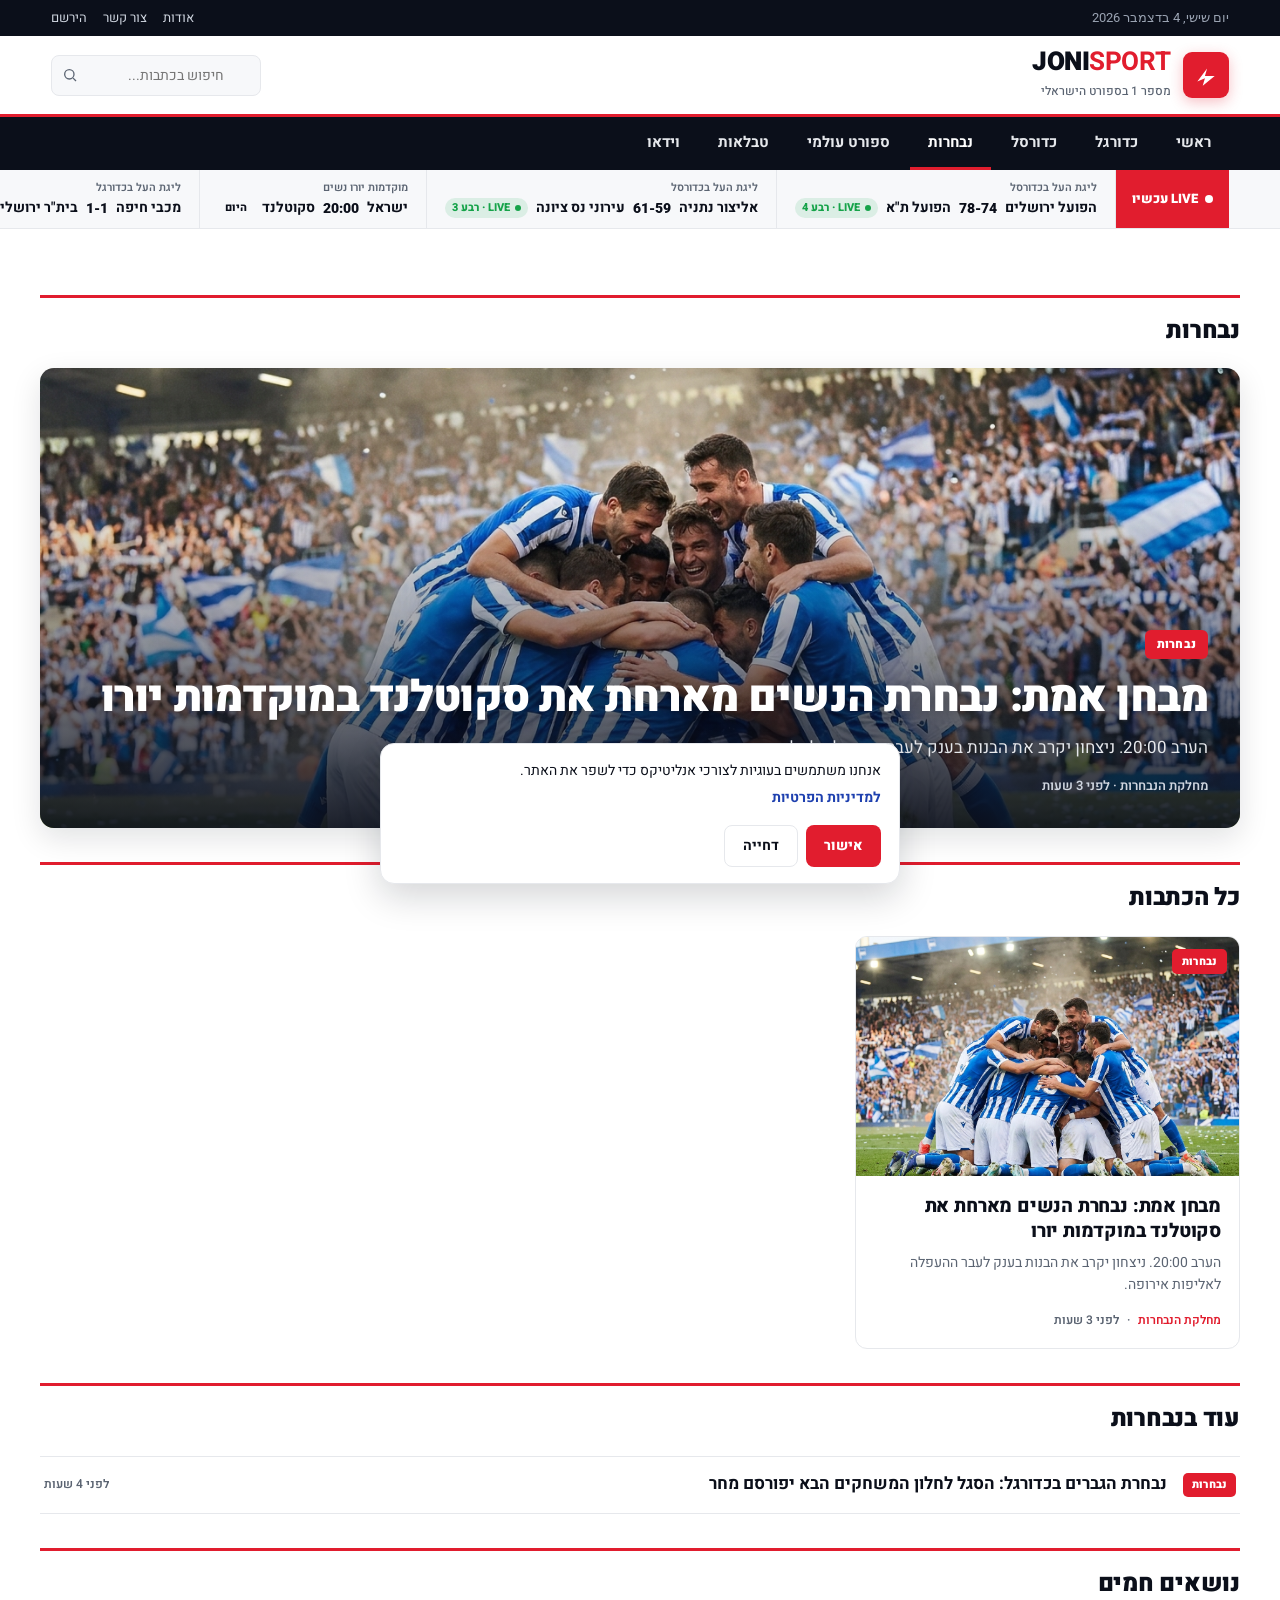
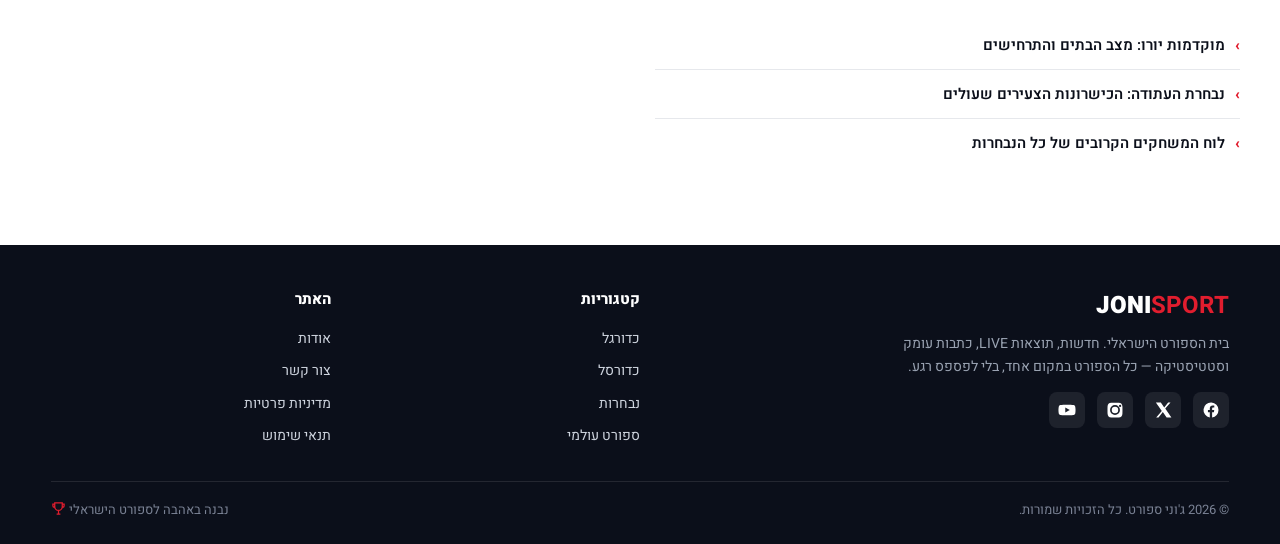
<file: category-national.html>
<!doctype html><html lang="he" dir="rtl"><head>
<meta charset="utf-8"><meta name="viewport" content="width=device-width,initial-scale=1">
<title>נבחרות | ג&#x27;וני ספורט</title>
<meta name="description" content="כל חדשות הנבחרות בג&#x27;וני ספורט — כתבות, תוצאות ועדכוני LIVE.">
<link rel="canonical" href="https://avivbk.github.io/joni-sport/category-national.html">
<meta property="og:type" content="website"><meta property="og:title" content="נבחרות | ג&#x27;וני ספורט">
<meta property="og:description" content="כל חדשות הנבחרות בג&#x27;וני ספורט — כתבות, תוצאות ועדכוני LIVE."><meta property="og:locale" content="he_IL">
<meta property="og:url" content="https://avivbk.github.io/joni-sport/category-national.html"><meta property="og:image" content="https://avivbk.github.io/joni-sport/assets/basketball.jpg">
<meta property="og:site_name" content="ג'וני ספורט">
<meta name="twitter:card" content="summary_large_image"><meta name="twitter:title" content="נבחרות | ג&#x27;וני ספורט">
<meta name="twitter:description" content="כל חדשות הנבחרות בג&#x27;וני ספורט — כתבות, תוצאות ועדכוני LIVE."><meta name="twitter:image" content="https://avivbk.github.io/joni-sport/assets/basketball.jpg">
<meta name="theme-color" content="#E11D2E">
<link rel="icon" href="data:image/svg+xml,%3Csvg xmlns=%27http://www.w3.org/2000/svg%27 viewBox=%270 0 24 24%27%3E%3Crect width=%2724%27 height=%2724%27 rx=%275%27 fill=%27%23E11D2E%27/%3E%3Cpath d=%27M4 18 L13 6 L11 13 L20 13 L9 22 L11 15 Z%27 fill=%27white%27/%3E%3C/svg%3E">
<link rel="preconnect" href="https://fonts.googleapis.com"><link rel="preconnect" href="https://fonts.gstatic.com" crossorigin>
<link href="https://fonts.googleapis.com/css2?family=Heebo:wght@400;500;700;800;900&family=Roboto:wght@400;500;700&display=swap" rel="stylesheet">
<link rel="stylesheet" href="styles.css">
<script type="application/ld+json">{"@context": "https://schema.org", "@type": "NewsMediaOrganization", "name": "ג'וני ספורט", "alternateName": "Joni Sport", "url": "https://avivbk.github.io/joni-sport/", "logo": "https://avivbk.github.io/joni-sport/assets/logo.png", "description": "אתר חדשות הספורט הישראלי — כדורגל, כדורסל, נבחרות, תוצאות LIVE וכתבות עומק.", "inLanguage": "he-IL", "sameAs": []}</script>
<script>window.wbLoadAnalytics=function(){if(window.__wbA)return;window.__wbA=1;var s=document.createElement("script");s.defer=true;s.dataset.domain="avivbk.github.io";s.src="https://plausible.io/js/script.js";document.head.appendChild(s);};</script>
</head><body><div class="topbar"><div class="wrap"><span class="date tab-num" id="todayDate">יום שלישי, 9 ביוני 2026</span><nav><a href="about.html">אודות</a><a href="about.html#contact">צור קשר</a><a href="subscribe.html">הירשם</a></nav></div></div><header class="masthead"><div class="wrap">
<a class="brand" href="index.html"><span class="mark"><svg viewBox="0 0 24 24" fill="none" xmlns="http://www.w3.org/2000/svg"><path d="M4 18 L13 6 L11 13 L20 13 L9 22 L11 15 Z" fill="#fff"/></svg></span>
<span><span class="name">JONI<b>SPORT</b></span><span class="tag">מספר 1 בספורט הישראלי</span></span></a>
<div class="hdr-right">
<div class="searchwrap"><input class="searchbox" id="search" type="search" placeholder="חיפוש בכתבות..." autocomplete="off" aria-label="חיפוש">
<svg width="16" height="16" viewBox="0 0 24 24" fill="none" stroke="currentColor" stroke-width="2"><circle cx="11" cy="11" r="7"/><path d="m21 21-4.3-4.3"/></svg>
<div class="search-results" id="searchResults"></div></div>
<button class="menu-toggle" id="menuToggle" aria-label="תפריט"><svg width="20" height="20" viewBox="0 0 24 24" fill="none" stroke="currentColor" stroke-width="2"><path d="M3 12h18M3 6h18M3 18h18"/></svg></button>
</div></div></header><nav class="mainnav" id="mainnav"><div class="wrap"><a class="" href="index.html">ראשי</a><a class="" href="category-football.html">כדורגל</a><a class="" href="category-basketball.html">כדורסל</a><a class="active" href="category-national.html">נבחרות</a><a class="" href="category-world.html">ספורט עולמי</a><a class="" href="standings.html">טבלאות</a><a class="" href="videos.html">וידאו</a></div></nav><div class="ticker"><div class="wrap"><div class="label"><span class="dot"></span>LIVE עכשיו</div><div class="tick"><span class="comp">ליגת העל בכדורסל</span>
<span class="row"><span>הפועל ירושלים</span><span class="sc tab-num">78-74</span><span>הפועל ת&quot;א</span>
<span class="st LIVE live-dot">LIVE · רבע 4</span></span></div><div class="tick"><span class="comp">ליגת העל בכדורסל</span>
<span class="row"><span>אליצור נתניה</span><span class="sc tab-num">61-59</span><span>עירוני נס ציונה</span>
<span class="st LIVE live-dot">LIVE · רבע 3</span></span></div><div class="tick"><span class="comp">מוקדמות יורו נשים</span>
<span class="row"><span>ישראל</span><span class="sc tab-num">20:00</span><span>סקוטלנד</span>
<span class="st ">היום</span></span></div><div class="tick"><span class="comp">ליגת העל בכדורגל</span>
<span class="row"><span>מכבי חיפה</span><span class="sc tab-num">1-1</span><span>בית&quot;ר ירושלים</span>
<span class="st ">סיום</span></span></div><div class="tick"><span class="comp">ATP 250 הולנד</span>
<span class="row"><span>סיבוב 1</span><span class="sc tab-num">12:00</span><span>2 משחקים</span>
<span class="st ">מחר</span></span></div><div class="tick"><span class="comp">יורוליג</span>
<span class="row"><span>מכבי ת&quot;א</span><span class="sc tab-num">סיום</span><span>ריאל מדריד</span>
<span class="st ">89-92</span></span></div></div></div>
<div class="wrap" style="padding:32px 0"><div class="shead"><h2>נבחרות</h2></div><a class="lead" href="article-national.html" style="margin-bottom:24px"><img src="assets/national.jpg" alt="מבחן אמת: נבחרת הנשים מארחת את סקוטלנד במוקדמות יורו"><div class="grad"></div>
<div class="meta"><span class="kicker">נבחרות</span><h1>מבחן אמת: נבחרת הנשים מארחת את סקוטלנד במוקדמות יורו</h1><p>הערב 20:00. ניצחון יקרב את הבנות בענק לעבר ההעפלה לאליפות אירופה.</p>
<div class="by">מחלקת הנבחרות · לפני 3 שעות</div></div></a><div class="shead"><h2>כל הכתבות</h2></div><div class="grid3"><a class="card" href="article-national.html"><div class="ph"><img src="assets/national.jpg" alt="מבחן אמת: נבחרת הנשים מארחת את סקוטלנד במוקדמות יורו" loading="lazy"><span class="k">נבחרות</span></div><div class="b"><h3>מבחן אמת: נבחרת הנשים מארחת את סקוטלנד במוקדמות יורו</h3><p class="ex">הערב 20:00. ניצחון יקרב את הבנות בענק לעבר ההעפלה לאליפות אירופה.</p><span class="by"><span class="t">מחלקת הנבחרות</span><span>·</span><span>לפני 3 שעות</span></span></div></a></div><div class="shead"><h2>עוד בנבחרות</h2></div><div class="morelist"><a href="article-national.html"><span class="k">נבחרות</span><span class="tt">נבחרת הגברים בכדורגל: הסגל לחלון המשחקים הבא יפורסם מחר</span><span class="tm">לפני 4 שעות</span></a></div><div class="shead"><h2>נושאים חמים</h2></div><div class="catrow"><div class="catcol"><ul><li><a href="article-national.html">מוקדמות יורו: מצב הבתים והתרחישים</a></li><li><a href="article-national.html">נבחרת העתודה: הכישרונות הצעירים שעולים</a></li><li><a href="article-national.html">לוח המשחקים הקרובים של כל הנבחרות</a></li></ul></div></div></div>
<footer><div class="wrap"><div class="cols">
<div><div class="name">JONI<b>SPORT</b></div><p style="font-size:14px;max-width:340px;color:#9aa3b2;line-height:1.6">בית הספורט הישראלי. חדשות, תוצאות LIVE, כתבות עומק וסטטיסטיקה — כל הספורט במקום אחד, בלי לפספס רגע.</p><div class="social"><a href="#" aria-label="facebook"><svg viewBox="0 0 24 24"><path d="M22 12a10 10 0 1 0-11.6 9.9v-7H7.9V12h2.5V9.8c0-2.5 1.5-3.9 3.8-3.9 1.1 0 2.2.2 2.2.2v2.5h-1.3c-1.2 0-1.6.8-1.6 1.6V12h2.8l-.4 2.9h-2.4v7A10 10 0 0 0 22 12z"/></svg></a><a href="#" aria-label="twitter"><svg viewBox="0 0 24 24"><path d="M18.9 2H22l-7 8 8.2 12h-6.4l-5-7.3L6 22H2.9l7.5-8.6L2.5 2h6.6l4.5 6.6L18.9 2z"/></svg></a><a href="#" aria-label="instagram"><svg viewBox="0 0 24 24"><path d="M12 2.2c3.2 0 3.6 0 4.9.07 3.3.15 4.8 1.7 5 5 .06 1.3.07 1.6.07 4.8s0 3.5-.07 4.8c-.15 3.3-1.7 4.8-5 5-1.3.06-1.6.07-4.9.07s-3.6 0-4.9-.07c-3.3-.15-4.8-1.7-5-5C2.04 15.6 2 15.2 2 12s0-3.5.07-4.8c.15-3.3 1.7-4.8 5-5C8.4 2.2 8.8 2.2 12 2.2zm0 3.2A6.6 6.6 0 1 0 18.6 12 6.6 6.6 0 0 0 12 5.4zm0 10.9A4.3 4.3 0 1 1 16.3 12 4.3 4.3 0 0 1 12 16.3zM18.8 5a1.55 1.55 0 1 0 1.55 1.55A1.55 1.55 0 0 0 18.8 5z"/></svg></a><a href="#" aria-label="youtube"><svg viewBox="0 0 24 24"><path d="M23 7.5a3 3 0 0 0-2.1-2.1C19 5 12 5 12 5s-7 0-8.9.4A3 3 0 0 0 1 7.5 31 31 0 0 0 .6 12 31 31 0 0 0 1 16.5a3 3 0 0 0 2.1 2.1C5 19 12 19 12 19s7 0 8.9-.4a3 3 0 0 0 2.1-2.1 31 31 0 0 0 .4-4.5 31 31 0 0 0-.4-4.5zM9.7 15.4V8.6l6 3.4z"/></svg></a></div></div>
<div><h5>קטגוריות</h5><a href="category-football.html">כדורגל</a><a href="category-basketball.html">כדורסל</a><a href="category-national.html">נבחרות</a><a href="category-world.html">ספורט עולמי</a></div>
<div><h5>האתר</h5><a href="about.html">אודות</a><a href="about.html#contact">צור קשר</a><a href="privacy.html">מדיניות פרטיות</a><a href="terms.html">תנאי שימוש</a></div>
</div><div class="bot"><span>© 2026 ג'וני ספורט. כל הזכויות שמורות.</span><span>נבנה באהבה לספורט הישראלי <svg width="15" height="15" viewBox="0 0 24 24" fill="none" stroke="#E11D2E" stroke-width="2" style="vertical-align:-2px"><path d="M6 9a6 6 0 0 0 12 0V3H6zM6 5H3v2a3 3 0 0 0 3 3M18 5h3v2a3 3 0 0 1-3 3M9 21h6M12 15v6"/></svg></span></div></div><div id="cookie-bar" role="dialog" aria-live="polite" hidden
 style="position:fixed;inset-inline:16px;bottom:16px;z-index:60;max-width:520px;margin-inline:auto;
 background:#fff;color:var(--text);border:1px solid var(--border);border-radius:14px;
 padding:16px 18px;box-shadow:0 12px 36px rgba(11,15,26,.18);font-size:14px;line-height:1.55">
  <span>אנחנו משתמשים בעוגיות לצורכי אנליטיקס כדי לשפר את האתר. <a href="privacy.html" style="color:var(--accent-2);font-weight:700">למדיניות הפרטיות</a></span>
  <div style="margin-top:12px;display:flex;gap:8px;justify-content:flex-start">
    <button id="cookie-accept" style="background:var(--accent);color:#fff;border:none;border-radius:8px;padding:9px 18px;cursor:pointer;font:inherit;font-weight:800">אישור</button>
    <button id="cookie-decline" style="background:transparent;color:var(--text);border:1px solid var(--border);border-radius:8px;padding:9px 18px;cursor:pointer;font:inherit;font-weight:700">דחייה</button>
  </div>
</div>
<script>(function(){var bar=document.getElementById("cookie-bar");if(!bar)return;
function set(v){try{localStorage.setItem("js-consent",v);}catch(e){}bar.hidden=true;if(v==="granted"&&window.wbLoadAnalytics)window.wbLoadAnalytics();}
var c=null;try{c=localStorage.getItem("js-consent");}catch(e){}
if(!c)bar.hidden=false;else if(c==="granted"&&window.wbLoadAnalytics)window.wbLoadAnalytics();
document.getElementById("cookie-accept").onclick=function(){set("granted");};
document.getElementById("cookie-decline").onclick=function(){set("denied");};})();</script></footer>
<script src="app.js"></script>
</body></html>
</file>
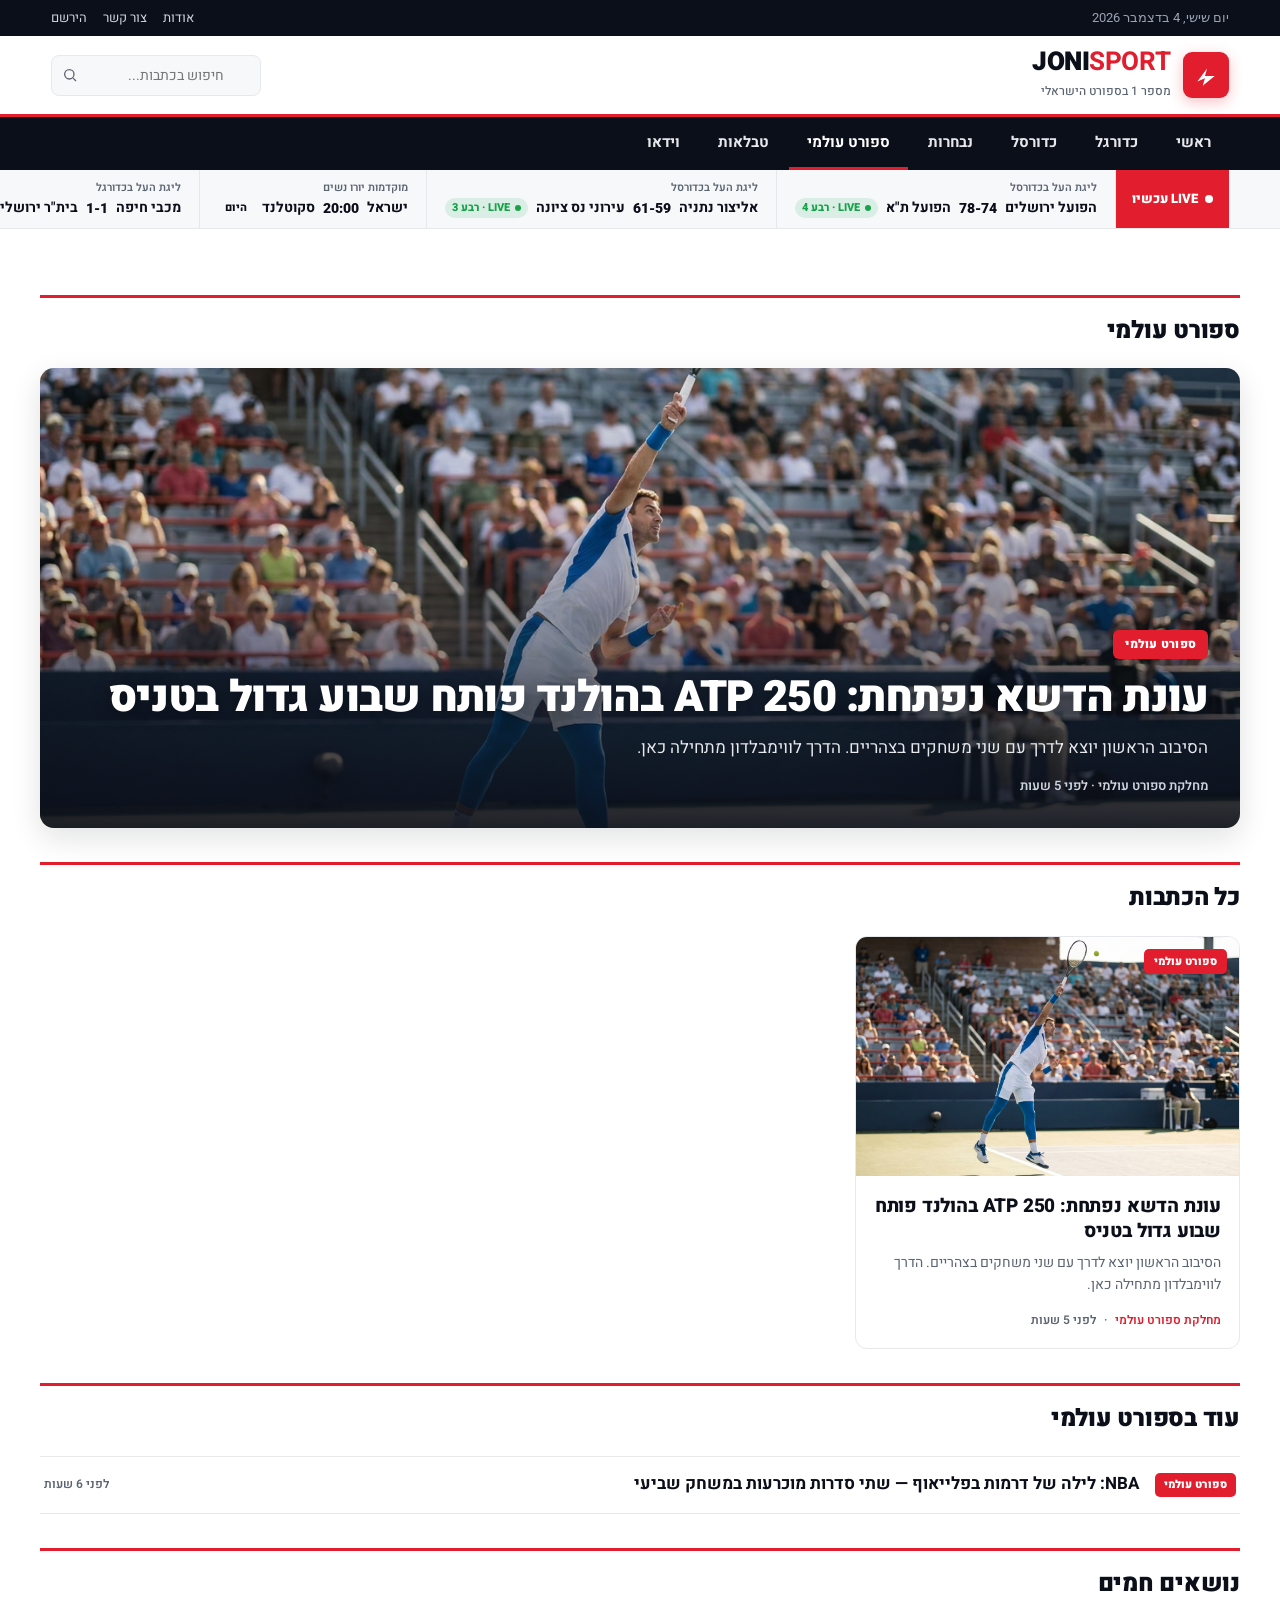
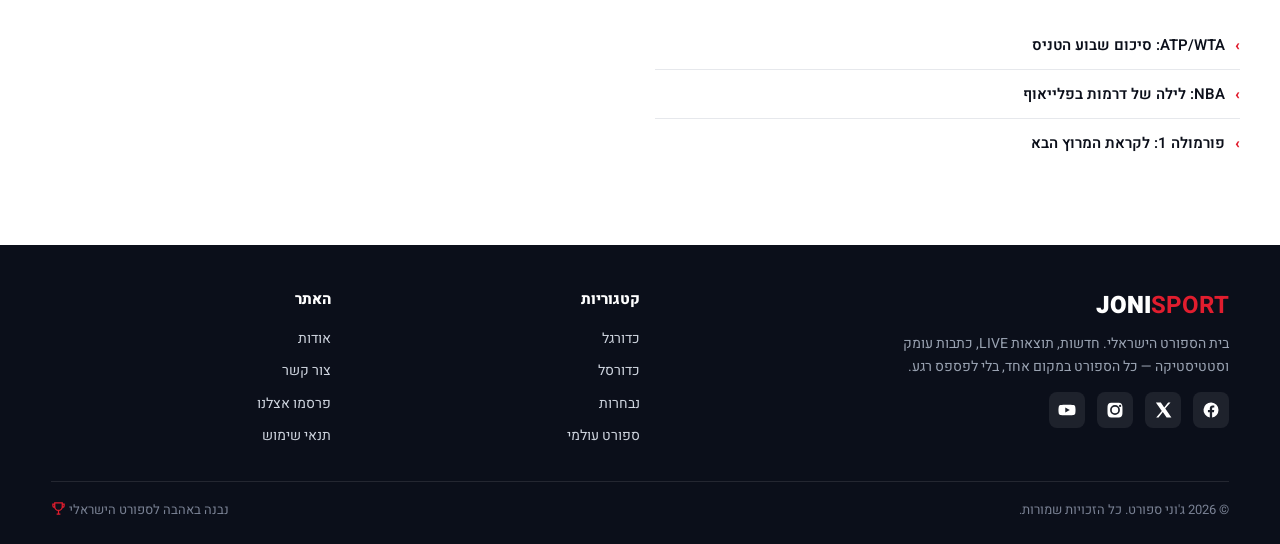
<file: category-world.html>
<!doctype html><html lang="he" dir="rtl"><head>
<meta charset="utf-8"><meta name="viewport" content="width=device-width,initial-scale=1">
<title>ספורט עולמי | ג&#x27;וני ספורט</title>
<meta name="description" content="כל חדשות הספורט עולמי בג&#x27;וני ספורט — כתבות, תוצאות ועדכוני LIVE.">
<meta property="og:type" content="website"><meta property="og:title" content="ספורט עולמי | ג&#x27;וני ספורט">
<meta property="og:description" content="כל חדשות הספורט עולמי בג&#x27;וני ספורט — כתבות, תוצאות ועדכוני LIVE."><meta property="og:locale" content="he_IL">
<meta name="theme-color" content="#E11D2E">
<link rel="icon" href="data:image/svg+xml,%3Csvg xmlns=%27http://www.w3.org/2000/svg%27 viewBox=%270 0 24 24%27%3E%3Crect width=%2724%27 height=%2724%27 rx=%275%27 fill=%27%23E11D2E%27/%3E%3Cpath d=%27M4 18 L13 6 L11 13 L20 13 L9 22 L11 15 Z%27 fill=%27white%27/%3E%3C/svg%3E">
<link rel="preconnect" href="https://fonts.googleapis.com"><link rel="preconnect" href="https://fonts.gstatic.com" crossorigin>
<link href="https://fonts.googleapis.com/css2?family=Heebo:wght@400;500;700;800;900&family=Roboto:wght@400;500;700&display=swap" rel="stylesheet">
<link rel="stylesheet" href="styles.css">
</head><body><div class="topbar"><div class="wrap"><span class="date tab-num" id="todayDate">יום שלישי, 9 ביוני 2026</span><nav><a href="about.html">אודות</a><a href="about.html#contact">צור קשר</a><a href="subscribe.html">הירשם</a></nav></div></div><header class="masthead"><div class="wrap">
<a class="brand" href="index.html"><span class="mark"><svg viewBox="0 0 24 24" fill="none" xmlns="http://www.w3.org/2000/svg"><path d="M4 18 L13 6 L11 13 L20 13 L9 22 L11 15 Z" fill="#fff"/></svg></span>
<span><span class="name">JONI<b>SPORT</b></span><span class="tag">מספר 1 בספורט הישראלי</span></span></a>
<div class="hdr-right">
<div class="searchwrap"><input class="searchbox" id="search" type="search" placeholder="חיפוש בכתבות..." autocomplete="off" aria-label="חיפוש">
<svg width="16" height="16" viewBox="0 0 24 24" fill="none" stroke="currentColor" stroke-width="2"><circle cx="11" cy="11" r="7"/><path d="m21 21-4.3-4.3"/></svg>
<div class="search-results" id="searchResults"></div></div>
<button class="menu-toggle" id="menuToggle" aria-label="תפריט"><svg width="20" height="20" viewBox="0 0 24 24" fill="none" stroke="currentColor" stroke-width="2"><path d="M3 12h18M3 6h18M3 18h18"/></svg></button>
</div></div></header><nav class="mainnav" id="mainnav"><div class="wrap"><a class="" href="index.html">ראשי</a><a class="" href="category-football.html">כדורגל</a><a class="" href="category-basketball.html">כדורסל</a><a class="" href="category-national.html">נבחרות</a><a class="active" href="category-world.html">ספורט עולמי</a><a class="" href="standings.html">טבלאות</a><a class="" href="videos.html">וידאו</a></div></nav><div class="ticker"><div class="wrap"><div class="label"><span class="dot"></span>LIVE עכשיו</div><div class="tick"><span class="comp">ליגת העל בכדורסל</span>
<span class="row"><span>הפועל ירושלים</span><span class="sc tab-num">78-74</span><span>הפועל ת&quot;א</span>
<span class="st LIVE live-dot">LIVE · רבע 4</span></span></div><div class="tick"><span class="comp">ליגת העל בכדורסל</span>
<span class="row"><span>אליצור נתניה</span><span class="sc tab-num">61-59</span><span>עירוני נס ציונה</span>
<span class="st LIVE live-dot">LIVE · רבע 3</span></span></div><div class="tick"><span class="comp">מוקדמות יורו נשים</span>
<span class="row"><span>ישראל</span><span class="sc tab-num">20:00</span><span>סקוטלנד</span>
<span class="st ">היום</span></span></div><div class="tick"><span class="comp">ליגת העל בכדורגל</span>
<span class="row"><span>מכבי חיפה</span><span class="sc tab-num">1-1</span><span>בית&quot;ר ירושלים</span>
<span class="st ">סיום</span></span></div><div class="tick"><span class="comp">ATP 250 הולנד</span>
<span class="row"><span>סיבוב 1</span><span class="sc tab-num">12:00</span><span>2 משחקים</span>
<span class="st ">מחר</span></span></div><div class="tick"><span class="comp">יורוליג</span>
<span class="row"><span>מכבי ת&quot;א</span><span class="sc tab-num">סיום</span><span>ריאל מדריד</span>
<span class="st ">89-92</span></span></div></div></div>
<div class="wrap" style="padding:32px 0"><div class="shead"><h2>ספורט עולמי</h2></div><a class="lead" href="article-world.html" style="margin-bottom:24px"><img src="assets/tennis.jpg" alt="עונת הדשא נפתחת: ATP 250 בהולנד פותח שבוע גדול בטניס"><div class="grad"></div>
<div class="meta"><span class="kicker">ספורט עולמי</span><h1>עונת הדשא נפתחת: ATP 250 בהולנד פותח שבוע גדול בטניס</h1><p>הסיבוב הראשון יוצא לדרך עם שני משחקים בצהריים. הדרך לווימבלדון מתחילה כאן.</p>
<div class="by">מחלקת ספורט עולמי · לפני 5 שעות</div></div></a><div class="shead"><h2>כל הכתבות</h2></div><div class="grid3"><a class="card" href="article-world.html"><div class="ph"><img src="assets/tennis.jpg" alt="עונת הדשא נפתחת: ATP 250 בהולנד פותח שבוע גדול בטניס" loading="lazy"><span class="k">ספורט עולמי</span></div><div class="b"><h3>עונת הדשא נפתחת: ATP 250 בהולנד פותח שבוע גדול בטניס</h3><p class="ex">הסיבוב הראשון יוצא לדרך עם שני משחקים בצהריים. הדרך לווימבלדון מתחילה כאן.</p><span class="by"><span class="t">מחלקת ספורט עולמי</span><span>·</span><span>לפני 5 שעות</span></span></div></a></div><div class="shead"><h2>עוד בספורט עולמי</h2></div><div class="morelist"><a href="article-world.html"><span class="k">ספורט עולמי</span><span class="tt">NBA: לילה של דרמות בפלייאוף — שתי סדרות מוכרעות במשחק שביעי</span><span class="tm">לפני 6 שעות</span></a></div><div class="shead"><h2>נושאים חמים</h2></div><div class="catrow"><div class="catcol"><ul><li><a href="article-world.html">ATP/WTA: סיכום שבוע הטניס</a></li><li><a href="article-world.html">NBA: לילה של דרמות בפלייאוף</a></li><li><a href="article-world.html">פורמולה 1: לקראת המרוץ הבא</a></li></ul></div></div></div>
<footer><div class="wrap"><div class="cols">
<div><div class="name">JONI<b>SPORT</b></div><p style="font-size:14px;max-width:340px;color:#9aa3b2;line-height:1.6">בית הספורט הישראלי. חדשות, תוצאות LIVE, כתבות עומק וסטטיסטיקה — כל הספורט במקום אחד, בלי לפספס רגע.</p><div class="social"><a href="#" aria-label="facebook"><svg viewBox="0 0 24 24"><path d="M22 12a10 10 0 1 0-11.6 9.9v-7H7.9V12h2.5V9.8c0-2.5 1.5-3.9 3.8-3.9 1.1 0 2.2.2 2.2.2v2.5h-1.3c-1.2 0-1.6.8-1.6 1.6V12h2.8l-.4 2.9h-2.4v7A10 10 0 0 0 22 12z"/></svg></a><a href="#" aria-label="twitter"><svg viewBox="0 0 24 24"><path d="M18.9 2H22l-7 8 8.2 12h-6.4l-5-7.3L6 22H2.9l7.5-8.6L2.5 2h6.6l4.5 6.6L18.9 2z"/></svg></a><a href="#" aria-label="instagram"><svg viewBox="0 0 24 24"><path d="M12 2.2c3.2 0 3.6 0 4.9.07 3.3.15 4.8 1.7 5 5 .06 1.3.07 1.6.07 4.8s0 3.5-.07 4.8c-.15 3.3-1.7 4.8-5 5-1.3.06-1.6.07-4.9.07s-3.6 0-4.9-.07c-3.3-.15-4.8-1.7-5-5C2.04 15.6 2 15.2 2 12s0-3.5.07-4.8c.15-3.3 1.7-4.8 5-5C8.4 2.2 8.8 2.2 12 2.2zm0 3.2A6.6 6.6 0 1 0 18.6 12 6.6 6.6 0 0 0 12 5.4zm0 10.9A4.3 4.3 0 1 1 16.3 12 4.3 4.3 0 0 1 12 16.3zM18.8 5a1.55 1.55 0 1 0 1.55 1.55A1.55 1.55 0 0 0 18.8 5z"/></svg></a><a href="#" aria-label="youtube"><svg viewBox="0 0 24 24"><path d="M23 7.5a3 3 0 0 0-2.1-2.1C19 5 12 5 12 5s-7 0-8.9.4A3 3 0 0 0 1 7.5 31 31 0 0 0 .6 12 31 31 0 0 0 1 16.5a3 3 0 0 0 2.1 2.1C5 19 12 19 12 19s7 0 8.9-.4a3 3 0 0 0 2.1-2.1 31 31 0 0 0 .4-4.5 31 31 0 0 0-.4-4.5zM9.7 15.4V8.6l6 3.4z"/></svg></a></div></div>
<div><h5>קטגוריות</h5><a href="category-football.html">כדורגל</a><a href="category-basketball.html">כדורסל</a><a href="category-national.html">נבחרות</a><a href="category-world.html">ספורט עולמי</a></div>
<div><h5>האתר</h5><a href="about.html">אודות</a><a href="about.html#contact">צור קשר</a><a href="about.html">פרסמו אצלנו</a><a href="about.html">תנאי שימוש</a></div>
</div><div class="bot"><span>© 2026 ג'וני ספורט. כל הזכויות שמורות.</span><span>נבנה באהבה לספורט הישראלי <svg width="15" height="15" viewBox="0 0 24 24" fill="none" stroke="#E11D2E" stroke-width="2" style="vertical-align:-2px"><path d="M6 9a6 6 0 0 0 12 0V3H6zM6 5H3v2a3 3 0 0 0 3 3M18 5h3v2a3 3 0 0 1-3 3M9 21h6M12 15v6"/></svg></span></div></div></footer>
<script src="app.js"></script>
</body></html>
</file>
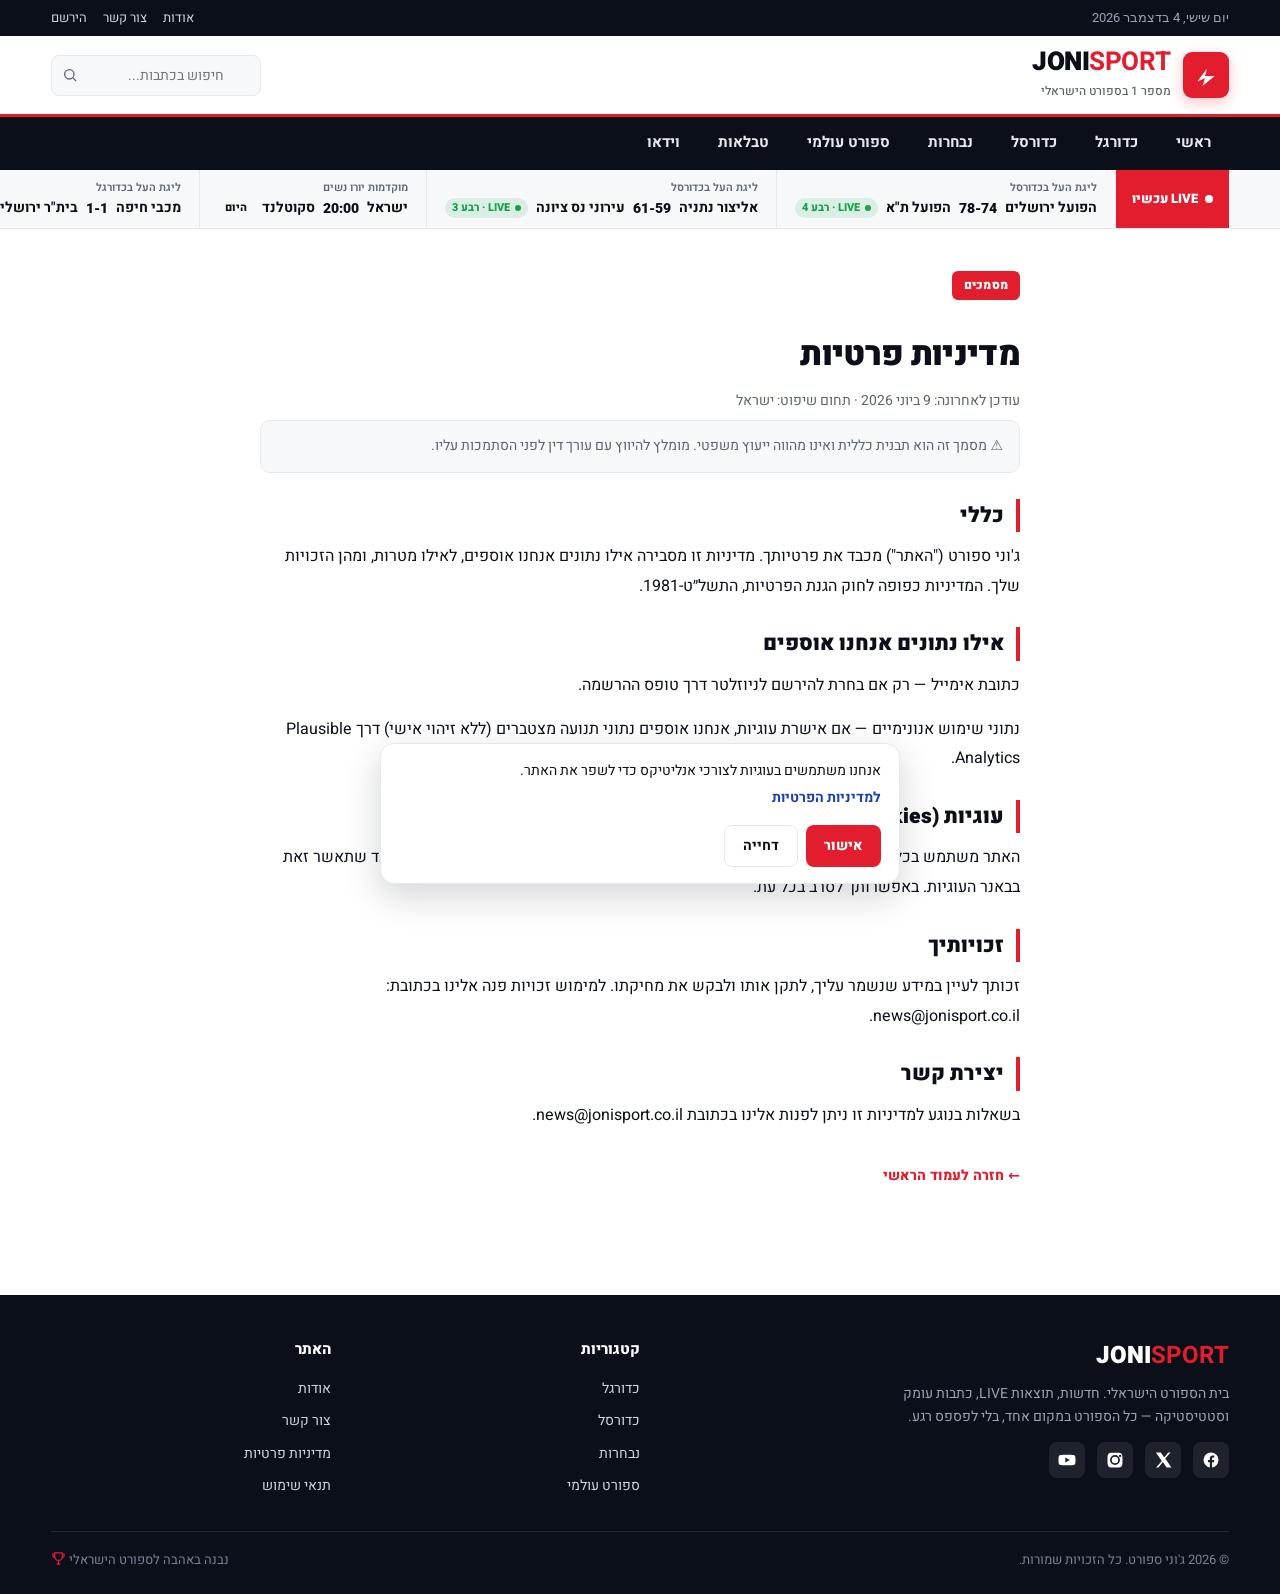
<file: privacy.html>
<!doctype html><html lang="he" dir="rtl"><head>
<meta charset="utf-8"><meta name="viewport" content="width=device-width,initial-scale=1">
<title>מדיניות פרטיות | ג&#x27;וני ספורט</title>
<meta name="description" content="מדיניות פרטיות">
<link rel="canonical" href="https://avivbk.github.io/joni-sport/privacy.html">
<meta property="og:type" content="website"><meta property="og:title" content="מדיניות פרטיות | ג&#x27;וני ספורט">
<meta property="og:description" content="מדיניות פרטיות"><meta property="og:locale" content="he_IL">
<meta property="og:url" content="https://avivbk.github.io/joni-sport/privacy.html"><meta property="og:image" content="https://avivbk.github.io/joni-sport/assets/basketball.jpg">
<meta property="og:site_name" content="ג'וני ספורט">
<meta name="twitter:card" content="summary_large_image"><meta name="twitter:title" content="מדיניות פרטיות | ג&#x27;וני ספורט">
<meta name="twitter:description" content="מדיניות פרטיות"><meta name="twitter:image" content="https://avivbk.github.io/joni-sport/assets/basketball.jpg">
<meta name="theme-color" content="#E11D2E">
<link rel="icon" href="data:image/svg+xml,%3Csvg xmlns=%27http://www.w3.org/2000/svg%27 viewBox=%270 0 24 24%27%3E%3Crect width=%2724%27 height=%2724%27 rx=%275%27 fill=%27%23E11D2E%27/%3E%3Cpath d=%27M4 18 L13 6 L11 13 L20 13 L9 22 L11 15 Z%27 fill=%27white%27/%3E%3C/svg%3E">
<link rel="preconnect" href="https://fonts.googleapis.com"><link rel="preconnect" href="https://fonts.gstatic.com" crossorigin>
<link href="https://fonts.googleapis.com/css2?family=Heebo:wght@400;500;700;800;900&family=Roboto:wght@400;500;700&display=swap" rel="stylesheet">
<link rel="stylesheet" href="styles.css">
<script type="application/ld+json">{"@context": "https://schema.org", "@type": "NewsMediaOrganization", "name": "ג'וני ספורט", "alternateName": "Joni Sport", "url": "https://avivbk.github.io/joni-sport/", "logo": "https://avivbk.github.io/joni-sport/assets/logo.png", "description": "אתר חדשות הספורט הישראלי — כדורגל, כדורסל, נבחרות, תוצאות LIVE וכתבות עומק.", "inLanguage": "he-IL", "sameAs": []}</script>
<script>window.wbLoadAnalytics=function(){if(window.__wbA)return;window.__wbA=1;var s=document.createElement("script");s.defer=true;s.dataset.domain="avivbk.github.io";s.src="https://plausible.io/js/script.js";document.head.appendChild(s);};</script>
</head><body><div class="topbar"><div class="wrap"><span class="date tab-num" id="todayDate">יום שלישי, 9 ביוני 2026</span><nav><a href="about.html">אודות</a><a href="about.html#contact">צור קשר</a><a href="subscribe.html">הירשם</a></nav></div></div><header class="masthead"><div class="wrap">
<a class="brand" href="index.html"><span class="mark"><svg viewBox="0 0 24 24" fill="none" xmlns="http://www.w3.org/2000/svg"><path d="M4 18 L13 6 L11 13 L20 13 L9 22 L11 15 Z" fill="#fff"/></svg></span>
<span><span class="name">JONI<b>SPORT</b></span><span class="tag">מספר 1 בספורט הישראלי</span></span></a>
<div class="hdr-right">
<div class="searchwrap"><input class="searchbox" id="search" type="search" placeholder="חיפוש בכתבות..." autocomplete="off" aria-label="חיפוש">
<svg width="16" height="16" viewBox="0 0 24 24" fill="none" stroke="currentColor" stroke-width="2"><circle cx="11" cy="11" r="7"/><path d="m21 21-4.3-4.3"/></svg>
<div class="search-results" id="searchResults"></div></div>
<button class="menu-toggle" id="menuToggle" aria-label="תפריט"><svg width="20" height="20" viewBox="0 0 24 24" fill="none" stroke="currentColor" stroke-width="2"><path d="M3 12h18M3 6h18M3 18h18"/></svg></button>
</div></div></header><nav class="mainnav" id="mainnav"><div class="wrap"><a class="" href="index.html">ראשי</a><a class="" href="category-football.html">כדורגל</a><a class="" href="category-basketball.html">כדורסל</a><a class="" href="category-national.html">נבחרות</a><a class="" href="category-world.html">ספורט עולמי</a><a class="" href="standings.html">טבלאות</a><a class="" href="videos.html">וידאו</a></div></nav><div class="ticker"><div class="wrap"><div class="label"><span class="dot"></span>LIVE עכשיו</div><div class="tick"><span class="comp">ליגת העל בכדורסל</span>
<span class="row"><span>הפועל ירושלים</span><span class="sc tab-num">78-74</span><span>הפועל ת&quot;א</span>
<span class="st LIVE live-dot">LIVE · רבע 4</span></span></div><div class="tick"><span class="comp">ליגת העל בכדורסל</span>
<span class="row"><span>אליצור נתניה</span><span class="sc tab-num">61-59</span><span>עירוני נס ציונה</span>
<span class="st LIVE live-dot">LIVE · רבע 3</span></span></div><div class="tick"><span class="comp">מוקדמות יורו נשים</span>
<span class="row"><span>ישראל</span><span class="sc tab-num">20:00</span><span>סקוטלנד</span>
<span class="st ">היום</span></span></div><div class="tick"><span class="comp">ליגת העל בכדורגל</span>
<span class="row"><span>מכבי חיפה</span><span class="sc tab-num">1-1</span><span>בית&quot;ר ירושלים</span>
<span class="st ">סיום</span></span></div><div class="tick"><span class="comp">ATP 250 הולנד</span>
<span class="row"><span>סיבוב 1</span><span class="sc tab-num">12:00</span><span>2 משחקים</span>
<span class="st ">מחר</span></span></div><div class="tick"><span class="comp">יורוליג</span>
<span class="row"><span>מכבי ת&quot;א</span><span class="sc tab-num">סיום</span><span>ריאל מדריד</span>
<span class="st ">89-92</span></span></div></div></div>
<div class="wrap" style="padding:32px 0"><div style="max-width:760px;margin:10px auto"><span class="kicker">מסמכים</span><h1 style="font-size:2.1rem;font-weight:900;letter-spacing:-.02em;margin:14px 0 8px">מדיניות פרטיות</h1><p style="font-size:14px;color:var(--muted);margin-bottom:8px">עודכן לאחרונה: 9 ביוני 2026 · תחום שיפוט: ישראל</p><div style="background:var(--surface);border:1px solid var(--border);border-radius:10px;padding:14px 16px;font-size:14px;color:var(--muted);margin-bottom:24px;line-height:1.6">⚠️ מסמך זה הוא תבנית כללית ואינו מהווה ייעוץ משפטי. מומלץ להיווץ עם עורך דין לפני הסתמכות עליו.</div><h2 style="font-size:21px;font-weight:900;margin:26px 0 10px;border-inline-start:4px solid var(--accent);padding-inline-start:12px">כללי</h2><p style="font-size:16px;line-height:1.85;margin-bottom:14px">ג&#x27;וני ספורט (&quot;האתר&quot;) מכבד את פרטיותך. מדיניות זו מסבירה אילו נתונים אנחנו אוספים, לאילו מטרות, ומהן הזכויות שלך. המדיניות כפופה לחוק הגנת הפרטיות, התשל״ט-1981.</p><h2 style="font-size:21px;font-weight:900;margin:26px 0 10px;border-inline-start:4px solid var(--accent);padding-inline-start:12px">אילו נתונים אנחנו אוספים</h2><p style="font-size:16px;line-height:1.85;margin-bottom:14px">כתובת אימייל — רק אם בחרת להירשם לניוזלטר דרך טופס ההרשמה.</p><p style="font-size:16px;line-height:1.85;margin-bottom:14px">נתוני שימוש אנונימיים — אם אישרת עוגיות, אנחנו אוספים נתוני תנועה מצטברים (ללא זיהוי אישי) דרך Plausible Analytics.</p><h2 style="font-size:21px;font-weight:900;margin:26px 0 10px;border-inline-start:4px solid var(--accent);padding-inline-start:12px">עוגיות (Cookies)</h2><p style="font-size:16px;line-height:1.85;margin-bottom:14px">האתר משתמש בכלי אנליטיקס מכבד-פרטיות שאינו עוקב אחריך בין אתרים. האנליטיקס אינו נטען עד שתאשר זאת בבאנר העוגיות. באפשרותך לסרב בכל עת.</p><h2 style="font-size:21px;font-weight:900;margin:26px 0 10px;border-inline-start:4px solid var(--accent);padding-inline-start:12px">זכויותיך</h2><p style="font-size:16px;line-height:1.85;margin-bottom:14px">זכותך לעיין במידע שנשמר עליך, לתקן אותו ולבקש את מחיקתו. למימוש זכויות פנה אלינו בכתובת: news@jonisport.co.il.</p><h2 style="font-size:21px;font-weight:900;margin:26px 0 10px;border-inline-start:4px solid var(--accent);padding-inline-start:12px">יצירת קשר</h2><p style="font-size:16px;line-height:1.85;margin-bottom:14px">בשאלות בנוגע למדיניות זו ניתן לפנות אלינו בכתובת news@jonisport.co.il.</p><a class="back" href="index.html" style="display:inline-block;margin:20px 0;color:var(--accent);font-weight:800;font-size:14px">← חזרה לעמוד הראשי</a></div></div>
<footer><div class="wrap"><div class="cols">
<div><div class="name">JONI<b>SPORT</b></div><p style="font-size:14px;max-width:340px;color:#9aa3b2;line-height:1.6">בית הספורט הישראלי. חדשות, תוצאות LIVE, כתבות עומק וסטטיסטיקה — כל הספורט במקום אחד, בלי לפספס רגע.</p><div class="social"><a href="#" aria-label="facebook"><svg viewBox="0 0 24 24"><path d="M22 12a10 10 0 1 0-11.6 9.9v-7H7.9V12h2.5V9.8c0-2.5 1.5-3.9 3.8-3.9 1.1 0 2.2.2 2.2.2v2.5h-1.3c-1.2 0-1.6.8-1.6 1.6V12h2.8l-.4 2.9h-2.4v7A10 10 0 0 0 22 12z"/></svg></a><a href="#" aria-label="twitter"><svg viewBox="0 0 24 24"><path d="M18.9 2H22l-7 8 8.2 12h-6.4l-5-7.3L6 22H2.9l7.5-8.6L2.5 2h6.6l4.5 6.6L18.9 2z"/></svg></a><a href="#" aria-label="instagram"><svg viewBox="0 0 24 24"><path d="M12 2.2c3.2 0 3.6 0 4.9.07 3.3.15 4.8 1.7 5 5 .06 1.3.07 1.6.07 4.8s0 3.5-.07 4.8c-.15 3.3-1.7 4.8-5 5-1.3.06-1.6.07-4.9.07s-3.6 0-4.9-.07c-3.3-.15-4.8-1.7-5-5C2.04 15.6 2 15.2 2 12s0-3.5.07-4.8c.15-3.3 1.7-4.8 5-5C8.4 2.2 8.8 2.2 12 2.2zm0 3.2A6.6 6.6 0 1 0 18.6 12 6.6 6.6 0 0 0 12 5.4zm0 10.9A4.3 4.3 0 1 1 16.3 12 4.3 4.3 0 0 1 12 16.3zM18.8 5a1.55 1.55 0 1 0 1.55 1.55A1.55 1.55 0 0 0 18.8 5z"/></svg></a><a href="#" aria-label="youtube"><svg viewBox="0 0 24 24"><path d="M23 7.5a3 3 0 0 0-2.1-2.1C19 5 12 5 12 5s-7 0-8.9.4A3 3 0 0 0 1 7.5 31 31 0 0 0 .6 12 31 31 0 0 0 1 16.5a3 3 0 0 0 2.1 2.1C5 19 12 19 12 19s7 0 8.9-.4a3 3 0 0 0 2.1-2.1 31 31 0 0 0 .4-4.5 31 31 0 0 0-.4-4.5zM9.7 15.4V8.6l6 3.4z"/></svg></a></div></div>
<div><h5>קטגוריות</h5><a href="category-football.html">כדורגל</a><a href="category-basketball.html">כדורסל</a><a href="category-national.html">נבחרות</a><a href="category-world.html">ספורט עולמי</a></div>
<div><h5>האתר</h5><a href="about.html">אודות</a><a href="about.html#contact">צור קשר</a><a href="privacy.html">מדיניות פרטיות</a><a href="terms.html">תנאי שימוש</a></div>
</div><div class="bot"><span>© 2026 ג'וני ספורט. כל הזכויות שמורות.</span><span>נבנה באהבה לספורט הישראלי <svg width="15" height="15" viewBox="0 0 24 24" fill="none" stroke="#E11D2E" stroke-width="2" style="vertical-align:-2px"><path d="M6 9a6 6 0 0 0 12 0V3H6zM6 5H3v2a3 3 0 0 0 3 3M18 5h3v2a3 3 0 0 1-3 3M9 21h6M12 15v6"/></svg></span></div></div><div id="cookie-bar" role="dialog" aria-live="polite" hidden
 style="position:fixed;inset-inline:16px;bottom:16px;z-index:60;max-width:520px;margin-inline:auto;
 background:#fff;color:var(--text);border:1px solid var(--border);border-radius:14px;
 padding:16px 18px;box-shadow:0 12px 36px rgba(11,15,26,.18);font-size:14px;line-height:1.55">
  <span>אנחנו משתמשים בעוגיות לצורכי אנליטיקס כדי לשפר את האתר. <a href="privacy.html" style="color:var(--accent-2);font-weight:700">למדיניות הפרטיות</a></span>
  <div style="margin-top:12px;display:flex;gap:8px;justify-content:flex-start">
    <button id="cookie-accept" style="background:var(--accent);color:#fff;border:none;border-radius:8px;padding:9px 18px;cursor:pointer;font:inherit;font-weight:800">אישור</button>
    <button id="cookie-decline" style="background:transparent;color:var(--text);border:1px solid var(--border);border-radius:8px;padding:9px 18px;cursor:pointer;font:inherit;font-weight:700">דחייה</button>
  </div>
</div>
<script>(function(){var bar=document.getElementById("cookie-bar");if(!bar)return;
function set(v){try{localStorage.setItem("js-consent",v);}catch(e){}bar.hidden=true;if(v==="granted"&&window.wbLoadAnalytics)window.wbLoadAnalytics();}
var c=null;try{c=localStorage.getItem("js-consent");}catch(e){}
if(!c)bar.hidden=false;else if(c==="granted"&&window.wbLoadAnalytics)window.wbLoadAnalytics();
document.getElementById("cookie-accept").onclick=function(){set("granted");};
document.getElementById("cookie-decline").onclick=function(){set("denied");};})();</script></footer>
<script src="app.js"></script>
</body></html>
</file>
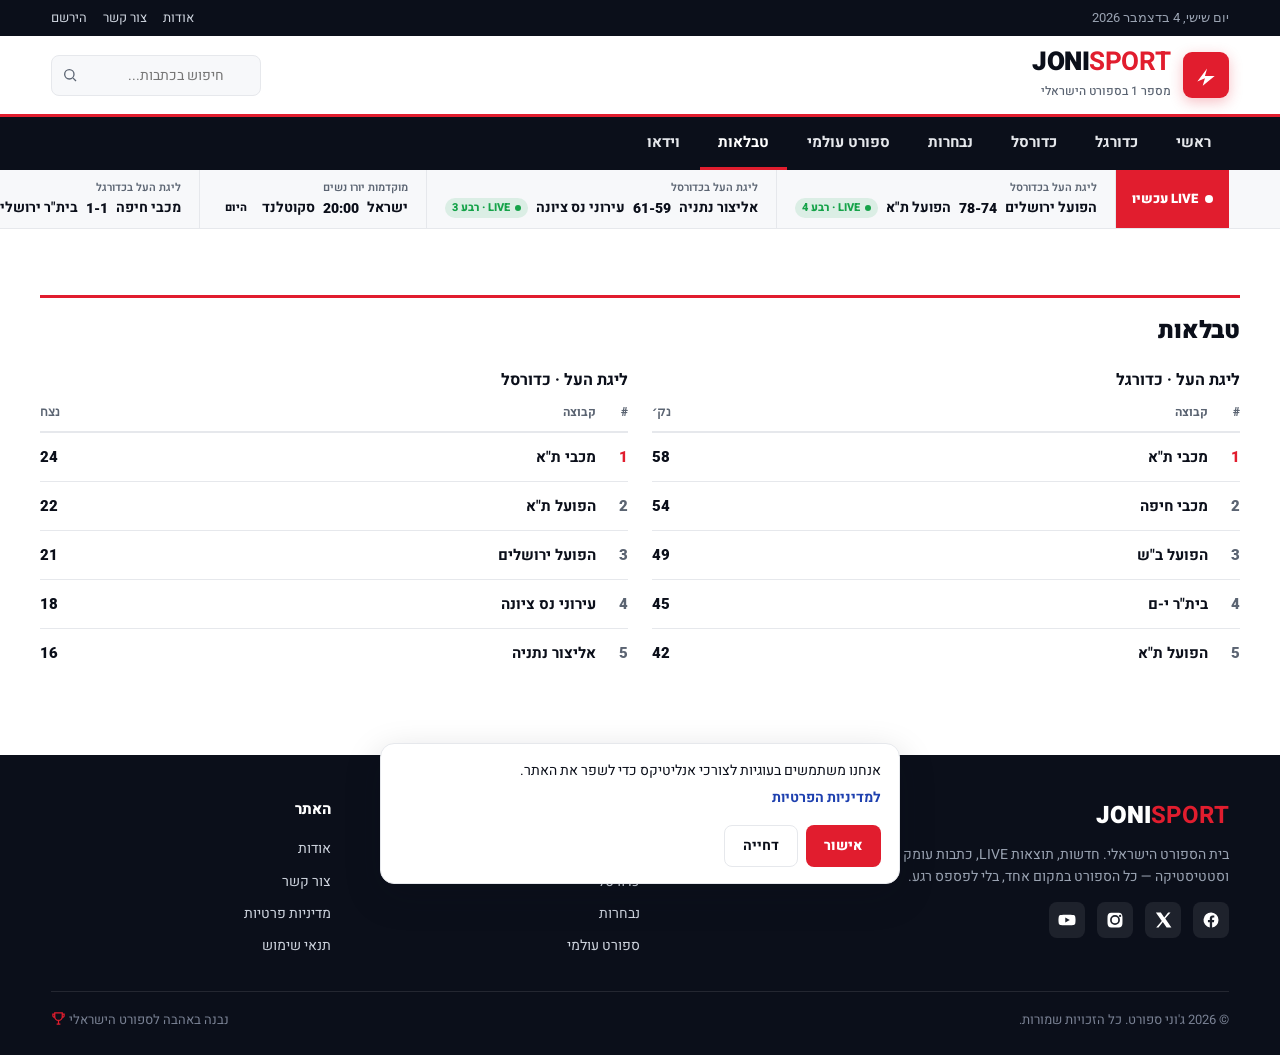
<file: standings.html>
<!doctype html><html lang="he" dir="rtl"><head>
<meta charset="utf-8"><meta name="viewport" content="width=device-width,initial-scale=1">
<title>טבלאות | ג&#x27;וני ספורט</title>
<meta name="description" content="טבלאות ליגת העל בכדורגל ובכדורסל — ג&#x27;וני ספורט.">
<link rel="canonical" href="https://avivbk.github.io/joni-sport/standings.html">
<meta property="og:type" content="website"><meta property="og:title" content="טבלאות | ג&#x27;וני ספורט">
<meta property="og:description" content="טבלאות ליגת העל בכדורגל ובכדורסל — ג&#x27;וני ספורט."><meta property="og:locale" content="he_IL">
<meta property="og:url" content="https://avivbk.github.io/joni-sport/standings.html"><meta property="og:image" content="https://avivbk.github.io/joni-sport/assets/basketball.jpg">
<meta property="og:site_name" content="ג'וני ספורט">
<meta name="twitter:card" content="summary_large_image"><meta name="twitter:title" content="טבלאות | ג&#x27;וני ספורט">
<meta name="twitter:description" content="טבלאות ליגת העל בכדורגל ובכדורסל — ג&#x27;וני ספורט."><meta name="twitter:image" content="https://avivbk.github.io/joni-sport/assets/basketball.jpg">
<meta name="theme-color" content="#E11D2E">
<link rel="icon" href="data:image/svg+xml,%3Csvg xmlns=%27http://www.w3.org/2000/svg%27 viewBox=%270 0 24 24%27%3E%3Crect width=%2724%27 height=%2724%27 rx=%275%27 fill=%27%23E11D2E%27/%3E%3Cpath d=%27M4 18 L13 6 L11 13 L20 13 L9 22 L11 15 Z%27 fill=%27white%27/%3E%3C/svg%3E">
<link rel="preconnect" href="https://fonts.googleapis.com"><link rel="preconnect" href="https://fonts.gstatic.com" crossorigin>
<link href="https://fonts.googleapis.com/css2?family=Heebo:wght@400;500;700;800;900&family=Roboto:wght@400;500;700&display=swap" rel="stylesheet">
<link rel="stylesheet" href="styles.css">
<script type="application/ld+json">{"@context": "https://schema.org", "@type": "NewsMediaOrganization", "name": "ג'וני ספורט", "alternateName": "Joni Sport", "url": "https://avivbk.github.io/joni-sport/", "logo": "https://avivbk.github.io/joni-sport/assets/logo.png", "description": "אתר חדשות הספורט הישראלי — כדורגל, כדורסל, נבחרות, תוצאות LIVE וכתבות עומק.", "inLanguage": "he-IL", "sameAs": []}</script>
<script>window.wbLoadAnalytics=function(){if(window.__wbA)return;window.__wbA=1;var s=document.createElement("script");s.defer=true;s.dataset.domain="avivbk.github.io";s.src="https://plausible.io/js/script.js";document.head.appendChild(s);};</script>
</head><body><div class="topbar"><div class="wrap"><span class="date tab-num" id="todayDate">יום שלישי, 9 ביוני 2026</span><nav><a href="about.html">אודות</a><a href="about.html#contact">צור קשר</a><a href="subscribe.html">הירשם</a></nav></div></div><header class="masthead"><div class="wrap">
<a class="brand" href="index.html"><span class="mark"><svg viewBox="0 0 24 24" fill="none" xmlns="http://www.w3.org/2000/svg"><path d="M4 18 L13 6 L11 13 L20 13 L9 22 L11 15 Z" fill="#fff"/></svg></span>
<span><span class="name">JONI<b>SPORT</b></span><span class="tag">מספר 1 בספורט הישראלי</span></span></a>
<div class="hdr-right">
<div class="searchwrap"><input class="searchbox" id="search" type="search" placeholder="חיפוש בכתבות..." autocomplete="off" aria-label="חיפוש">
<svg width="16" height="16" viewBox="0 0 24 24" fill="none" stroke="currentColor" stroke-width="2"><circle cx="11" cy="11" r="7"/><path d="m21 21-4.3-4.3"/></svg>
<div class="search-results" id="searchResults"></div></div>
<button class="menu-toggle" id="menuToggle" aria-label="תפריט"><svg width="20" height="20" viewBox="0 0 24 24" fill="none" stroke="currentColor" stroke-width="2"><path d="M3 12h18M3 6h18M3 18h18"/></svg></button>
</div></div></header><nav class="mainnav" id="mainnav"><div class="wrap"><a class="" href="index.html">ראשי</a><a class="" href="category-football.html">כדורגל</a><a class="" href="category-basketball.html">כדורסל</a><a class="" href="category-national.html">נבחרות</a><a class="" href="category-world.html">ספורט עולמי</a><a class="active" href="standings.html">טבלאות</a><a class="" href="videos.html">וידאו</a></div></nav><div class="ticker"><div class="wrap"><div class="label"><span class="dot"></span>LIVE עכשיו</div><div class="tick"><span class="comp">ליגת העל בכדורסל</span>
<span class="row"><span>הפועל ירושלים</span><span class="sc tab-num">78-74</span><span>הפועל ת&quot;א</span>
<span class="st LIVE live-dot">LIVE · רבע 4</span></span></div><div class="tick"><span class="comp">ליגת העל בכדורסל</span>
<span class="row"><span>אליצור נתניה</span><span class="sc tab-num">61-59</span><span>עירוני נס ציונה</span>
<span class="st LIVE live-dot">LIVE · רבע 3</span></span></div><div class="tick"><span class="comp">מוקדמות יורו נשים</span>
<span class="row"><span>ישראל</span><span class="sc tab-num">20:00</span><span>סקוטלנד</span>
<span class="st ">היום</span></span></div><div class="tick"><span class="comp">ליגת העל בכדורגל</span>
<span class="row"><span>מכבי חיפה</span><span class="sc tab-num">1-1</span><span>בית&quot;ר ירושלים</span>
<span class="st ">סיום</span></span></div><div class="tick"><span class="comp">ATP 250 הולנד</span>
<span class="row"><span>סיבוב 1</span><span class="sc tab-num">12:00</span><span>2 משחקים</span>
<span class="st ">מחר</span></span></div><div class="tick"><span class="comp">יורוליג</span>
<span class="row"><span>מכבי ת&quot;א</span><span class="sc tab-num">סיום</span><span>ריאל מדריד</span>
<span class="st ">89-92</span></span></div></div></div>
<div class="wrap" style="padding:32px 0"><div class="shead"><h2>טבלאות</h2></div><div style="display:grid;grid-template-columns:1fr 1fr;gap:24px" class="stand-grid"><div class="box standings" style="max-width:none"><h4>ליגת העל · כדורגל</h4><div class="r" style="color:var(--muted);font-size:12px;font-weight:800;border-bottom:2px solid var(--border)"><span class="pos">#</span><span class="tm">קבוצה</span><span class="pt">נק׳</span></div><div class="r top" style="font-size:15px;padding:12px 0"><span class="pos tab-num">1</span><span class="tm">מכבי ת&quot;א</span><span class="pt tab-num">58</span></div><div class="r" style="font-size:15px;padding:12px 0"><span class="pos tab-num">2</span><span class="tm">מכבי חיפה</span><span class="pt tab-num">54</span></div><div class="r" style="font-size:15px;padding:12px 0"><span class="pos tab-num">3</span><span class="tm">הפועל ב&quot;ש</span><span class="pt tab-num">49</span></div><div class="r" style="font-size:15px;padding:12px 0"><span class="pos tab-num">4</span><span class="tm">בית&quot;ר י-ם</span><span class="pt tab-num">45</span></div><div class="r" style="font-size:15px;padding:12px 0"><span class="pos tab-num">5</span><span class="tm">הפועל ת&quot;א</span><span class="pt tab-num">42</span></div></div><div class="box standings" style="max-width:none"><h4>ליגת העל · כדורסל</h4><div class="r" style="color:var(--muted);font-size:12px;font-weight:800;border-bottom:2px solid var(--border)"><span class="pos">#</span><span class="tm">קבוצה</span><span class="pt">נצח</span></div><div class="r top" style="font-size:15px;padding:12px 0"><span class="pos tab-num">1</span><span class="tm">מכבי ת&quot;א</span><span class="pt tab-num">24</span></div><div class="r" style="font-size:15px;padding:12px 0"><span class="pos tab-num">2</span><span class="tm">הפועל ת&quot;א</span><span class="pt tab-num">22</span></div><div class="r" style="font-size:15px;padding:12px 0"><span class="pos tab-num">3</span><span class="tm">הפועל ירושלים</span><span class="pt tab-num">21</span></div><div class="r" style="font-size:15px;padding:12px 0"><span class="pos tab-num">4</span><span class="tm">עירוני נס ציונה</span><span class="pt tab-num">18</span></div><div class="r" style="font-size:15px;padding:12px 0"><span class="pos tab-num">5</span><span class="tm">אליצור נתניה</span><span class="pt tab-num">16</span></div></div></div><style>@media(max-width:760px){.stand-grid{grid-template-columns:1fr!important}}</style></div>
<footer><div class="wrap"><div class="cols">
<div><div class="name">JONI<b>SPORT</b></div><p style="font-size:14px;max-width:340px;color:#9aa3b2;line-height:1.6">בית הספורט הישראלי. חדשות, תוצאות LIVE, כתבות עומק וסטטיסטיקה — כל הספורט במקום אחד, בלי לפספס רגע.</p><div class="social"><a href="#" aria-label="facebook"><svg viewBox="0 0 24 24"><path d="M22 12a10 10 0 1 0-11.6 9.9v-7H7.9V12h2.5V9.8c0-2.5 1.5-3.9 3.8-3.9 1.1 0 2.2.2 2.2.2v2.5h-1.3c-1.2 0-1.6.8-1.6 1.6V12h2.8l-.4 2.9h-2.4v7A10 10 0 0 0 22 12z"/></svg></a><a href="#" aria-label="twitter"><svg viewBox="0 0 24 24"><path d="M18.9 2H22l-7 8 8.2 12h-6.4l-5-7.3L6 22H2.9l7.5-8.6L2.5 2h6.6l4.5 6.6L18.9 2z"/></svg></a><a href="#" aria-label="instagram"><svg viewBox="0 0 24 24"><path d="M12 2.2c3.2 0 3.6 0 4.9.07 3.3.15 4.8 1.7 5 5 .06 1.3.07 1.6.07 4.8s0 3.5-.07 4.8c-.15 3.3-1.7 4.8-5 5-1.3.06-1.6.07-4.9.07s-3.6 0-4.9-.07c-3.3-.15-4.8-1.7-5-5C2.04 15.6 2 15.2 2 12s0-3.5.07-4.8c.15-3.3 1.7-4.8 5-5C8.4 2.2 8.8 2.2 12 2.2zm0 3.2A6.6 6.6 0 1 0 18.6 12 6.6 6.6 0 0 0 12 5.4zm0 10.9A4.3 4.3 0 1 1 16.3 12 4.3 4.3 0 0 1 12 16.3zM18.8 5a1.55 1.55 0 1 0 1.55 1.55A1.55 1.55 0 0 0 18.8 5z"/></svg></a><a href="#" aria-label="youtube"><svg viewBox="0 0 24 24"><path d="M23 7.5a3 3 0 0 0-2.1-2.1C19 5 12 5 12 5s-7 0-8.9.4A3 3 0 0 0 1 7.5 31 31 0 0 0 .6 12 31 31 0 0 0 1 16.5a3 3 0 0 0 2.1 2.1C5 19 12 19 12 19s7 0 8.9-.4a3 3 0 0 0 2.1-2.1 31 31 0 0 0 .4-4.5 31 31 0 0 0-.4-4.5zM9.7 15.4V8.6l6 3.4z"/></svg></a></div></div>
<div><h5>קטגוריות</h5><a href="category-football.html">כדורגל</a><a href="category-basketball.html">כדורסל</a><a href="category-national.html">נבחרות</a><a href="category-world.html">ספורט עולמי</a></div>
<div><h5>האתר</h5><a href="about.html">אודות</a><a href="about.html#contact">צור קשר</a><a href="privacy.html">מדיניות פרטיות</a><a href="terms.html">תנאי שימוש</a></div>
</div><div class="bot"><span>© 2026 ג'וני ספורט. כל הזכויות שמורות.</span><span>נבנה באהבה לספורט הישראלי <svg width="15" height="15" viewBox="0 0 24 24" fill="none" stroke="#E11D2E" stroke-width="2" style="vertical-align:-2px"><path d="M6 9a6 6 0 0 0 12 0V3H6zM6 5H3v2a3 3 0 0 0 3 3M18 5h3v2a3 3 0 0 1-3 3M9 21h6M12 15v6"/></svg></span></div></div><div id="cookie-bar" role="dialog" aria-live="polite" hidden
 style="position:fixed;inset-inline:16px;bottom:16px;z-index:60;max-width:520px;margin-inline:auto;
 background:#fff;color:var(--text);border:1px solid var(--border);border-radius:14px;
 padding:16px 18px;box-shadow:0 12px 36px rgba(11,15,26,.18);font-size:14px;line-height:1.55">
  <span>אנחנו משתמשים בעוגיות לצורכי אנליטיקס כדי לשפר את האתר. <a href="privacy.html" style="color:var(--accent-2);font-weight:700">למדיניות הפרטיות</a></span>
  <div style="margin-top:12px;display:flex;gap:8px;justify-content:flex-start">
    <button id="cookie-accept" style="background:var(--accent);color:#fff;border:none;border-radius:8px;padding:9px 18px;cursor:pointer;font:inherit;font-weight:800">אישור</button>
    <button id="cookie-decline" style="background:transparent;color:var(--text);border:1px solid var(--border);border-radius:8px;padding:9px 18px;cursor:pointer;font:inherit;font-weight:700">דחייה</button>
  </div>
</div>
<script>(function(){var bar=document.getElementById("cookie-bar");if(!bar)return;
function set(v){try{localStorage.setItem("js-consent",v);}catch(e){}bar.hidden=true;if(v==="granted"&&window.wbLoadAnalytics)window.wbLoadAnalytics();}
var c=null;try{c=localStorage.getItem("js-consent");}catch(e){}
if(!c)bar.hidden=false;else if(c==="granted"&&window.wbLoadAnalytics)window.wbLoadAnalytics();
document.getElementById("cookie-accept").onclick=function(){set("granted");};
document.getElementById("cookie-decline").onclick=function(){set("denied");};})();</script></footer>
<script src="app.js"></script>
</body></html>
</file>
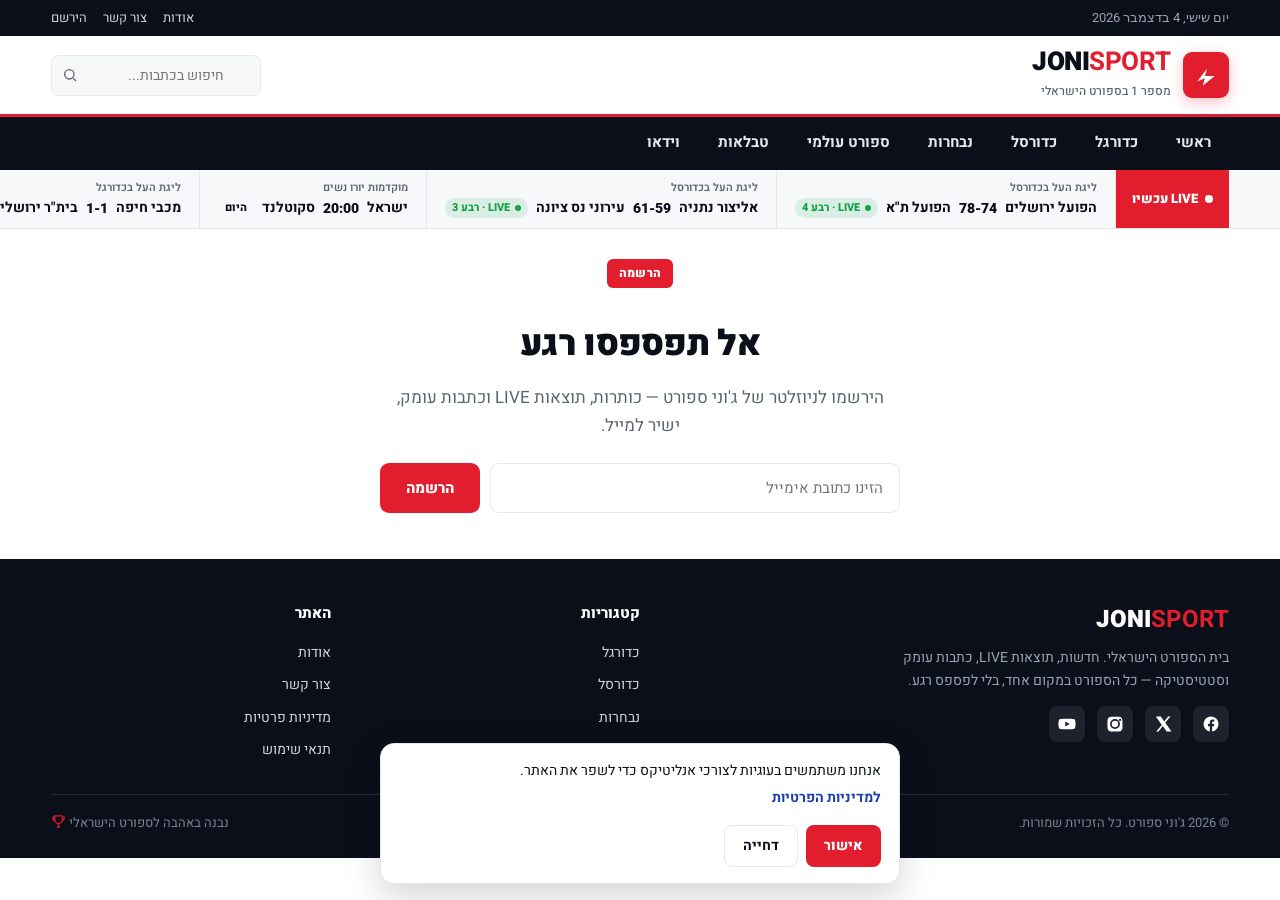
<file: subscribe.html>
<!doctype html><html lang="he" dir="rtl"><head>
<meta charset="utf-8"><meta name="viewport" content="width=device-width,initial-scale=1">
<title>הרשמה | ג&#x27;וני ספורט</title>
<meta name="description" content="הירשמו לניוזלטר של ג&#x27;וני ספורט.">
<link rel="canonical" href="https://avivbk.github.io/joni-sport/subscribe.html">
<meta property="og:type" content="website"><meta property="og:title" content="הרשמה | ג&#x27;וני ספורט">
<meta property="og:description" content="הירשמו לניוזלטר של ג&#x27;וני ספורט."><meta property="og:locale" content="he_IL">
<meta property="og:url" content="https://avivbk.github.io/joni-sport/subscribe.html"><meta property="og:image" content="https://avivbk.github.io/joni-sport/assets/basketball.jpg">
<meta property="og:site_name" content="ג'וני ספורט">
<meta name="twitter:card" content="summary_large_image"><meta name="twitter:title" content="הרשמה | ג&#x27;וני ספורט">
<meta name="twitter:description" content="הירשמו לניוזלטר של ג&#x27;וני ספורט."><meta name="twitter:image" content="https://avivbk.github.io/joni-sport/assets/basketball.jpg">
<meta name="theme-color" content="#E11D2E">
<link rel="icon" href="data:image/svg+xml,%3Csvg xmlns=%27http://www.w3.org/2000/svg%27 viewBox=%270 0 24 24%27%3E%3Crect width=%2724%27 height=%2724%27 rx=%275%27 fill=%27%23E11D2E%27/%3E%3Cpath d=%27M4 18 L13 6 L11 13 L20 13 L9 22 L11 15 Z%27 fill=%27white%27/%3E%3C/svg%3E">
<link rel="preconnect" href="https://fonts.googleapis.com"><link rel="preconnect" href="https://fonts.gstatic.com" crossorigin>
<link href="https://fonts.googleapis.com/css2?family=Heebo:wght@400;500;700;800;900&family=Roboto:wght@400;500;700&display=swap" rel="stylesheet">
<link rel="stylesheet" href="styles.css">
<script type="application/ld+json">{"@context": "https://schema.org", "@type": "NewsMediaOrganization", "name": "ג'וני ספורט", "alternateName": "Joni Sport", "url": "https://avivbk.github.io/joni-sport/", "logo": "https://avivbk.github.io/joni-sport/assets/logo.png", "description": "אתר חדשות הספורט הישראלי — כדורגל, כדורסל, נבחרות, תוצאות LIVE וכתבות עומק.", "inLanguage": "he-IL", "sameAs": []}</script>
<script>window.wbLoadAnalytics=function(){if(window.__wbA)return;window.__wbA=1;var s=document.createElement("script");s.defer=true;s.dataset.domain="avivbk.github.io";s.src="https://plausible.io/js/script.js";document.head.appendChild(s);};</script>
</head><body><div class="topbar"><div class="wrap"><span class="date tab-num" id="todayDate">יום שלישי, 9 ביוני 2026</span><nav><a href="about.html">אודות</a><a href="about.html#contact">צור קשר</a><a href="subscribe.html">הירשם</a></nav></div></div><header class="masthead"><div class="wrap">
<a class="brand" href="index.html"><span class="mark"><svg viewBox="0 0 24 24" fill="none" xmlns="http://www.w3.org/2000/svg"><path d="M4 18 L13 6 L11 13 L20 13 L9 22 L11 15 Z" fill="#fff"/></svg></span>
<span><span class="name">JONI<b>SPORT</b></span><span class="tag">מספר 1 בספורט הישראלי</span></span></a>
<div class="hdr-right">
<div class="searchwrap"><input class="searchbox" id="search" type="search" placeholder="חיפוש בכתבות..." autocomplete="off" aria-label="חיפוש">
<svg width="16" height="16" viewBox="0 0 24 24" fill="none" stroke="currentColor" stroke-width="2"><circle cx="11" cy="11" r="7"/><path d="m21 21-4.3-4.3"/></svg>
<div class="search-results" id="searchResults"></div></div>
<button class="menu-toggle" id="menuToggle" aria-label="תפריט"><svg width="20" height="20" viewBox="0 0 24 24" fill="none" stroke="currentColor" stroke-width="2"><path d="M3 12h18M3 6h18M3 18h18"/></svg></button>
</div></div></header><nav class="mainnav" id="mainnav"><div class="wrap"><a class="" href="index.html">ראשי</a><a class="" href="category-football.html">כדורגל</a><a class="" href="category-basketball.html">כדורסל</a><a class="" href="category-national.html">נבחרות</a><a class="" href="category-world.html">ספורט עולמי</a><a class="" href="standings.html">טבלאות</a><a class="" href="videos.html">וידאו</a></div></nav><div class="ticker"><div class="wrap"><div class="label"><span class="dot"></span>LIVE עכשיו</div><div class="tick"><span class="comp">ליגת העל בכדורסל</span>
<span class="row"><span>הפועל ירושלים</span><span class="sc tab-num">78-74</span><span>הפועל ת&quot;א</span>
<span class="st LIVE live-dot">LIVE · רבע 4</span></span></div><div class="tick"><span class="comp">ליגת העל בכדורסל</span>
<span class="row"><span>אליצור נתניה</span><span class="sc tab-num">61-59</span><span>עירוני נס ציונה</span>
<span class="st LIVE live-dot">LIVE · רבע 3</span></span></div><div class="tick"><span class="comp">מוקדמות יורו נשים</span>
<span class="row"><span>ישראל</span><span class="sc tab-num">20:00</span><span>סקוטלנד</span>
<span class="st ">היום</span></span></div><div class="tick"><span class="comp">ליגת העל בכדורגל</span>
<span class="row"><span>מכבי חיפה</span><span class="sc tab-num">1-1</span><span>בית&quot;ר ירושלים</span>
<span class="st ">סיום</span></span></div><div class="tick"><span class="comp">ATP 250 הולנד</span>
<span class="row"><span>סיבוב 1</span><span class="sc tab-num">12:00</span><span>2 משחקים</span>
<span class="st ">מחר</span></span></div><div class="tick"><span class="comp">יורוליג</span>
<span class="row"><span>מכבי ת&quot;א</span><span class="sc tab-num">סיום</span><span>ריאל מדריד</span>
<span class="st ">89-92</span></span></div></div></div>
<div class="wrap"><div style="max-width:520px;margin:30px auto;text-align:center">
<span class="kicker">הרשמה</span>
<h1 style="font-size:2.2rem;font-weight:900;letter-spacing:-.02em;margin:14px 0 12px">אל תפספסו רגע</h1>
<p style="font-size:17px;color:var(--muted);margin-bottom:24px;line-height:1.6">הירשמו לניוזלטר של ג'וני ספורט — כותרות, תוצאות LIVE וכתבות עומק, ישיר למייל.</p>
<form onsubmit="this.querySelector('.ok').style.display='block';this.querySelector('input').value='';return false;" style="display:flex;gap:10px;flex-wrap:wrap;justify-content:center">
<input type="email" required placeholder="הזינו כתובת אימייל" style="flex:1;min-width:220px;border:1px solid var(--border);border-radius:9px;padding:13px 16px;font-family:inherit;font-size:15px;outline:none">
<button type="submit" style="background:var(--accent);color:#fff;border:none;border-radius:9px;padding:13px 26px;font-family:inherit;font-weight:800;font-size:15px;cursor:pointer">הרשמה</button>
<p class="ok" style="display:none;width:100%;color:var(--live);font-weight:700;margin-top:6px">✔ נרשמתם בהצלחה! תודה שהצטרפתם.</p>
</form></div></div>
<footer><div class="wrap"><div class="cols">
<div><div class="name">JONI<b>SPORT</b></div><p style="font-size:14px;max-width:340px;color:#9aa3b2;line-height:1.6">בית הספורט הישראלי. חדשות, תוצאות LIVE, כתבות עומק וסטטיסטיקה — כל הספורט במקום אחד, בלי לפספס רגע.</p><div class="social"><a href="#" aria-label="facebook"><svg viewBox="0 0 24 24"><path d="M22 12a10 10 0 1 0-11.6 9.9v-7H7.9V12h2.5V9.8c0-2.5 1.5-3.9 3.8-3.9 1.1 0 2.2.2 2.2.2v2.5h-1.3c-1.2 0-1.6.8-1.6 1.6V12h2.8l-.4 2.9h-2.4v7A10 10 0 0 0 22 12z"/></svg></a><a href="#" aria-label="twitter"><svg viewBox="0 0 24 24"><path d="M18.9 2H22l-7 8 8.2 12h-6.4l-5-7.3L6 22H2.9l7.5-8.6L2.5 2h6.6l4.5 6.6L18.9 2z"/></svg></a><a href="#" aria-label="instagram"><svg viewBox="0 0 24 24"><path d="M12 2.2c3.2 0 3.6 0 4.9.07 3.3.15 4.8 1.7 5 5 .06 1.3.07 1.6.07 4.8s0 3.5-.07 4.8c-.15 3.3-1.7 4.8-5 5-1.3.06-1.6.07-4.9.07s-3.6 0-4.9-.07c-3.3-.15-4.8-1.7-5-5C2.04 15.6 2 15.2 2 12s0-3.5.07-4.8c.15-3.3 1.7-4.8 5-5C8.4 2.2 8.8 2.2 12 2.2zm0 3.2A6.6 6.6 0 1 0 18.6 12 6.6 6.6 0 0 0 12 5.4zm0 10.9A4.3 4.3 0 1 1 16.3 12 4.3 4.3 0 0 1 12 16.3zM18.8 5a1.55 1.55 0 1 0 1.55 1.55A1.55 1.55 0 0 0 18.8 5z"/></svg></a><a href="#" aria-label="youtube"><svg viewBox="0 0 24 24"><path d="M23 7.5a3 3 0 0 0-2.1-2.1C19 5 12 5 12 5s-7 0-8.9.4A3 3 0 0 0 1 7.5 31 31 0 0 0 .6 12 31 31 0 0 0 1 16.5a3 3 0 0 0 2.1 2.1C5 19 12 19 12 19s7 0 8.9-.4a3 3 0 0 0 2.1-2.1 31 31 0 0 0 .4-4.5 31 31 0 0 0-.4-4.5zM9.7 15.4V8.6l6 3.4z"/></svg></a></div></div>
<div><h5>קטגוריות</h5><a href="category-football.html">כדורגל</a><a href="category-basketball.html">כדורסל</a><a href="category-national.html">נבחרות</a><a href="category-world.html">ספורט עולמי</a></div>
<div><h5>האתר</h5><a href="about.html">אודות</a><a href="about.html#contact">צור קשר</a><a href="privacy.html">מדיניות פרטיות</a><a href="terms.html">תנאי שימוש</a></div>
</div><div class="bot"><span>© 2026 ג'וני ספורט. כל הזכויות שמורות.</span><span>נבנה באהבה לספורט הישראלי <svg width="15" height="15" viewBox="0 0 24 24" fill="none" stroke="#E11D2E" stroke-width="2" style="vertical-align:-2px"><path d="M6 9a6 6 0 0 0 12 0V3H6zM6 5H3v2a3 3 0 0 0 3 3M18 5h3v2a3 3 0 0 1-3 3M9 21h6M12 15v6"/></svg></span></div></div><div id="cookie-bar" role="dialog" aria-live="polite" hidden
 style="position:fixed;inset-inline:16px;bottom:16px;z-index:60;max-width:520px;margin-inline:auto;
 background:#fff;color:var(--text);border:1px solid var(--border);border-radius:14px;
 padding:16px 18px;box-shadow:0 12px 36px rgba(11,15,26,.18);font-size:14px;line-height:1.55">
  <span>אנחנו משתמשים בעוגיות לצורכי אנליטיקס כדי לשפר את האתר. <a href="privacy.html" style="color:var(--accent-2);font-weight:700">למדיניות הפרטיות</a></span>
  <div style="margin-top:12px;display:flex;gap:8px;justify-content:flex-start">
    <button id="cookie-accept" style="background:var(--accent);color:#fff;border:none;border-radius:8px;padding:9px 18px;cursor:pointer;font:inherit;font-weight:800">אישור</button>
    <button id="cookie-decline" style="background:transparent;color:var(--text);border:1px solid var(--border);border-radius:8px;padding:9px 18px;cursor:pointer;font:inherit;font-weight:700">דחייה</button>
  </div>
</div>
<script>(function(){var bar=document.getElementById("cookie-bar");if(!bar)return;
function set(v){try{localStorage.setItem("js-consent",v);}catch(e){}bar.hidden=true;if(v==="granted"&&window.wbLoadAnalytics)window.wbLoadAnalytics();}
var c=null;try{c=localStorage.getItem("js-consent");}catch(e){}
if(!c)bar.hidden=false;else if(c==="granted"&&window.wbLoadAnalytics)window.wbLoadAnalytics();
document.getElementById("cookie-accept").onclick=function(){set("granted");};
document.getElementById("cookie-decline").onclick=function(){set("denied");};})();</script></footer>
<script src="app.js"></script>
</body></html>
</file>
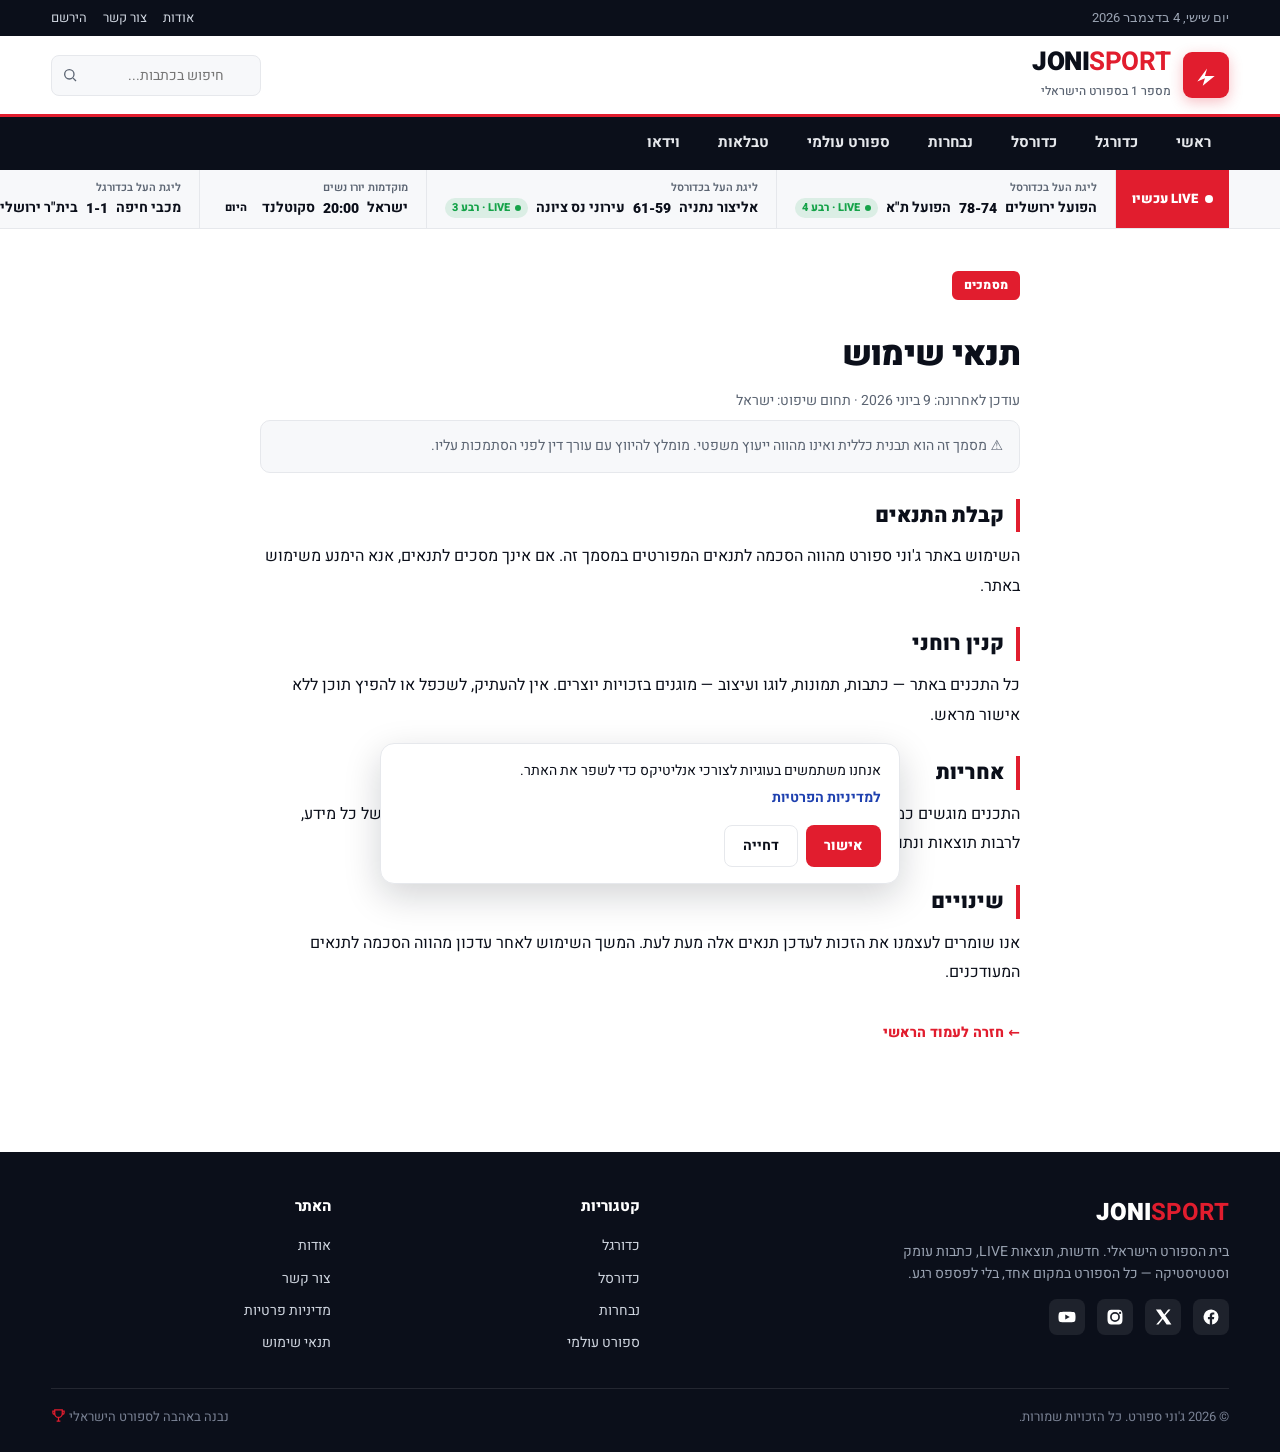
<file: terms.html>
<!doctype html><html lang="he" dir="rtl"><head>
<meta charset="utf-8"><meta name="viewport" content="width=device-width,initial-scale=1">
<title>תנאי שימוש | ג&#x27;וני ספורט</title>
<meta name="description" content="תנאי שימוש">
<link rel="canonical" href="https://avivbk.github.io/joni-sport/terms.html">
<meta property="og:type" content="website"><meta property="og:title" content="תנאי שימוש | ג&#x27;וני ספורט">
<meta property="og:description" content="תנאי שימוש"><meta property="og:locale" content="he_IL">
<meta property="og:url" content="https://avivbk.github.io/joni-sport/terms.html"><meta property="og:image" content="https://avivbk.github.io/joni-sport/assets/basketball.jpg">
<meta property="og:site_name" content="ג'וני ספורט">
<meta name="twitter:card" content="summary_large_image"><meta name="twitter:title" content="תנאי שימוש | ג&#x27;וני ספורט">
<meta name="twitter:description" content="תנאי שימוש"><meta name="twitter:image" content="https://avivbk.github.io/joni-sport/assets/basketball.jpg">
<meta name="theme-color" content="#E11D2E">
<link rel="icon" href="data:image/svg+xml,%3Csvg xmlns=%27http://www.w3.org/2000/svg%27 viewBox=%270 0 24 24%27%3E%3Crect width=%2724%27 height=%2724%27 rx=%275%27 fill=%27%23E11D2E%27/%3E%3Cpath d=%27M4 18 L13 6 L11 13 L20 13 L9 22 L11 15 Z%27 fill=%27white%27/%3E%3C/svg%3E">
<link rel="preconnect" href="https://fonts.googleapis.com"><link rel="preconnect" href="https://fonts.gstatic.com" crossorigin>
<link href="https://fonts.googleapis.com/css2?family=Heebo:wght@400;500;700;800;900&family=Roboto:wght@400;500;700&display=swap" rel="stylesheet">
<link rel="stylesheet" href="styles.css">
<script type="application/ld+json">{"@context": "https://schema.org", "@type": "NewsMediaOrganization", "name": "ג'וני ספורט", "alternateName": "Joni Sport", "url": "https://avivbk.github.io/joni-sport/", "logo": "https://avivbk.github.io/joni-sport/assets/logo.png", "description": "אתר חדשות הספורט הישראלי — כדורגל, כדורסל, נבחרות, תוצאות LIVE וכתבות עומק.", "inLanguage": "he-IL", "sameAs": []}</script>
<script>window.wbLoadAnalytics=function(){if(window.__wbA)return;window.__wbA=1;var s=document.createElement("script");s.defer=true;s.dataset.domain="avivbk.github.io";s.src="https://plausible.io/js/script.js";document.head.appendChild(s);};</script>
</head><body><div class="topbar"><div class="wrap"><span class="date tab-num" id="todayDate">יום שלישי, 9 ביוני 2026</span><nav><a href="about.html">אודות</a><a href="about.html#contact">צור קשר</a><a href="subscribe.html">הירשם</a></nav></div></div><header class="masthead"><div class="wrap">
<a class="brand" href="index.html"><span class="mark"><svg viewBox="0 0 24 24" fill="none" xmlns="http://www.w3.org/2000/svg"><path d="M4 18 L13 6 L11 13 L20 13 L9 22 L11 15 Z" fill="#fff"/></svg></span>
<span><span class="name">JONI<b>SPORT</b></span><span class="tag">מספר 1 בספורט הישראלי</span></span></a>
<div class="hdr-right">
<div class="searchwrap"><input class="searchbox" id="search" type="search" placeholder="חיפוש בכתבות..." autocomplete="off" aria-label="חיפוש">
<svg width="16" height="16" viewBox="0 0 24 24" fill="none" stroke="currentColor" stroke-width="2"><circle cx="11" cy="11" r="7"/><path d="m21 21-4.3-4.3"/></svg>
<div class="search-results" id="searchResults"></div></div>
<button class="menu-toggle" id="menuToggle" aria-label="תפריט"><svg width="20" height="20" viewBox="0 0 24 24" fill="none" stroke="currentColor" stroke-width="2"><path d="M3 12h18M3 6h18M3 18h18"/></svg></button>
</div></div></header><nav class="mainnav" id="mainnav"><div class="wrap"><a class="" href="index.html">ראשי</a><a class="" href="category-football.html">כדורגל</a><a class="" href="category-basketball.html">כדורסל</a><a class="" href="category-national.html">נבחרות</a><a class="" href="category-world.html">ספורט עולמי</a><a class="" href="standings.html">טבלאות</a><a class="" href="videos.html">וידאו</a></div></nav><div class="ticker"><div class="wrap"><div class="label"><span class="dot"></span>LIVE עכשיו</div><div class="tick"><span class="comp">ליגת העל בכדורסל</span>
<span class="row"><span>הפועל ירושלים</span><span class="sc tab-num">78-74</span><span>הפועל ת&quot;א</span>
<span class="st LIVE live-dot">LIVE · רבע 4</span></span></div><div class="tick"><span class="comp">ליגת העל בכדורסל</span>
<span class="row"><span>אליצור נתניה</span><span class="sc tab-num">61-59</span><span>עירוני נס ציונה</span>
<span class="st LIVE live-dot">LIVE · רבע 3</span></span></div><div class="tick"><span class="comp">מוקדמות יורו נשים</span>
<span class="row"><span>ישראל</span><span class="sc tab-num">20:00</span><span>סקוטלנד</span>
<span class="st ">היום</span></span></div><div class="tick"><span class="comp">ליגת העל בכדורגל</span>
<span class="row"><span>מכבי חיפה</span><span class="sc tab-num">1-1</span><span>בית&quot;ר ירושלים</span>
<span class="st ">סיום</span></span></div><div class="tick"><span class="comp">ATP 250 הולנד</span>
<span class="row"><span>סיבוב 1</span><span class="sc tab-num">12:00</span><span>2 משחקים</span>
<span class="st ">מחר</span></span></div><div class="tick"><span class="comp">יורוליג</span>
<span class="row"><span>מכבי ת&quot;א</span><span class="sc tab-num">סיום</span><span>ריאל מדריד</span>
<span class="st ">89-92</span></span></div></div></div>
<div class="wrap" style="padding:32px 0"><div style="max-width:760px;margin:10px auto"><span class="kicker">מסמכים</span><h1 style="font-size:2.1rem;font-weight:900;letter-spacing:-.02em;margin:14px 0 8px">תנאי שימוש</h1><p style="font-size:14px;color:var(--muted);margin-bottom:8px">עודכן לאחרונה: 9 ביוני 2026 · תחום שיפוט: ישראל</p><div style="background:var(--surface);border:1px solid var(--border);border-radius:10px;padding:14px 16px;font-size:14px;color:var(--muted);margin-bottom:24px;line-height:1.6">⚠️ מסמך זה הוא תבנית כללית ואינו מהווה ייעוץ משפטי. מומלץ להיווץ עם עורך דין לפני הסתמכות עליו.</div><h2 style="font-size:21px;font-weight:900;margin:26px 0 10px;border-inline-start:4px solid var(--accent);padding-inline-start:12px">קבלת התנאים</h2><p style="font-size:16px;line-height:1.85;margin-bottom:14px">השימוש באתר ג&#x27;וני ספורט מהווה הסכמה לתנאים המפורטים במסמך זה. אם אינך מסכים לתנאים, אנא הימנע משימוש באתר.</p><h2 style="font-size:21px;font-weight:900;margin:26px 0 10px;border-inline-start:4px solid var(--accent);padding-inline-start:12px">קנין רוחני</h2><p style="font-size:16px;line-height:1.85;margin-bottom:14px">כל התכנים באתר — כתבות, תמונות, לוגו ועיצוב — מוגנים בזכויות יוצרים. אין להעתיק, לשכפל או להפיץ תוכן ללא אישור מראש.</p><h2 style="font-size:21px;font-weight:900;margin:26px 0 10px;border-inline-start:4px solid var(--accent);padding-inline-start:12px">אחריות</h2><p style="font-size:16px;line-height:1.85;margin-bottom:14px">התכנים מוגשים כמות שהם. אנו עושים מאמץ לדיוק, אך איננו אחראים לשלמות או לעדכניות מלאה של כל מידע, לרבות תוצאות ונתונים בזמן אמת.</p><h2 style="font-size:21px;font-weight:900;margin:26px 0 10px;border-inline-start:4px solid var(--accent);padding-inline-start:12px">שינויים</h2><p style="font-size:16px;line-height:1.85;margin-bottom:14px">אנו שומרים לעצמנו את הזכות לעדכן תנאים אלה מעת לעת. המשך השימוש לאחר עדכון מהווה הסכמה לתנאים המעודכנים.</p><a class="back" href="index.html" style="display:inline-block;margin:20px 0;color:var(--accent);font-weight:800;font-size:14px">← חזרה לעמוד הראשי</a></div></div>
<footer><div class="wrap"><div class="cols">
<div><div class="name">JONI<b>SPORT</b></div><p style="font-size:14px;max-width:340px;color:#9aa3b2;line-height:1.6">בית הספורט הישראלי. חדשות, תוצאות LIVE, כתבות עומק וסטטיסטיקה — כל הספורט במקום אחד, בלי לפספס רגע.</p><div class="social"><a href="#" aria-label="facebook"><svg viewBox="0 0 24 24"><path d="M22 12a10 10 0 1 0-11.6 9.9v-7H7.9V12h2.5V9.8c0-2.5 1.5-3.9 3.8-3.9 1.1 0 2.2.2 2.2.2v2.5h-1.3c-1.2 0-1.6.8-1.6 1.6V12h2.8l-.4 2.9h-2.4v7A10 10 0 0 0 22 12z"/></svg></a><a href="#" aria-label="twitter"><svg viewBox="0 0 24 24"><path d="M18.9 2H22l-7 8 8.2 12h-6.4l-5-7.3L6 22H2.9l7.5-8.6L2.5 2h6.6l4.5 6.6L18.9 2z"/></svg></a><a href="#" aria-label="instagram"><svg viewBox="0 0 24 24"><path d="M12 2.2c3.2 0 3.6 0 4.9.07 3.3.15 4.8 1.7 5 5 .06 1.3.07 1.6.07 4.8s0 3.5-.07 4.8c-.15 3.3-1.7 4.8-5 5-1.3.06-1.6.07-4.9.07s-3.6 0-4.9-.07c-3.3-.15-4.8-1.7-5-5C2.04 15.6 2 15.2 2 12s0-3.5.07-4.8c.15-3.3 1.7-4.8 5-5C8.4 2.2 8.8 2.2 12 2.2zm0 3.2A6.6 6.6 0 1 0 18.6 12 6.6 6.6 0 0 0 12 5.4zm0 10.9A4.3 4.3 0 1 1 16.3 12 4.3 4.3 0 0 1 12 16.3zM18.8 5a1.55 1.55 0 1 0 1.55 1.55A1.55 1.55 0 0 0 18.8 5z"/></svg></a><a href="#" aria-label="youtube"><svg viewBox="0 0 24 24"><path d="M23 7.5a3 3 0 0 0-2.1-2.1C19 5 12 5 12 5s-7 0-8.9.4A3 3 0 0 0 1 7.5 31 31 0 0 0 .6 12 31 31 0 0 0 1 16.5a3 3 0 0 0 2.1 2.1C5 19 12 19 12 19s7 0 8.9-.4a3 3 0 0 0 2.1-2.1 31 31 0 0 0 .4-4.5 31 31 0 0 0-.4-4.5zM9.7 15.4V8.6l6 3.4z"/></svg></a></div></div>
<div><h5>קטגוריות</h5><a href="category-football.html">כדורגל</a><a href="category-basketball.html">כדורסל</a><a href="category-national.html">נבחרות</a><a href="category-world.html">ספורט עולמי</a></div>
<div><h5>האתר</h5><a href="about.html">אודות</a><a href="about.html#contact">צור קשר</a><a href="privacy.html">מדיניות פרטיות</a><a href="terms.html">תנאי שימוש</a></div>
</div><div class="bot"><span>© 2026 ג'וני ספורט. כל הזכויות שמורות.</span><span>נבנה באהבה לספורט הישראלי <svg width="15" height="15" viewBox="0 0 24 24" fill="none" stroke="#E11D2E" stroke-width="2" style="vertical-align:-2px"><path d="M6 9a6 6 0 0 0 12 0V3H6zM6 5H3v2a3 3 0 0 0 3 3M18 5h3v2a3 3 0 0 1-3 3M9 21h6M12 15v6"/></svg></span></div></div><div id="cookie-bar" role="dialog" aria-live="polite" hidden
 style="position:fixed;inset-inline:16px;bottom:16px;z-index:60;max-width:520px;margin-inline:auto;
 background:#fff;color:var(--text);border:1px solid var(--border);border-radius:14px;
 padding:16px 18px;box-shadow:0 12px 36px rgba(11,15,26,.18);font-size:14px;line-height:1.55">
  <span>אנחנו משתמשים בעוגיות לצורכי אנליטיקס כדי לשפר את האתר. <a href="privacy.html" style="color:var(--accent-2);font-weight:700">למדיניות הפרטיות</a></span>
  <div style="margin-top:12px;display:flex;gap:8px;justify-content:flex-start">
    <button id="cookie-accept" style="background:var(--accent);color:#fff;border:none;border-radius:8px;padding:9px 18px;cursor:pointer;font:inherit;font-weight:800">אישור</button>
    <button id="cookie-decline" style="background:transparent;color:var(--text);border:1px solid var(--border);border-radius:8px;padding:9px 18px;cursor:pointer;font:inherit;font-weight:700">דחייה</button>
  </div>
</div>
<script>(function(){var bar=document.getElementById("cookie-bar");if(!bar)return;
function set(v){try{localStorage.setItem("js-consent",v);}catch(e){}bar.hidden=true;if(v==="granted"&&window.wbLoadAnalytics)window.wbLoadAnalytics();}
var c=null;try{c=localStorage.getItem("js-consent");}catch(e){}
if(!c)bar.hidden=false;else if(c==="granted"&&window.wbLoadAnalytics)window.wbLoadAnalytics();
document.getElementById("cookie-accept").onclick=function(){set("granted");};
document.getElementById("cookie-decline").onclick=function(){set("denied");};})();</script></footer>
<script src="app.js"></script>
</body></html>
</file>
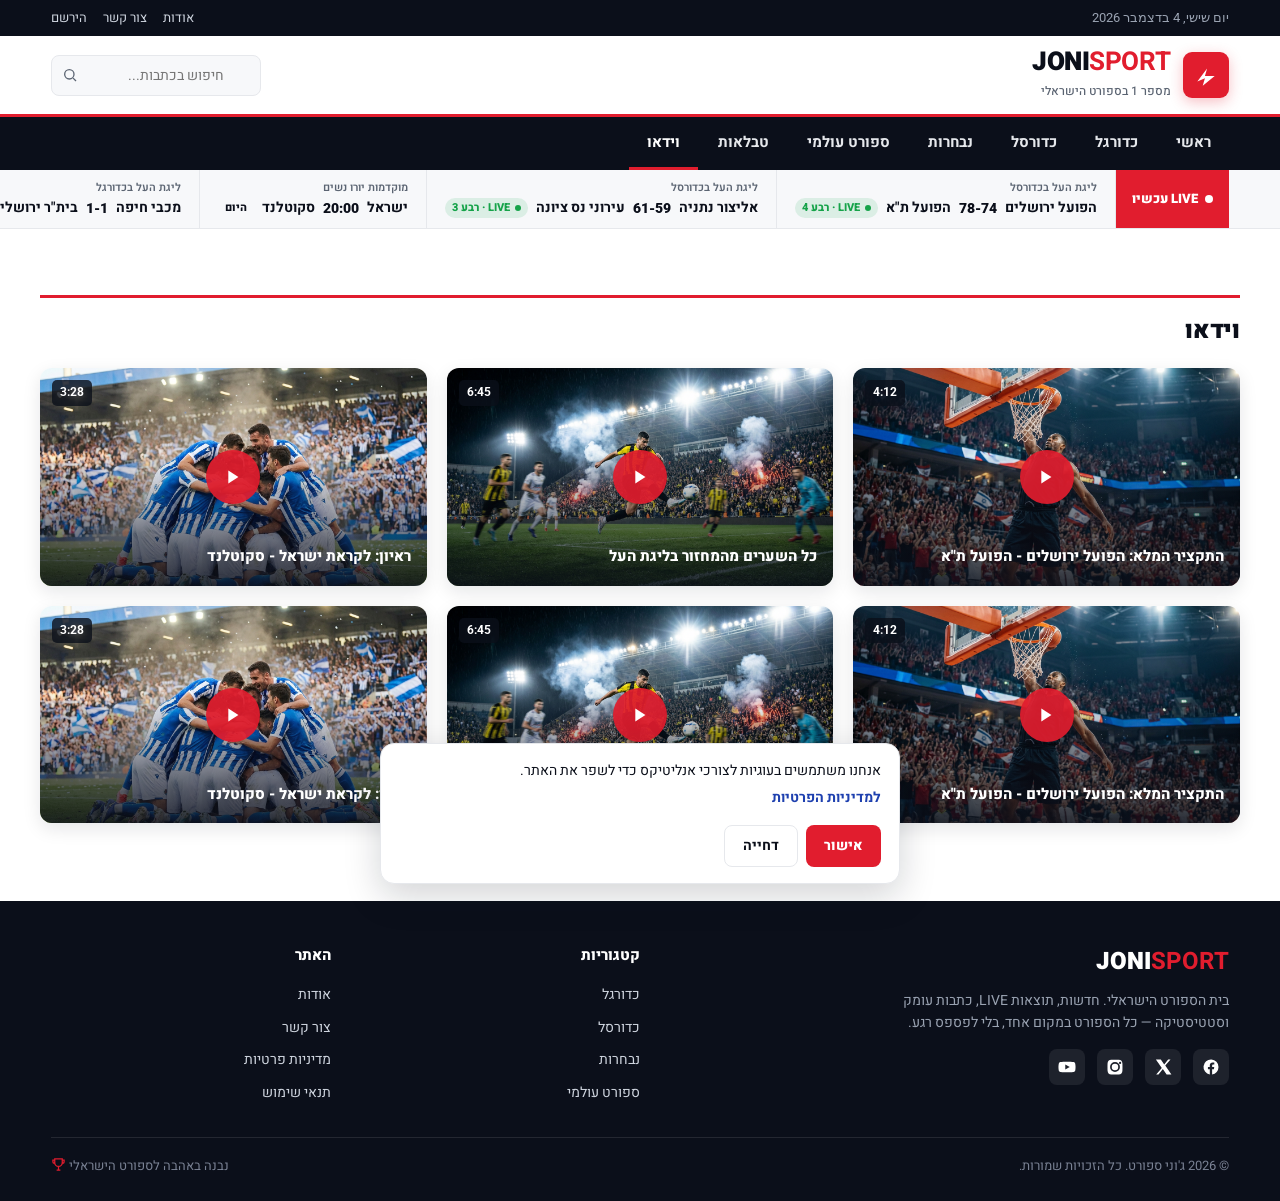
<file: videos.html>
<!doctype html><html lang="he" dir="rtl"><head>
<meta charset="utf-8"><meta name="viewport" content="width=device-width,initial-scale=1">
<title>וידאו | ג&#x27;וני ספורט</title>
<meta name="description" content="תקצירים, ראיונות ווידאו מעולם הספורט הישראלי.">
<link rel="canonical" href="https://avivbk.github.io/joni-sport/videos.html">
<meta property="og:type" content="website"><meta property="og:title" content="וידאו | ג&#x27;וני ספורט">
<meta property="og:description" content="תקצירים, ראיונות ווידאו מעולם הספורט הישראלי."><meta property="og:locale" content="he_IL">
<meta property="og:url" content="https://avivbk.github.io/joni-sport/videos.html"><meta property="og:image" content="https://avivbk.github.io/joni-sport/assets/basketball.jpg">
<meta property="og:site_name" content="ג'וני ספורט">
<meta name="twitter:card" content="summary_large_image"><meta name="twitter:title" content="וידאו | ג&#x27;וני ספורט">
<meta name="twitter:description" content="תקצירים, ראיונות ווידאו מעולם הספורט הישראלי."><meta name="twitter:image" content="https://avivbk.github.io/joni-sport/assets/basketball.jpg">
<meta name="theme-color" content="#E11D2E">
<link rel="icon" href="data:image/svg+xml,%3Csvg xmlns=%27http://www.w3.org/2000/svg%27 viewBox=%270 0 24 24%27%3E%3Crect width=%2724%27 height=%2724%27 rx=%275%27 fill=%27%23E11D2E%27/%3E%3Cpath d=%27M4 18 L13 6 L11 13 L20 13 L9 22 L11 15 Z%27 fill=%27white%27/%3E%3C/svg%3E">
<link rel="preconnect" href="https://fonts.googleapis.com"><link rel="preconnect" href="https://fonts.gstatic.com" crossorigin>
<link href="https://fonts.googleapis.com/css2?family=Heebo:wght@400;500;700;800;900&family=Roboto:wght@400;500;700&display=swap" rel="stylesheet">
<link rel="stylesheet" href="styles.css">
<script type="application/ld+json">{"@context": "https://schema.org", "@type": "NewsMediaOrganization", "name": "ג'וני ספורט", "alternateName": "Joni Sport", "url": "https://avivbk.github.io/joni-sport/", "logo": "https://avivbk.github.io/joni-sport/assets/logo.png", "description": "אתר חדשות הספורט הישראלי — כדורגל, כדורסל, נבחרות, תוצאות LIVE וכתבות עומק.", "inLanguage": "he-IL", "sameAs": []}</script>
<script>window.wbLoadAnalytics=function(){if(window.__wbA)return;window.__wbA=1;var s=document.createElement("script");s.defer=true;s.dataset.domain="avivbk.github.io";s.src="https://plausible.io/js/script.js";document.head.appendChild(s);};</script>
</head><body><div class="topbar"><div class="wrap"><span class="date tab-num" id="todayDate">יום שלישי, 9 ביוני 2026</span><nav><a href="about.html">אודות</a><a href="about.html#contact">צור קשר</a><a href="subscribe.html">הירשם</a></nav></div></div><header class="masthead"><div class="wrap">
<a class="brand" href="index.html"><span class="mark"><svg viewBox="0 0 24 24" fill="none" xmlns="http://www.w3.org/2000/svg"><path d="M4 18 L13 6 L11 13 L20 13 L9 22 L11 15 Z" fill="#fff"/></svg></span>
<span><span class="name">JONI<b>SPORT</b></span><span class="tag">מספר 1 בספורט הישראלי</span></span></a>
<div class="hdr-right">
<div class="searchwrap"><input class="searchbox" id="search" type="search" placeholder="חיפוש בכתבות..." autocomplete="off" aria-label="חיפוש">
<svg width="16" height="16" viewBox="0 0 24 24" fill="none" stroke="currentColor" stroke-width="2"><circle cx="11" cy="11" r="7"/><path d="m21 21-4.3-4.3"/></svg>
<div class="search-results" id="searchResults"></div></div>
<button class="menu-toggle" id="menuToggle" aria-label="תפריט"><svg width="20" height="20" viewBox="0 0 24 24" fill="none" stroke="currentColor" stroke-width="2"><path d="M3 12h18M3 6h18M3 18h18"/></svg></button>
</div></div></header><nav class="mainnav" id="mainnav"><div class="wrap"><a class="" href="index.html">ראשי</a><a class="" href="category-football.html">כדורגל</a><a class="" href="category-basketball.html">כדורסל</a><a class="" href="category-national.html">נבחרות</a><a class="" href="category-world.html">ספורט עולמי</a><a class="" href="standings.html">טבלאות</a><a class="active" href="videos.html">וידאו</a></div></nav><div class="ticker"><div class="wrap"><div class="label"><span class="dot"></span>LIVE עכשיו</div><div class="tick"><span class="comp">ליגת העל בכדורסל</span>
<span class="row"><span>הפועל ירושלים</span><span class="sc tab-num">78-74</span><span>הפועל ת&quot;א</span>
<span class="st LIVE live-dot">LIVE · רבע 4</span></span></div><div class="tick"><span class="comp">ליגת העל בכדורסל</span>
<span class="row"><span>אליצור נתניה</span><span class="sc tab-num">61-59</span><span>עירוני נס ציונה</span>
<span class="st LIVE live-dot">LIVE · רבע 3</span></span></div><div class="tick"><span class="comp">מוקדמות יורו נשים</span>
<span class="row"><span>ישראל</span><span class="sc tab-num">20:00</span><span>סקוטלנד</span>
<span class="st ">היום</span></span></div><div class="tick"><span class="comp">ליגת העל בכדורגל</span>
<span class="row"><span>מכבי חיפה</span><span class="sc tab-num">1-1</span><span>בית&quot;ר ירושלים</span>
<span class="st ">סיום</span></span></div><div class="tick"><span class="comp">ATP 250 הולנד</span>
<span class="row"><span>סיבוב 1</span><span class="sc tab-num">12:00</span><span>2 משחקים</span>
<span class="st ">מחר</span></span></div><div class="tick"><span class="comp">יורוליג</span>
<span class="row"><span>מכבי ת&quot;א</span><span class="sc tab-num">סיום</span><span>ריאל מדריד</span>
<span class="st ">89-92</span></span></div></div></div>
<div class="wrap" style="padding:32px 0"><div class="shead"><h2>וידאו</h2></div><div class="vidgrid"><a class="vid" href="#"><img src="assets/basketball.jpg" alt="התקציר המלא: הפועל ירושלים - הפועל ת&quot;א" loading="lazy"><div class="ov"></div><span class="dur tab-num">4:12</span><span class="play"><svg viewBox="0 0 24 24"><path d="M8 5v14l11-7z"/></svg></span><div class="vmeta"><span class="vtitle">התקציר המלא: הפועל ירושלים - הפועל ת&quot;א</span></div></a><a class="vid" href="#"><img src="assets/football.jpg" alt="כל השערים מהמחזור בליגת העל" loading="lazy"><div class="ov"></div><span class="dur tab-num">6:45</span><span class="play"><svg viewBox="0 0 24 24"><path d="M8 5v14l11-7z"/></svg></span><div class="vmeta"><span class="vtitle">כל השערים מהמחזור בליגת העל</span></div></a><a class="vid" href="#"><img src="assets/national.jpg" alt="ראיון: לקראת ישראל - סקוטלנד" loading="lazy"><div class="ov"></div><span class="dur tab-num">3:28</span><span class="play"><svg viewBox="0 0 24 24"><path d="M8 5v14l11-7z"/></svg></span><div class="vmeta"><span class="vtitle">ראיון: לקראת ישראל - סקוטלנד</span></div></a><a class="vid" href="#"><img src="assets/basketball.jpg" alt="התקציר המלא: הפועל ירושלים - הפועל ת&quot;א" loading="lazy"><div class="ov"></div><span class="dur tab-num">4:12</span><span class="play"><svg viewBox="0 0 24 24"><path d="M8 5v14l11-7z"/></svg></span><div class="vmeta"><span class="vtitle">התקציר המלא: הפועל ירושלים - הפועל ת&quot;א</span></div></a><a class="vid" href="#"><img src="assets/football.jpg" alt="כל השערים מהמחזור בליגת העל" loading="lazy"><div class="ov"></div><span class="dur tab-num">6:45</span><span class="play"><svg viewBox="0 0 24 24"><path d="M8 5v14l11-7z"/></svg></span><div class="vmeta"><span class="vtitle">כל השערים מהמחזור בליגת העל</span></div></a><a class="vid" href="#"><img src="assets/national.jpg" alt="ראיון: לקראת ישראל - סקוטלנד" loading="lazy"><div class="ov"></div><span class="dur tab-num">3:28</span><span class="play"><svg viewBox="0 0 24 24"><path d="M8 5v14l11-7z"/></svg></span><div class="vmeta"><span class="vtitle">ראיון: לקראת ישראל - סקוטלנד</span></div></a></div></div>
<footer><div class="wrap"><div class="cols">
<div><div class="name">JONI<b>SPORT</b></div><p style="font-size:14px;max-width:340px;color:#9aa3b2;line-height:1.6">בית הספורט הישראלי. חדשות, תוצאות LIVE, כתבות עומק וסטטיסטיקה — כל הספורט במקום אחד, בלי לפספס רגע.</p><div class="social"><a href="#" aria-label="facebook"><svg viewBox="0 0 24 24"><path d="M22 12a10 10 0 1 0-11.6 9.9v-7H7.9V12h2.5V9.8c0-2.5 1.5-3.9 3.8-3.9 1.1 0 2.2.2 2.2.2v2.5h-1.3c-1.2 0-1.6.8-1.6 1.6V12h2.8l-.4 2.9h-2.4v7A10 10 0 0 0 22 12z"/></svg></a><a href="#" aria-label="twitter"><svg viewBox="0 0 24 24"><path d="M18.9 2H22l-7 8 8.2 12h-6.4l-5-7.3L6 22H2.9l7.5-8.6L2.5 2h6.6l4.5 6.6L18.9 2z"/></svg></a><a href="#" aria-label="instagram"><svg viewBox="0 0 24 24"><path d="M12 2.2c3.2 0 3.6 0 4.9.07 3.3.15 4.8 1.7 5 5 .06 1.3.07 1.6.07 4.8s0 3.5-.07 4.8c-.15 3.3-1.7 4.8-5 5-1.3.06-1.6.07-4.9.07s-3.6 0-4.9-.07c-3.3-.15-4.8-1.7-5-5C2.04 15.6 2 15.2 2 12s0-3.5.07-4.8c.15-3.3 1.7-4.8 5-5C8.4 2.2 8.8 2.2 12 2.2zm0 3.2A6.6 6.6 0 1 0 18.6 12 6.6 6.6 0 0 0 12 5.4zm0 10.9A4.3 4.3 0 1 1 16.3 12 4.3 4.3 0 0 1 12 16.3zM18.8 5a1.55 1.55 0 1 0 1.55 1.55A1.55 1.55 0 0 0 18.8 5z"/></svg></a><a href="#" aria-label="youtube"><svg viewBox="0 0 24 24"><path d="M23 7.5a3 3 0 0 0-2.1-2.1C19 5 12 5 12 5s-7 0-8.9.4A3 3 0 0 0 1 7.5 31 31 0 0 0 .6 12 31 31 0 0 0 1 16.5a3 3 0 0 0 2.1 2.1C5 19 12 19 12 19s7 0 8.9-.4a3 3 0 0 0 2.1-2.1 31 31 0 0 0 .4-4.5 31 31 0 0 0-.4-4.5zM9.7 15.4V8.6l6 3.4z"/></svg></a></div></div>
<div><h5>קטגוריות</h5><a href="category-football.html">כדורגל</a><a href="category-basketball.html">כדורסל</a><a href="category-national.html">נבחרות</a><a href="category-world.html">ספורט עולמי</a></div>
<div><h5>האתר</h5><a href="about.html">אודות</a><a href="about.html#contact">צור קשר</a><a href="privacy.html">מדיניות פרטיות</a><a href="terms.html">תנאי שימוש</a></div>
</div><div class="bot"><span>© 2026 ג'וני ספורט. כל הזכויות שמורות.</span><span>נבנה באהבה לספורט הישראלי <svg width="15" height="15" viewBox="0 0 24 24" fill="none" stroke="#E11D2E" stroke-width="2" style="vertical-align:-2px"><path d="M6 9a6 6 0 0 0 12 0V3H6zM6 5H3v2a3 3 0 0 0 3 3M18 5h3v2a3 3 0 0 1-3 3M9 21h6M12 15v6"/></svg></span></div></div><div id="cookie-bar" role="dialog" aria-live="polite" hidden
 style="position:fixed;inset-inline:16px;bottom:16px;z-index:60;max-width:520px;margin-inline:auto;
 background:#fff;color:var(--text);border:1px solid var(--border);border-radius:14px;
 padding:16px 18px;box-shadow:0 12px 36px rgba(11,15,26,.18);font-size:14px;line-height:1.55">
  <span>אנחנו משתמשים בעוגיות לצורכי אנליטיקס כדי לשפר את האתר. <a href="privacy.html" style="color:var(--accent-2);font-weight:700">למדיניות הפרטיות</a></span>
  <div style="margin-top:12px;display:flex;gap:8px;justify-content:flex-start">
    <button id="cookie-accept" style="background:var(--accent);color:#fff;border:none;border-radius:8px;padding:9px 18px;cursor:pointer;font:inherit;font-weight:800">אישור</button>
    <button id="cookie-decline" style="background:transparent;color:var(--text);border:1px solid var(--border);border-radius:8px;padding:9px 18px;cursor:pointer;font:inherit;font-weight:700">דחייה</button>
  </div>
</div>
<script>(function(){var bar=document.getElementById("cookie-bar");if(!bar)return;
function set(v){try{localStorage.setItem("js-consent",v);}catch(e){}bar.hidden=true;if(v==="granted"&&window.wbLoadAnalytics)window.wbLoadAnalytics();}
var c=null;try{c=localStorage.getItem("js-consent");}catch(e){}
if(!c)bar.hidden=false;else if(c==="granted"&&window.wbLoadAnalytics)window.wbLoadAnalytics();
document.getElementById("cookie-accept").onclick=function(){set("granted");};
document.getElementById("cookie-decline").onclick=function(){set("denied");};})();</script></footer>
<script src="app.js"></script>
</body></html>
</file>
<file: styles.css>
:root{
  --bg:#FFFFFF; --surface:#F7F8FA; --text:#0B0F1A; --muted:#5B6472;
  --accent:#E11D2E; --accent-2:#1E40AF; --live:#16A34A; --border:#E6E8EC;
  --maxw:1200px;
}
*{box-sizing:border-box;margin:0;padding:0}
html{scroll-behavior:smooth}
body{font-family:'Heebo',system-ui,sans-serif;background:var(--bg);color:var(--text);direction:rtl;line-height:1.6;-webkit-font-smoothing:antialiased}
a{color:inherit;text-decoration:none}
img{display:block;max-width:100%}
.wrap{max-width:var(--maxw);margin:0 auto;padding:0 20px}
/* full-bleed bars: stretch edge-to-edge with comfortable side padding */
.topbar .wrap,.masthead .wrap,.mainnav .wrap,.ticker .wrap,footer .wrap{max-width:none;padding:0 clamp(20px,4vw,56px)}
.tab-num{font-family:'Roboto',sans-serif;font-variant-numeric:tabular-nums}

/* Topbar */
.topbar{background:var(--text);color:#fff;font-size:13px}
.topbar .wrap{display:flex;justify-content:space-between;align-items:center;height:36px}
.topbar .date{color:#9aa3b2}
.topbar nav a{color:#cfd5df;margin-inline-start:16px;transition:color .15s}
.topbar nav a:hover{color:#fff}
@media(max-width:600px){.topbar .date{font-size:12px}.topbar nav a{margin-inline-start:11px}}

/* Header */
.masthead{border-bottom:3px solid var(--accent);background:#fff;position:sticky;top:0;z-index:40}
.masthead .wrap{display:flex;align-items:center;justify-content:space-between;height:78px;gap:14px}
.brand{display:flex;align-items:center;gap:12px}
.brand .mark{width:46px;height:46px;background:var(--accent);border-radius:9px;display:flex;align-items:center;justify-content:center;flex:0 0 auto;box-shadow:0 4px 14px rgba(225,29,46,.28)}
.brand .mark svg{width:26px;height:26px}
.brand .name{font-weight:900;font-size:26px;letter-spacing:-.02em;line-height:1}
.brand .name b{color:var(--accent)}
.brand .tag{font-size:12px;color:var(--muted);font-weight:500;display:block;margin-top:3px}
.hdr-right{display:flex;align-items:center;gap:10px}
.searchwrap{position:relative}
.searchbox{border:1px solid var(--border);background:var(--surface);border-radius:8px;padding:9px 36px 9px 14px;font-size:14px;font-family:inherit;width:210px;transition:.15s;outline:none}
.searchbox:focus{border-color:var(--accent);background:#fff;width:240px}
.searchwrap svg{position:absolute;top:50%;transform:translateY(-50%);inset-inline-end:11px;color:var(--muted);pointer-events:none}
.menu-toggle{display:none;background:none;border:1px solid var(--border);border-radius:8px;padding:8px;cursor:pointer}
.search-results{position:absolute;top:46px;inset-inline-end:0;width:300px;background:#fff;border:1px solid var(--border);border-radius:10px;box-shadow:0 12px 30px rgba(11,15,26,.15);overflow:hidden;display:none;z-index:50}
.search-results.show{display:block}
.search-results a{display:block;padding:11px 14px;font-size:14px;font-weight:600;border-bottom:1px solid var(--border)}
.search-results a:hover{background:var(--surface);color:var(--accent)}
.search-results .empty{padding:14px;color:var(--muted);font-size:14px}
@media(max-width:760px){.searchbox{width:150px}.searchbox:focus{width:170px}.brand .tag{display:none}}

/* Main nav */
.mainnav{background:var(--text)}
.mainnav .wrap{display:flex;gap:2px;overflow-x:auto;scrollbar-width:none}
.mainnav .wrap::-webkit-scrollbar{display:none}
.mainnav a{color:#e6e8ec;font-weight:700;font-size:15px;padding:13px 18px;white-space:nowrap;border-bottom:3px solid transparent;transition:.15s}
.mainnav a:hover{color:#fff;background:rgba(255,255,255,.06)}
.mainnav a.active{color:#fff;border-bottom-color:var(--accent)}
@media(max-width:760px){.menu-toggle{display:flex}.mainnav .wrap{flex-direction:column;display:none}.mainnav.open .wrap{display:flex}.mainnav a{border-bottom:1px solid rgba(255,255,255,.08);border-inline-start:3px solid transparent}.mainnav a.active{border-bottom-color:rgba(255,255,255,.08);border-inline-start-color:var(--accent)}}

/* Live ticker */
.ticker{background:var(--surface);border-bottom:1px solid var(--border)}
.ticker .wrap{display:flex;align-items:stretch;gap:0;overflow-x:auto;scrollbar-width:none}
.ticker .wrap::-webkit-scrollbar{display:none}
.ticker .label{background:var(--accent);color:#fff;font-weight:900;font-size:13px;display:flex;align-items:center;gap:7px;padding:0 16px;white-space:nowrap;flex:0 0 auto}
.ticker .label .dot{width:8px;height:8px;border-radius:50%;background:#fff;animation:pulse 1.4s infinite}
.tick{display:flex;flex-direction:column;justify-content:center;padding:9px 18px;border-inline-start:1px solid var(--border);white-space:nowrap;flex:0 0 auto;min-width:165px}
.tick .comp{font-size:11px;color:var(--muted);font-weight:600}
.tick .row{display:flex;align-items:center;gap:8px;font-size:14px;font-weight:700}
.tick .sc{font-weight:900}
.tick .st{font-size:11px;font-weight:800;padding:1px 7px;border-radius:20px}
.tick .st.LIVE{background:rgba(22,163,74,.12);color:var(--live)}
.tick .st.live-dot::before{content:"";display:inline-block;width:6px;height:6px;border-radius:50%;background:var(--live);margin-inline-end:5px;animation:pulse 1.4s infinite}
@keyframes pulse{0%,100%{opacity:1}50%{opacity:.3}}
@media (prefers-reduced-motion:reduce){.dot,.st.live-dot::before{animation:none}}

/* Layout */
.layout{display:grid;grid-template-columns:1fr 320px;gap:36px;padding:32px 0}
@media(max-width:980px){.layout{grid-template-columns:1fr}}

/* Lead */
.lead{position:relative;border-radius:14px;overflow:hidden;margin-bottom:28px;box-shadow:0 10px 30px rgba(11,15,26,.12);display:block}
.lead img{width:100%;height:460px;object-fit:cover;transition:transform .5s}
.lead:hover img{transform:scale(1.03)}
.lead .grad{position:absolute;inset:0;background:linear-gradient(0deg,rgba(11,15,26,.92) 0%,rgba(11,15,26,.35) 45%,transparent 75%)}
.lead .meta{position:absolute;bottom:0;right:0;left:0;padding:32px}
.lead .meta *{color:#fff}
.kicker{display:inline-block;background:var(--accent);color:#fff;font-weight:900;font-size:12px;padding:5px 12px;border-radius:6px;letter-spacing:.02em;margin-bottom:14px}
.lead h1{font-size:clamp(1.7rem,4.2vw,2.7rem);font-weight:900;line-height:1.15;letter-spacing:-.02em;margin-bottom:12px;text-shadow:0 2px 18px rgba(0,0,0,.4)}
.lead p{font-size:17px;color:#e6e8ec!important;max-width:760px}
.lead .by{margin-top:14px;font-size:13px;color:#cfd5df!important;font-weight:600}
@media(max-width:600px){.lead img{height:300px}.lead .meta{padding:20px}}

/* Section head */
.shead{display:flex;align-items:center;gap:12px;margin:34px 0 18px;border-top:3px solid var(--accent);padding-top:14px}
.shead h2{font-size:24px;font-weight:900;letter-spacing:-.01em}
.shead .more{margin-inline-start:auto;font-size:14px;color:var(--accent-2);font-weight:700}
.shead .more:hover{text-decoration:underline}

/* Featured grid */
.grid3{display:grid;grid-template-columns:repeat(3,1fr);gap:22px}
@media(max-width:760px){.grid3{grid-template-columns:1fr}}
.card{background:#fff;border:1px solid var(--border);border-radius:12px;overflow:hidden;transition:transform .18s,box-shadow .18s;display:flex;flex-direction:column}
.card:hover{transform:translateY(-4px);box-shadow:0 14px 34px rgba(11,15,26,.13)}
.card .ph{position:relative;aspect-ratio:16/10;overflow:hidden}
.card .ph img{width:100%;height:100%;object-fit:cover;transition:transform .4s}
.card:hover .ph img{transform:scale(1.05)}
.card .ph .k{position:absolute;top:12px;right:12px;background:var(--accent);color:#fff;font-size:11px;font-weight:900;padding:4px 10px;border-radius:5px}
.card .b{padding:18px;flex:1;display:flex;flex-direction:column}
.card h3{font-size:19px;font-weight:800;line-height:1.3;letter-spacing:-.01em;margin-bottom:8px}
.card .ex{font-size:14px;color:var(--muted);flex:1}
.card .by{font-size:12px;color:var(--muted);margin-top:14px;font-weight:600;display:flex;gap:8px}
.card .by .t{color:var(--accent)}

/* More news list */
.morelist{display:flex;flex-direction:column;border-top:1px solid var(--border)}
.morelist a{display:flex;align-items:center;gap:16px;padding:16px 4px;border-bottom:1px solid var(--border);transition:.15s}
.morelist a:hover{background:var(--surface)}
.morelist .k{font-size:11px;font-weight:900;color:#fff;background:var(--accent);padding:3px 9px;border-radius:5px;flex:0 0 auto}
.morelist .tt{font-size:17px;font-weight:700;flex:1;line-height:1.35}
.morelist a:hover .tt{color:var(--accent-2)}
.morelist .tm{font-size:12px;color:var(--muted);font-weight:600;flex:0 0 auto;white-space:nowrap}
@media(max-width:600px){.morelist .tm{display:none}.morelist .tt{font-size:15px}}

/* Videos */
.vidgrid{display:grid;grid-template-columns:repeat(3,1fr);gap:20px}
@media(max-width:760px){.vidgrid{grid-template-columns:1fr}}
.vid{position:relative;border-radius:12px;overflow:hidden;display:block;aspect-ratio:16/9;box-shadow:0 6px 18px rgba(11,15,26,.1)}
.vid img{width:100%;height:100%;object-fit:cover;transition:transform .4s}
.vid:hover img{transform:scale(1.06)}
.vid .ov{position:absolute;inset:0;background:linear-gradient(0deg,rgba(11,15,26,.85),transparent 60%)}
.vid .play{position:absolute;top:50%;left:50%;transform:translate(-50%,-50%);width:54px;height:54px;background:rgba(225,29,46,.92);border-radius:50%;display:flex;align-items:center;justify-content:center;transition:.2s}
.vid:hover .play{transform:translate(-50%,-50%) scale(1.12)}
.vid .play svg{width:22px;height:22px;fill:#fff;margin-inline-start:3px}
.vid .vmeta{position:absolute;bottom:0;right:0;left:0;padding:16px;color:#fff}
.vid .vtitle{font-size:15px;font-weight:800;line-height:1.3}
.vid .dur{position:absolute;top:12px;left:12px;background:rgba(11,15,26,.8);color:#fff;font-size:12px;font-weight:700;padding:3px 8px;border-radius:5px;font-family:'Roboto'}

/* Sidebar */
.side .box{background:var(--surface);border:1px solid var(--border);border-radius:12px;padding:18px;margin-bottom:22px}
.side h4{font-size:16px;font-weight:900;border-inline-start:4px solid var(--accent);padding-inline-start:10px;margin-bottom:14px}
.side ul{list-style:none}
.side li{padding:11px 0;border-bottom:1px solid var(--border);font-size:14px;font-weight:600;display:flex;gap:10px;line-height:1.4}
.side li:last-child{border-bottom:none}
.side li .n{color:var(--accent);font-weight:900;font-family:'Roboto';flex:0 0 auto;font-size:18px}
.side li a:hover{color:var(--accent-2)}
.standings .tabs{display:flex;gap:6px;margin-bottom:12px}
.standings .tabs button{flex:1;border:1px solid var(--border);background:#fff;border-radius:7px;padding:7px;font-family:inherit;font-weight:800;font-size:13px;cursor:pointer;color:var(--muted);transition:.15s}
.standings .tabs button.on{background:var(--accent);color:#fff;border-color:var(--accent)}
.standings .tbl{display:none}.standings .tbl.on{display:block}
.standings .r{display:flex;align-items:center;font-size:14px;padding:9px 0;border-bottom:1px solid var(--border);gap:10px}
.standings .r:last-child{border:none}
.standings .pos{width:22px;font-weight:900;color:var(--muted);font-family:'Roboto'}
.standings .tm{flex:1;font-weight:700}
.standings .pt{font-weight:900;font-family:'Roboto'}
.standings .r.top .pos{color:var(--accent)}

/* Category bands */
.catrow{display:grid;grid-template-columns:repeat(2,1fr);gap:22px 30px}
@media(max-width:760px){.catrow{grid-template-columns:1fr}}
.catcol h4{font-size:18px;font-weight:900;border-top:3px solid var(--text);padding-top:12px;margin-bottom:6px}
.catcol ul{list-style:none}
.catcol li{padding:12px 0;border-bottom:1px solid var(--border);font-size:15px;font-weight:600;display:flex;gap:10px}
.catcol li::before{content:"›";color:var(--accent);font-weight:900}
.catcol li:last-child{border-bottom:none}
.catcol li a:hover{color:var(--accent-2)}

/* Footer */
footer{background:var(--text);color:#cfd5df;margin-top:46px;padding:42px 0 24px}
footer .cols{display:grid;grid-template-columns:2fr 1fr 1fr;gap:30px;padding-bottom:28px;border-bottom:1px solid rgba(255,255,255,.1)}
@media(max-width:760px){footer .cols{grid-template-columns:1fr;gap:24px}}
footer .name{font-size:24px;font-weight:900;color:#fff;margin-bottom:8px}
footer .name b{color:var(--accent)}
footer h5{color:#fff;font-weight:800;margin-bottom:12px;font-size:15px}
footer a{display:block;padding:5px 0;font-size:14px;transition:.15s}
footer a:hover{color:#fff}
footer .bot{padding-top:18px;font-size:13px;color:#7a8294;display:flex;justify-content:space-between;flex-wrap:wrap;gap:10px;align-items:center}
footer .social{display:flex;gap:12px;margin-top:14px}
footer .social a{width:36px;height:36px;background:rgba(255,255,255,.08);border-radius:8px;display:flex;align-items:center;justify-content:center;padding:0}
footer .social a:hover{background:var(--accent)}
footer .social svg{width:18px;height:18px;fill:#fff}

/* Article page */
.article{max-width:760px;margin:0 auto;padding:34px 20px 10px}
.article h1{font-size:clamp(1.8rem,4vw,2.6rem);font-weight:900;line-height:1.18;letter-spacing:-.02em;margin:14px 0 10px}
.article .sub{font-size:19px;color:var(--muted);font-weight:600;margin-bottom:18px;line-height:1.5}
.article .by{font-size:13px;color:var(--muted);font-weight:700;border-top:1px solid var(--border);border-bottom:1px solid var(--border);padding:12px 0;margin-bottom:24px;display:flex;gap:10px;flex-wrap:wrap;align-items:center}
.article .by .t{color:var(--accent)}
.article .by .share{margin-inline-start:auto;display:flex;gap:8px}
.article .by .share a{width:30px;height:30px;border:1px solid var(--border);border-radius:7px;display:flex;align-items:center;justify-content:center;color:var(--muted);transition:.15s}
.article .by .share a:hover{border-color:var(--accent);color:var(--accent)}
.article .by .share svg{width:15px;height:15px;fill:currentColor}
.article .hero{border-radius:12px;overflow:hidden;margin-bottom:6px}
.article .hero img{width:100%;height:auto}
.article .cap{font-size:12px;color:var(--muted);margin-bottom:26px;padding-top:6px}
.article p{font-size:18px;line-height:1.85;margin-bottom:20px}
.article h2{font-size:25px;font-weight:900;letter-spacing:-.01em;margin:32px 0 14px;padding-inline-start:14px;border-inline-start:4px solid var(--accent)}
.article .back{display:inline-block;margin:10px 0 30px;color:var(--accent);font-weight:800;font-size:14px}
.article .back:hover{text-decoration:underline}
.related{background:var(--surface);border-top:1px solid var(--border);padding:34px 0;margin-top:20px}
</file>
